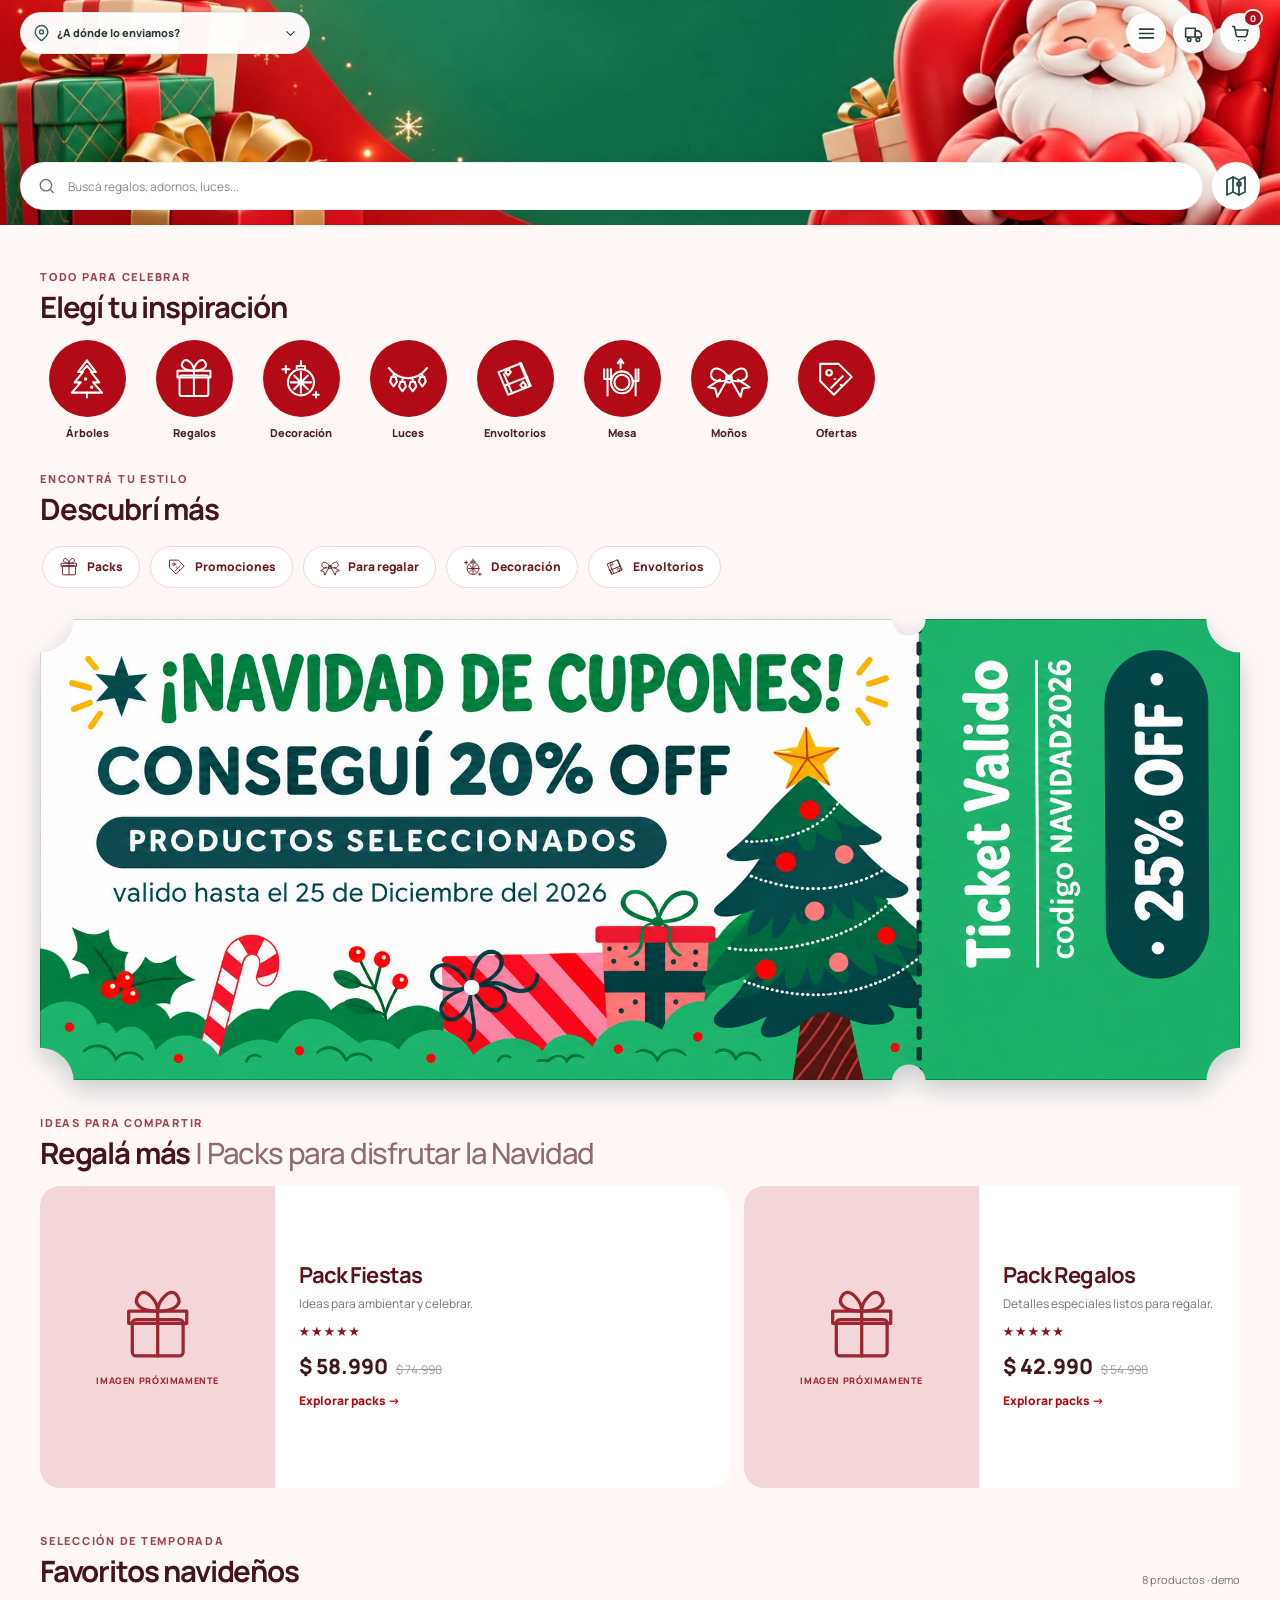
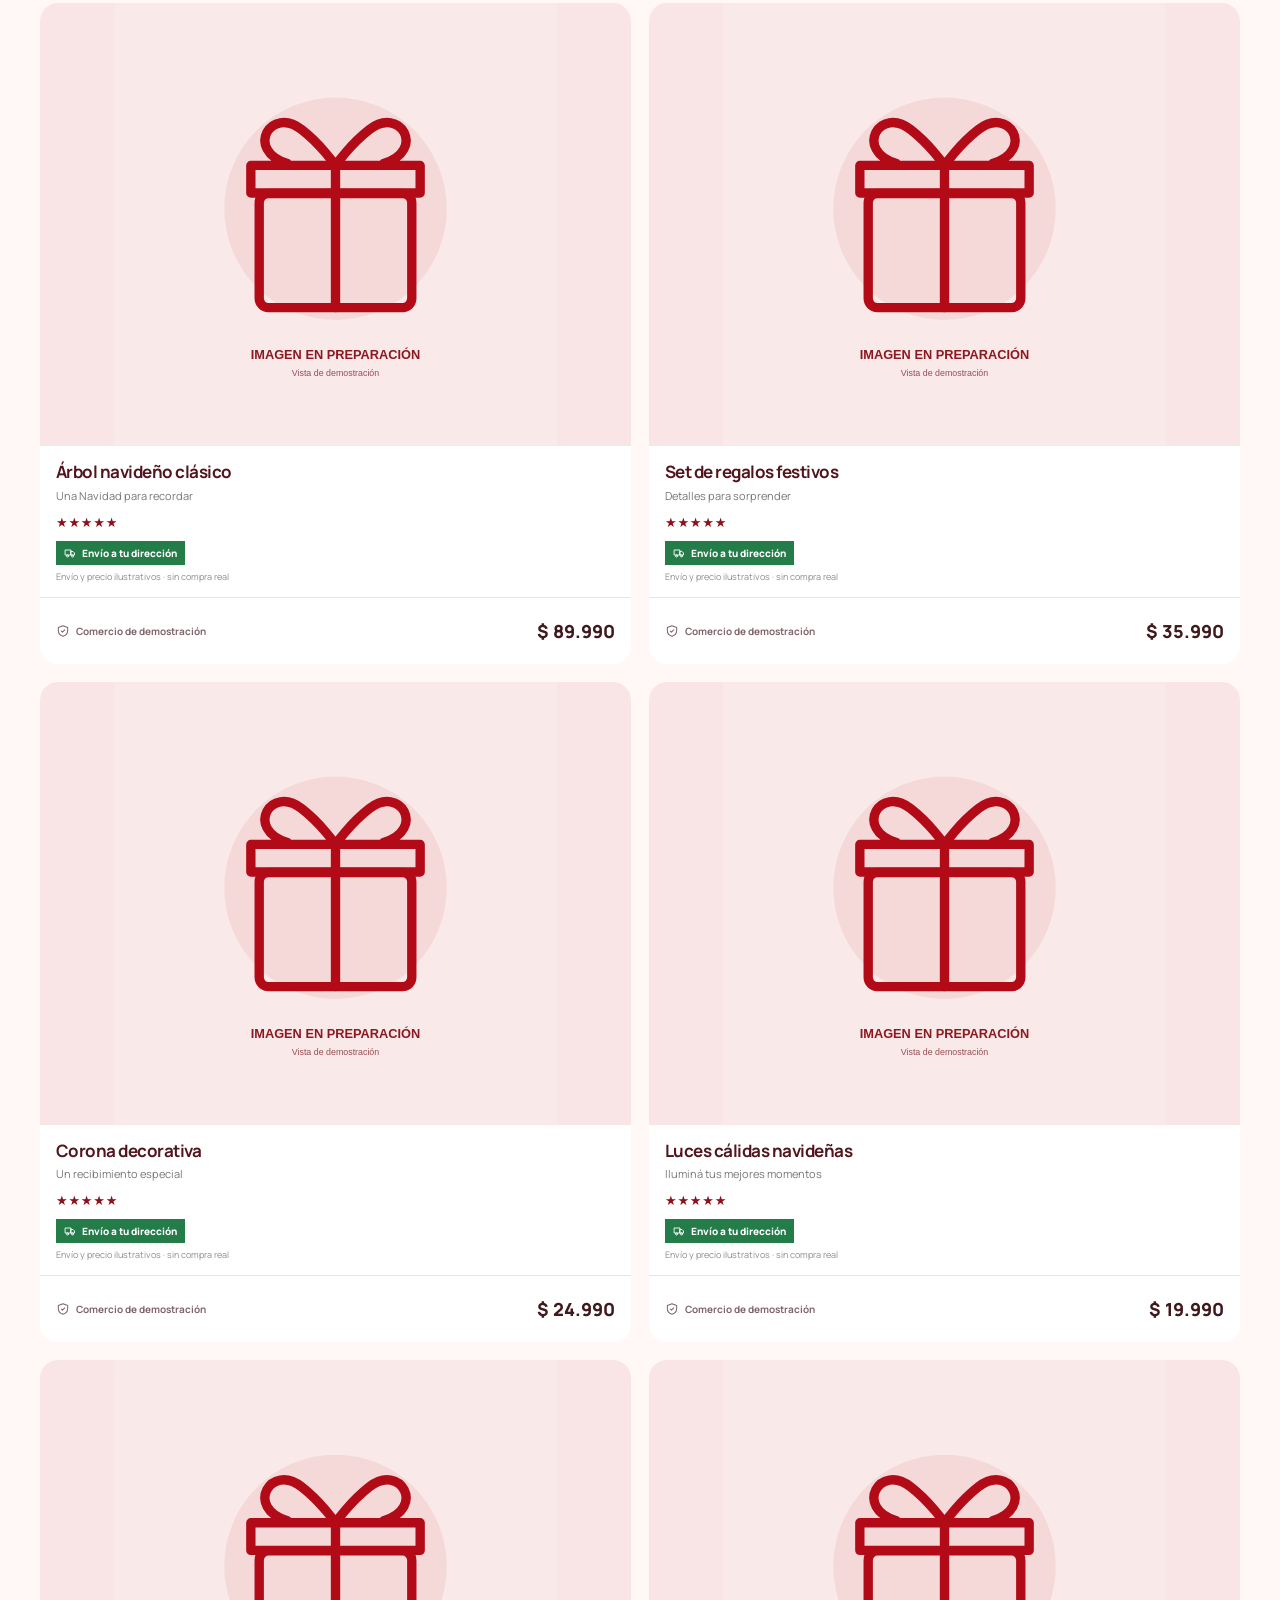
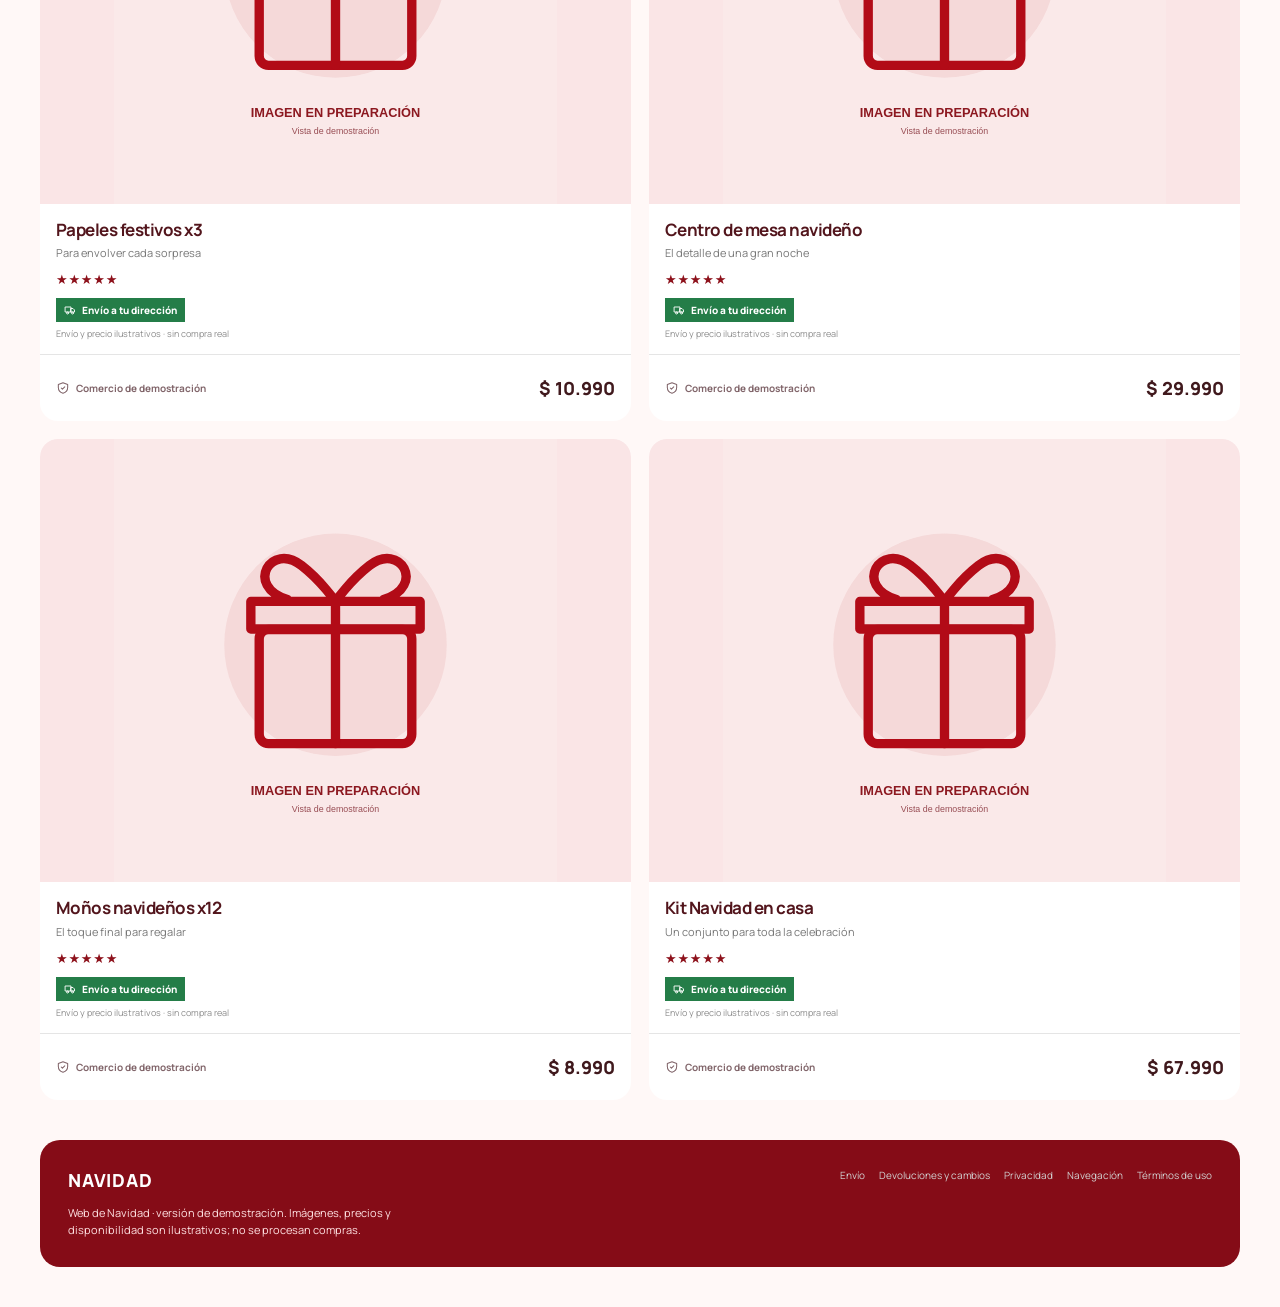
<file: index.html>
<!doctype html>
<html lang="es" class="christmas-site">
<head>
  <meta charset="utf-8" />
  <meta name="viewport" content="width=device-width, initial-scale=1" />
  <meta name="theme-color" content="#16878C" />
  <title>Web de Navidad · Regalos y decoración</title>
  <meta name="description" content="Inspiración navideña, regalos, decoración y detalles para celebrar. Catálogo de demostración, sin ventas activas." />
  <link rel="preconnect" href="https://fonts.googleapis.com" />
  <link rel="preconnect" href="https://fonts.gstatic.com" crossorigin />
  <link href="https://fonts.googleapis.com/css2?family=Manrope:wght@400;500;600;700;800&display=swap" rel="stylesheet" />
  <link rel="stylesheet" href="./css/base.css" />
  <link rel="stylesheet" href="./css/home.css" />
  <link rel="stylesheet" href="./css/navidad-home.css?v=20261105-collections-01" />
  <link rel="stylesheet" href="./css/site-tabbar.css?v=20261105-tabbar-v1" />
</head>
<body class="christmas-home">
  <div class="site-shell" id="top">
    <section class="hero christmas-hero christmas-hero--app" aria-labelledby="heroTitle">
      <div class="christmas-hero__art" aria-hidden="true">
        <span class="christmas-hero__snow christmas-hero__snow--one"></span>
        <span class="christmas-hero__snow christmas-hero__snow--two"></span>
        <span class="christmas-hero__moon"></span>
        <span class="christmas-hero__horizon"></span>
      </div>

      <header class="site-header christmas-hero__topbar" aria-label="Accesos superiores">
        <button class="location-strip" id="locationTrigger" type="button" aria-label="Elegir domicilio de entrega" aria-haspopup="dialog" aria-controls="locationModal">
          <span class="location-strip__icon" aria-hidden="true">
            <svg viewBox="0 0 24 24"><path d="M20 10c0 5-8 11-8 11S4 15 4 10a8 8 0 1 1 16 0Z"/><circle cx="12" cy="10" r="2.5"/></svg>
          </span>
          <span class="location-strip__copy">
            <strong id="locationPrimary">¿A dónde lo enviamos?</strong>
            <small id="locationSecondary" class="sr-only">Ingresá tu código postal y dirección opcional</small>
          </span>
          <svg class="location-strip__chevron" viewBox="0 0 24 24" aria-hidden="true"><path d="m6 9 6 6 6-6"/></svg>
        </button>
        <nav class="christmas-hero__actions" aria-label="Accesos rápidos">
          <button class="icon-button icon-button--inverse" id="menuToggle" type="button" aria-label="Abrir menú" aria-controls="siteMenu" aria-expanded="false">
            <svg viewBox="0 0 24 24" aria-hidden="true"><path d="M4 7h16M4 12h16M4 17h16"/></svg>
          </button>
          <a class="icon-button icon-button--inverse christmas-hero__tracking-link" href="./tracking.html" aria-label="Consultar mi pedido">
            <svg viewBox="0 0 24 24" aria-hidden="true"><path d="M3 6h11v10H3Z"/><path d="M14 9h4l3 3v4h-7Z"/><circle cx="7" cy="19" r="2"/><circle cx="17" cy="19" r="2"/></svg>
          </a>
          <button class="cart-button" id="cartButton" type="button" aria-label="Abrir carrito de demostración">
            <svg viewBox="0 0 24 24" aria-hidden="true"><path d="M3 4h2l2.2 10.2a2 2 0 0 0 2 1.6h7.9a2 2 0 0 0 2-1.6L20.5 8H6.1M10 20h.01M17 20h.01"/></svg>
            <span class="cart-count" id="cartCount">0</span>
          </button>
        </nav>
      </header>

      <h1 class="sr-only" id="heroTitle">Web de Navidad: regalos, decoración y packs</h1>
      <div class="christmas-hero__bottom">
        <section class="search-block" aria-label="Buscar productos">
          <label class="sr-only" for="productSearch">Buscar productos navideños</label>
          <div class="search-field">
            <svg viewBox="0 0 24 24" aria-hidden="true"><circle cx="11" cy="11" r="7"/><path d="m20 20-3.5-3.5"/></svg>
            <input id="productSearch" type="search" placeholder="Buscá regalos, adornos, luces..." autocomplete="off"/>
          </div>
        </section>
        <button class="christmas-hero__map-button" id="mapTrigger" type="button" aria-label="Elegir ubicación de envío" aria-haspopup="dialog" aria-controls="locationModal">
          <svg viewBox="0 0 24 24" aria-hidden="true"><path d="m3 6 6-3 6 3 6-3v15l-6 3-6-3-6 3Z"/><path d="M9 3v15M15 6v15"/><circle cx="15" cy="10" r="2"/></svg>
        </button>
      </div>
    </section>

    <div class="page-content">
      <main>
        <section class="section section--categories" id="categorias" aria-labelledby="categoryTitle">
          <div class="section-heading">
            <div>
              <span class="eyebrow eyebrow--dark">TODO PARA CELEBRAR</span>
              <h2 id="categoryTitle">Elegí tu inspiración</h2>
            </div>
          </div>
          <div class="category-scroller category-one-rail" id="categoryList" aria-label="Categorías navideñas, una fila desplazable"></div>
        </section>

<section class="section section--filters" aria-labelledby="filtersTitle">
          <div class="section-heading">
            <div><span class="eyebrow eyebrow--dark">ENCONTRÁ TU ESTILO</span><h2 id="filtersTitle">Descubrí más</h2></div>
          </div>
          <div class="filter-scroller" id="filterList" role="group" aria-label="Filtros rápidos de productos"></div>
        </section>

        <section class="christmas-middle-banner christmas-middle-banner--ticket" aria-label="Cupón promocional de Navidad">
          <a class="coupon-ticket__frame" href="#productos" title="Promoción ilustrativa en la versión de demostración">
            <img
              class="coupon-ticket__image"
              src="./assets/christmas-coupon-banner.png"
              alt="¡Navidad de cupones! Conseguí 20% OFF en productos seleccionados, válido hasta el 25 de diciembre de 2026. Talón: Ticket válido, código NAVIDAD2026, 25% OFF."
              width="2022"
              height="778"
              decoding="async"
              loading="lazy"
            />
          </a>
        </section>

        <section class="section section--combos" id="packs" aria-labelledby="comboTitle">
          <div class="section-heading">
            <div>
              <span class="eyebrow eyebrow--dark">IDEAS PARA COMPARTIR</span>
              <h2 id="comboTitle">Regalá más <span>| Packs para disfrutar la Navidad</span></h2>
            </div>
          </div>
          <div class="combo-scroller" id="comboList" aria-label="Combos"></div>
        </section>

        <section class="section section--products" id="productos" aria-labelledby="productTitle">
          <div class="section-heading section-heading--products">
            <div>
              <span class="eyebrow eyebrow--dark">SELECCIÓN DE TEMPORADA</span>
              <h2 id="productTitle">Favoritos navideños</h2>
            </div>
            <span class="result-count" id="resultCount" aria-live="polite"></span>
          </div>
          <div class="product-grid" id="productGrid"></div>
          <div class="empty-state" id="emptyState" hidden>
            <strong>No encontramos productos.</strong>
            <span>Probá con otra búsqueda.</span>
          </div>
        </section>
      </main>

      <footer class="site-footer">
        <div class="site-footer__brand">
          <span class="utility-logo utility-logo--footer">NAVIDAD</span>
          <p>Web de Navidad · versión de demostración. Imágenes, precios y disponibilidad son ilustrativos; no se procesan compras.</p>
        </div>
        <nav class="site-footer__links" aria-label="Políticas">
          <button type="button" data-reserved="Política de envío">Envío</button>
          <button type="button" data-reserved="Devoluciones y cambios">Devoluciones y cambios</button>
          <button type="button" data-reserved="Privacidad y datos">Privacidad</button>
          <button type="button" data-reserved="Navegación y medición">Navegación</button>
          <button type="button" data-reserved="Términos de uso">Términos de uso</button>
        </nav>
      </footer>
    </div>
  </div>

<nav class="sc-tabbar" data-site-tabbar data-base="./" data-active="home" aria-label="Navegación principal"></nav>

    <div class="overlay" id="menuOverlay" hidden></div>
  <aside class="side-menu" id="siteMenu" aria-label="Menú principal" aria-hidden="true">
    <div class="side-menu__header">
      <span class="utility-logo utility-logo--dark">NAVIDAD</span>
      <button class="icon-button" id="menuClose" type="button" aria-label="Cerrar menú">
        <svg viewBox="0 0 24 24" aria-hidden="true"><path d="m6 6 12 12M18 6 6 18" /></svg>
      </button>
    </div>

    <nav class="menu-nav">
      <a class="menu-link" href="#top" data-close-menu>
        <span class="menu-icon"><svg viewBox="0 0 24 24"><path d="M3 11.5 12 4l9 7.5V21h-6v-6H9v6H3Z" /></svg></span>
        <span>INICIO</span>
      </a>

      <details class="menu-group">
        <summary class="menu-link">
          <span class="menu-icon"><svg viewBox="0 0 24 24"><path d="m4 8 8-4 8 4-8 4-8-4Z" /><path d="m4 12 8 4 8-4M4 16l8 4 8-4" /></svg></span>
          <span>COLECCIONES</span>
          <svg class="menu-chevron" viewBox="0 0 24 24"><path d="m9 6 6 6-6 6" /></svg>
        </summary>
        <div class="menu-subnav">
          <a href="./colecciones/arboles.html" data-collection-nav="arboles" data-close-menu>ÁRBOLES</a>
          <a href="./colecciones/regalos.html" data-collection-nav="regalos" data-close-menu>REGALOS</a>
          <a href="./colecciones/decoracion.html" data-collection-nav="decoracion" data-close-menu>DECORACIÓN</a>
          <a href="./colecciones/luces.html" data-collection-nav="luces" data-close-menu>LUCES</a>
          <a href="./colecciones/envoltorios.html" data-collection-nav="envoltorios" data-close-menu>ENVOLTORIOS</a>
          <a href="./colecciones/mesa.html" data-collection-nav="mesa" data-close-menu>MESA</a>
          <a href="./colecciones/monos.html" data-collection-nav="monos" data-close-menu>MOÑOS</a>
          <a href="./colecciones/ofertas.html" data-collection-nav="ofertas" data-close-menu>OFERTAS</a>
        </div>
      </details>

      <button class="menu-link" type="button" data-reserved="Cupones">
        <span class="menu-icon"><svg viewBox="0 0 24 24"><path d="M4 7a2 2 0 0 1 2-2h12a2 2 0 0 1 2 2v3a2.5 2.5 0 0 0 0 4v3a2 2 0 0 1-2 2H6a2 2 0 0 1-2-2v-3a2.5 2.5 0 0 0 0-4Z" /><path d="M12 7v10" /></svg></span>
        <span>PROMOCIONES</span>
      </button>

      <a class="menu-link" href="#productos" data-close-menu>
        <span class="menu-icon"><svg viewBox="0 0 24 24"><path d="m12 3 2.3 4.7L19.5 9l-3.8 3.7.9 5.3-4.6-2.5L7.4 18l.9-5.3L4.5 9l5.2-1.3Z" /></svg></span>
        <span>NOVEDADES</span>
      </a>

      <div class="menu-divider"></div>

      <a class="menu-link" href="./tracking.html" data-close-menu>
        <span class="menu-icon"><svg viewBox="0 0 24 24"><path d="M3 6h11v10H3Z" /><path d="M14 9h4l3 3v4h-7ZM7 19a2 2 0 1 0 0-4 2 2 0 0 0 0 4ZM17 19a2 2 0 1 0 0-4 2 2 0 0 0 0 4Z" /></svg></span>
        <span>SABER DE MI ENVÍO</span>
      </a>

      <a class="menu-link" href="./soporte.html" data-close-menu>
        <span class="menu-icon"><svg viewBox="0 0 24 24"><path d="M4 5h16v11H8l-4 4Z" /></svg></span>
        <span>SOPORTE</span>
      </a>

      <div class="menu-divider"></div>

      <details class="menu-group">
        <summary class="menu-link">
          <span class="menu-icon"><svg viewBox="0 0 24 24"><path d="M6 3h9l3 3v15H6Z" /><path d="M14 3v4h4M9 11h6M9 15h6" /></svg></span>
          <span>POLÍTICAS</span>
          <svg class="menu-chevron" viewBox="0 0 24 24"><path d="m9 6 6 6-6 6" /></svg>
        </summary>
        <div class="menu-subnav">
          <button type="button" data-reserved="Política de envío">ENVÍO</button>
          <button type="button" data-reserved="Devolución o cambios">DEVOLUCIÓN O CAMBIOS</button>
          <button type="button" data-reserved="Navegación / medición">NAVEGACIÓN</button>
          <button type="button" data-reserved="Privacidad / datos">PRIVACIDAD / DATOS</button>
          <button type="button" data-reserved="Términos comerciales">TÉRMINOS COMERCIALES</button>
          <button type="button" data-reserved="Términos de uso">TÉRMINOS DE USO</button>
        </div>
      </details>
    </nav>
  </aside>

  <div class="modal-backdrop" id="locationModal" hidden>
    <section class="location-modal" role="dialog" aria-modal="true" aria-labelledby="locationTitle">
      <div class="modal-heading">
        <div>
          <span class="eyebrow eyebrow--dark">UBICACIÓN DE ENVÍO</span>
          <h2 id="locationTitle">¿A dónde lo enviamos?</h2>
        </div>
        <button class="icon-button" id="locationClose" type="button" aria-label="Cerrar">
          <svg viewBox="0 0 24 24"><path d="m6 6 12 12M18 6 6 18" /></svg>
        </button>
      </div>

      <form id="locationForm" novalidate>
        <label class="field-label" for="postalCode">Código postal</label>
        <input class="text-field" id="postalCode" name="postalCode" type="text" inputmode="text" autocomplete="postal-code" maxlength="8" placeholder="Ej. 1414 o C1414ABC" required />
        <small class="field-help">Preparado para autocompletado geográfico cuando se conecte la fuente autorizada.</small>

        <label class="field-label" for="streetAddress">Dirección <span>opcional</span></label>
        <input class="text-field" id="streetAddress" name="streetAddress" type="text" autocomplete="street-address" maxlength="120" placeholder="Calle y altura" />

        <p class="session-note">Esta ubicación se comparte con Home y Product Page durante la sesión. No representa por sí sola una tarifa o promesa logística.</p>

        <div class="modal-actions">
          <button class="button button--secondary" id="locationCancel" type="button">Cancelar</button>
          <button class="button button--dark" type="submit">Guardar ubicación</button>
        </div>
      </form>
    </section>
  </div>

  <div class="toast" id="toast" role="status" aria-live="polite"></div>

  <script type="module" src="./js/app.js?v=20261105-tabbar-v1"></script>
  <script type="module" src="./js/shared/site-tabbar.js?v=20261105-tabbar-v1"></script>
</body>
</html>
</file>
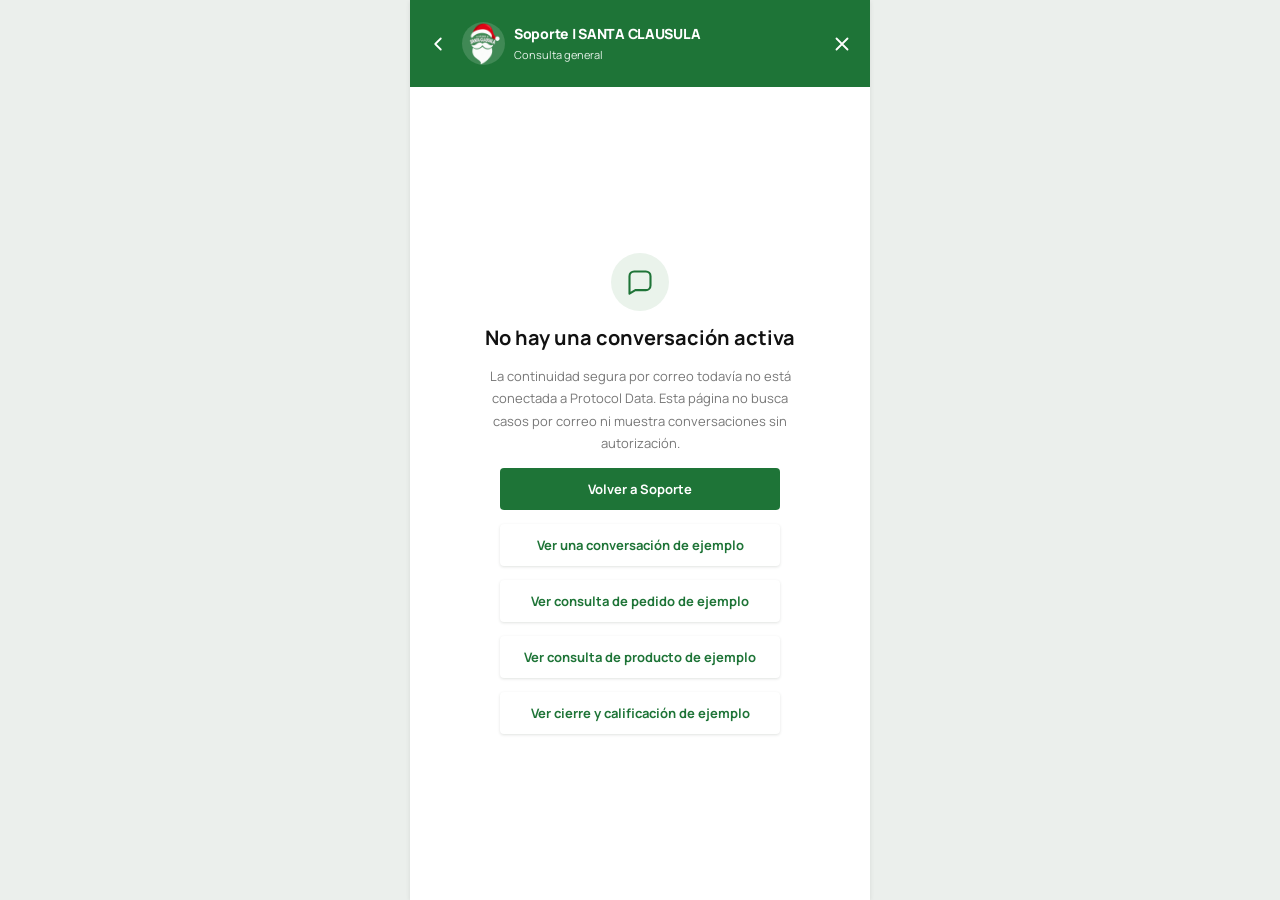
<file: conversacion.html>
<!doctype html>
<html lang="es-AR">
<head>
  <meta charset="utf-8" />
  <meta name="viewport" content="width=device-width, initial-scale=1, viewport-fit=cover" />
  <meta name="theme-color" content="#1E7437" />
  <meta name="santa-clausula-conversation-build" content="20261105-closure-rating-01" />
  <meta name="robots" content="noindex, nofollow" />
  <title>Conversación de Soporte | SANTA CLAUSULA</title>
  <meta name="description" content="Interfaz de conversación de Soporte. Actualmente disponible solamente como demostración." />
  <link rel="icon" type="image/webp" href="./assets/santa-clausula-logo.webp" />
  <link rel="preconnect" href="https://fonts.googleapis.com" />
  <link rel="preconnect" href="https://fonts.gstatic.com" crossorigin />
  <link href="https://fonts.googleapis.com/css2?family=Manrope:wght@400;500;600;700;800&display=swap" rel="stylesheet" />
  <link rel="stylesheet" href="./css/customer-conversation-v1.css?v=20261105-closure-rating-01" />
  <link rel="stylesheet" href="./css/conversation-rating-v1.css?v=20261105-rating-01" />
</head>
<body class="customer-conversation-body">
  <main class="conversation-shell" aria-labelledby="conversationHeading">
    <header class="conversation-header">
      <a class="conversation-header__back" href="./soporte.html" aria-label="Volver a Soporte">
        <svg viewBox="0 0 24 24" aria-hidden="true"><path d="m15 18-6-6 6-6" /></svg>
      </a>
      <div class="conversation-header__avatar" aria-hidden="true">
        <img src="./assets/santa-clausula-logo.webp" alt="" width="46" height="46" decoding="async" />
      </div>
      <div class="conversation-header__copy">
        <h1 id="conversationHeading">Soporte | SANTA CLAUSULA</h1>
        <p id="conversationSubtitle">Consulta general</p>
      </div>
      <a class="conversation-header__close" href="./soporte.html" aria-label="Cerrar vista y volver a Soporte">
        <svg viewBox="0 0 24 24" aria-hidden="true"><path d="M18 6 6 18M6 6l12 12" /></svg>
      </a>
    </header>

    <section id="conversationDemo" class="conversation-panel" aria-label="Vista previa de conversación" hidden>
      <div class="conversation-demo-notice" role="status">
        <span class="conversation-demo-notice__dot" aria-hidden="true"></span>
        Vista previa de diseño · mensajes ficticios · sin conexión con Soporte
      </div>
      <nav class="conversation-preview-switch" aria-label="Cambiar escenario de ejemplo">
        <a href="./conversacion.html?demo=1" data-conversation-preview="general">General</a>
        <a href="./conversacion.html?demo=buyer-pending" data-conversation-preview="buyer-pending">Sin verificar</a>
        <a href="./conversacion.html?demo=buyer-verified" data-conversation-preview="buyer-verified">Pedido verificado</a>
        <a href="./conversacion.html?demo=product" data-conversation-preview="product">Producto</a>
        <a href="./conversacion.html?demo=closed-rating" data-conversation-preview="closed-rating">Calificación</a>
      </nav>
      <div class="conversation-context">
        <div class="conversation-context__row">
          <span id="conversationContextReason">Motivo: Cambios y devoluciones</span>
          <span id="conversationContextStatus" class="conversation-context__status">En proceso (ejemplo)</span>
        </div>
      </div>
      <section id="conversationBuyerPending" class="conversation-buyer-context conversation-buyer-context--pending" aria-label="Estado de verificación del pedido de ejemplo" hidden>
        <div class="conversation-buyer-context__intro">
          <span class="conversation-buyer-context__symbol" aria-hidden="true">
            <svg viewBox="0 0 24 24"><path d="M12 3 4 6v6c0 5 3.4 8 8 9 4.6-1 8-4 8-9V6l-8-3Z"/><path d="M12 8v5m0 3h.01"/></svg>
          </span>
          <div class="conversation-buyer-context__copy">
            <strong>Compra pendiente de verificación</strong>
            <p>No hay un pedido asociado de forma segura a esta conversación.</p>
          </div>
        </div>
      </section>
      <section id="conversationBuyerVerified" class="conversation-buyer-context conversation-buyer-context--verified" aria-label="Pedido asociado ficticio de demostración" hidden>
        <div class="conversation-buyer-context__intro">
          <span class="conversation-buyer-context__symbol" aria-hidden="true">
            <svg viewBox="0 0 24 24"><path d="M20 6 9 17l-5-5"/></svg>
          </span>
          <div class="conversation-buyer-context__copy">
            <strong>Compra verificada (ejemplo)</strong>
            <p>Datos ficticios para revisar el diseño.</p>
          </div>
        </div>
        <div class="conversation-order-card" aria-label="Resumen de pedido de ejemplo">
          <div class="conversation-order-card__top">
            <span class="conversation-order-card__icon" aria-hidden="true">
              <svg viewBox="0 0 24 24"><path d="M3 7 12 3l9 4v10l-9 4-9-4V7Z"/><path d="M3 7l9 4 9-4M12 11v10"/></svg>
            </span>
            <div class="conversation-order-card__identity">
              <strong>Pedido #SC-DEMO</strong>
              <span>Pedido asociado · Ficticio</span>
            </div>
          </div>
          <div class="conversation-order-card__status">
            <span>Estado del pedido</span>
            <strong>En preparación (ejemplo)</strong>
          </div>
        </div>
      </section>
      <section id="conversationProductContext" class="conversation-product-context" aria-label="Contexto de producto de ejemplo" hidden>
        <p class="conversation-product-context__label">Estás consultando por este producto</p>
        <div class="conversation-product-card">
          <img class="conversation-product-card__image" src="./assets/proyector-navideno-producto.webp" alt="Proyector de formas navideñas portable" width="64" height="80" decoding="async" />
          <div class="conversation-product-card__copy">
            <strong>Proyector de formas navideñas portable</strong>
            <span>Producto consultado · Ejemplo</span>
            <small>La oferta seleccionada se mostrará cuando exista un contexto comercial autorizado.</small>
          </div>
        </div>
      </section>
      <div id="conversationMessagesDemo" class="conversation-messages" role="log" aria-label="Mensajes de ejemplo">
        <p class="conversation-day">Hoy · Conversación de ejemplo</p>
        <article class="conversation-message conversation-message--customer">
          <div class="conversation-message__bubble">
            <p id="conversationSampleCustomer">Hola, quería consultar sobre las opciones de devolución.</p>
            <span>Vos · 10:32</span>
          </div>
        </article>
        <article class="conversation-message conversation-message--support">
          <span class="conversation-message__avatar" aria-hidden="true">
            <img src="./assets/santa-clausula-logo.webp" alt="" width="28" height="28" decoding="async" />
          </span>
          <div class="conversation-message__bubble">
            <p id="conversationSampleSupport">¡Hola! Recibimos tu consulta. Vamos a ayudarte con la información correspondiente.</p>
            <span>Soporte · 10:35</span>
          </div>
        </article>
        <p class="conversation-privacy">Los mensajes reales serán privados de cada conversación autorizada.</p>
      </div>
      <div id="conversationClosedNotice" class="conversation-closed-notice" role="status" hidden>
        <span class="conversation-closed-notice__mark" aria-hidden="true">✓</span>
        <div class="conversation-closed-notice__copy">
          <strong>Conversación finalizada</strong>
          <span>Ya no es posible responder en este chat.</span>
        </div>
        <button id="conversationReopenRating" type="button" class="conversation-closed-notice__rate">Calificar atención</button>
      </div>
      <div id="conversationComposerPreview" class="conversation-composer" aria-label="Redacción de mensajes: no disponible en demostración">
        <div class="conversation-composer__bar">
          <button type="button" disabled aria-label="Adjuntar archivo, no habilitado" title="Adjuntos disponibles tras activar Soporte">
            <svg viewBox="0 0 24 24" aria-hidden="true"><path d="m19 13-7.6 7.6a5 5 0 0 1-7-7L13 4.9a3.4 3.4 0 0 1 4.8 4.8l-8.5 8.5a1.7 1.7 0 0 1-2.4-2.4L14.5 8" /></svg>
          </button>
          <textarea rows="1" disabled aria-label="Escribir mensaje, no habilitado" placeholder="Escribí tu mensaje..."></textarea>
          <button type="button" class="conversation-composer__send" disabled aria-label="Enviar mensaje, no habilitado" title="Envío disponible al conectar Protocol Data">
            <svg viewBox="0 0 24 24" aria-hidden="true"><path d="m22 2-7 20-4-9-9-4Z" /><path d="M22 2 11 13" /></svg>
          </button>
        </div>
        <p>Vista previa: no podés enviar mensajes desde esta pantalla.</p>
      </div>
    </section>

    <!-- Case A/B/C shared CSAT presentation fixture; no real feedback endpoint. -->
    <div id="conversationRatingBackdrop" class="conversation-rating-backdrop" hidden>
      <section id="conversationRatingSheet" class="conversation-rating-sheet" role="dialog" aria-modal="true" aria-labelledby="conversationRatingTitle" aria-describedby="conversationRatingQuestion" tabindex="-1">
        <div class="conversation-rating-handle" aria-hidden="true"></div>
        <button id="conversationRatingClose" class="conversation-rating-close" type="button" aria-label="Cerrar calificación">×</button>
        <div id="conversationRatingFormView" class="conversation-rating-view">
          <div class="conversation-rating-success-mark" aria-hidden="true">✓</div>
          <h2 id="conversationRatingTitle">Tu conversación finalizó</h2>
          <p id="conversationRatingQuestion" class="conversation-rating-question">¿Cómo calificarías la atención recibida?</p>
          <form id="conversationRatingForm" novalidate>
            <fieldset class="conversation-rating-fieldset">
              <legend class="visually-hidden">Seleccioná de una a cinco estrellas</legend>
              <div class="conversation-rating-stars" role="radiogroup" aria-label="Calificación de la atención">
                <button type="button" class="conversation-rating-star" data-rating-score="1" role="radio" aria-checked="false" aria-label="1 estrella · Muy mala">★</button>
                <button type="button" class="conversation-rating-star" data-rating-score="2" role="radio" aria-checked="false" aria-label="2 estrellas · Mala">★</button>
                <button type="button" class="conversation-rating-star" data-rating-score="3" role="radio" aria-checked="false" aria-label="3 estrellas · Regular">★</button>
                <button type="button" class="conversation-rating-star" data-rating-score="4" role="radio" aria-checked="false" aria-label="4 estrellas · Buena">★</button>
                <button type="button" class="conversation-rating-star" data-rating-score="5" role="radio" aria-checked="false" aria-label="5 estrellas · Excelente">★</button>
              </div>
            </fieldset>
            <p id="conversationRatingSelection" class="conversation-rating-selection" aria-live="polite">Seleccioná de 1 a 5 estrellas</p>
            <label class="conversation-rating-label" for="conversationRatingComment">¿Querés contarnos algo más?</label>
            <textarea id="conversationRatingComment" class="conversation-rating-comment" rows="3" maxlength="600" placeholder="Escribí tu opinión (opcional)"></textarea>
            <p class="conversation-rating-helper">Tu opinión nos ayuda a mejorar nuestro servicio.</p>
            <button id="conversationRatingSubmit" class="conversation-rating-submit" type="submit" disabled>Simular envío de calificación</button>
            <button id="conversationRatingSkip" class="conversation-rating-skip" type="button">Ahora no</button>
          </form>
          <p class="conversation-rating-disclosure">Demostración visual: no se envían ni almacenan calificaciones reales. Esta encuesta evalúa la atención, no el producto.</p>
        </div>
        <div id="conversationRatingFinished" class="conversation-rating-finished" hidden>
          <div class="conversation-rating-success-mark" aria-hidden="true">✓</div>
          <h2>Gracias por tu opinión</h2>
          <p>Esta es una confirmación de ejemplo. Tu calificación no se envió ni quedó registrada.</p>
          <button id="conversationRatingDone" class="conversation-rating-submit" type="button">Volver a la conversación</button>
        </div>
      </section>
    </div>

    <section id="conversationEmpty" class="conversation-empty" aria-labelledby="conversationEmptyTitle">
      <div class="conversation-empty__icon" aria-hidden="true">
        <svg viewBox="0 0 24 24"><path d="M21 15a4 4 0 0 1-4 4H8l-5 3V7a4 4 0 0 1 4-4h10a4 4 0 0 1 4 4v8Z" /></svg>
      </div>
      <h2 id="conversationEmptyTitle">No hay una conversación activa</h2>
      <p>La continuidad segura por correo todavía no está conectada a Protocol Data. Esta página no busca casos por correo ni muestra conversaciones sin autorización.</p>
      <a class="conversation-empty__return" href="./soporte.html">Volver a Soporte</a>
      <a class="conversation-empty__preview" href="./conversacion.html?demo=1">Ver una conversación de ejemplo</a>
      <a class="conversation-empty__preview" href="./conversacion.html?demo=buyer-pending">Ver consulta de pedido de ejemplo</a>
      <a class="conversation-empty__preview" href="./conversacion.html?demo=product">Ver consulta de producto de ejemplo</a>
      <a class="conversation-empty__preview" href="./conversacion.html?demo=closed-rating">Ver cierre y calificación de ejemplo</a>
    </section>
  </main>
  <script defer src="./js/customer-conversation-v1.js?v=20261105-closure-rating-01"></script>
  <script defer src="./js/conversation-rating-v1.js?v=20261105-rating-01"></script>
</body>
</html>
</file>
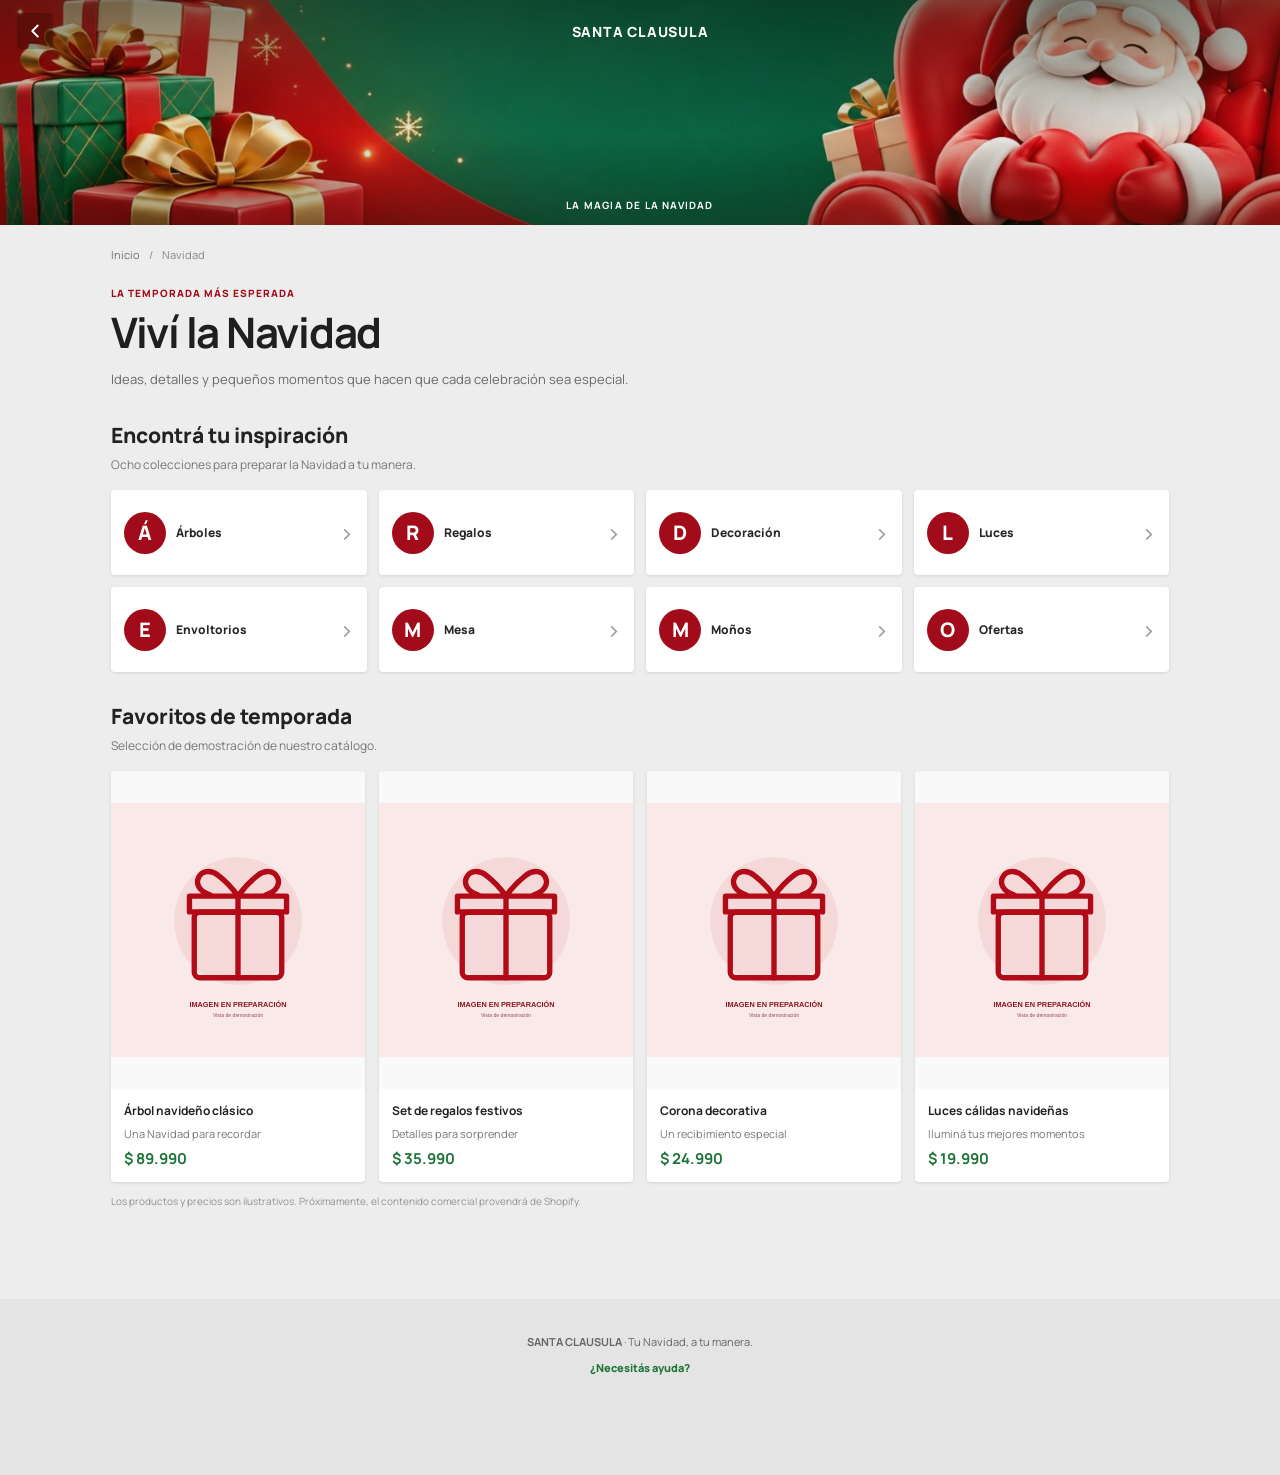
<file: navidad.html>
<!doctype html>
<html lang="es-AR" data-hub="navidad">
<head>
  <meta charset="utf-8" />
  <meta name="viewport" content="width=device-width, initial-scale=1, viewport-fit=cover" />
  <meta name="theme-color" content="#EDEDED" />
  <meta name="santa-clausula-hub-build" content="20261105-tabbar-v1" />
  <title>Navidad | SANTA CLAUSULA</title>
  <meta name="description" content="Explorá todo para celebrar la Navidad en SANTA CLAUSULA: árboles, luces, regalos y decoración." />
  <link rel="icon" type="image/webp" href="./assets/santa-clausula-logo.webp" />
  <link rel="preconnect" href="https://fonts.googleapis.com" />
  <link rel="preconnect" href="https://fonts.gstatic.com" crossorigin />
  <link href="https://fonts.googleapis.com/css2?family=Manrope:wght@400;500;600;700;800&display=swap" rel="stylesheet" />
  <link rel="stylesheet" href="./css/seasonal-hub.css?v=20261105-tabbar-v1" />
  <link rel="stylesheet" href="./css/site-tabbar.css?v=20261105-tabbar-v1" />
</head>
<body class="sc-hub-page">
  <section class="sc-hub-hero" aria-label="Imagen navideña de temporada">
    <img src="./assets/christmas-hero-banner.webp" alt="Escena ilustrativa de Navidad" fetchpriority="high" decoding="async" />
    <div class="sc-hub-hero__top">
      <a href="./index.html" class="sc-hub-hero__back" aria-label="Volver al inicio"><svg viewBox="0 0 24 24" aria-hidden="true"><path d="m15 18-6-6 6-6"/></svg></a>
      <a href="./index.html" class="sc-hub-hero__brand">SANTA CLAUSULA</a>
      <span class="sc-hub-hero__space" aria-hidden="true"></span>
    </div>
    <span class="sc-hub-hero__caption">LA MAGIA DE LA NAVIDAD</span>
  </section>
  <main class="sc-hub-main">
    <nav class="sc-hub-breadcrumb" aria-label="Ruta de navegación">
      <a href="./index.html">Inicio</a><span aria-hidden="true">/</span><span aria-current="page">Navidad</span>
    </nav>
    <header class="sc-hub-head">
      <p id="hubEyebrow" class="sc-hub-eyebrow"></p>
      <h1 id="hubTitle">Viví la Navidad</h1>
      <p id="hubIntro"></p>
    </header>
    <section class="sc-hub-section" aria-labelledby="hubCollectionTitle">
      <h2 id="hubCollectionTitle">Encontrá tu inspiración</h2>
      <p id="hubCollectionCaption" class="sc-hub-section__caption"></p>
      <div class="sc-hub-collection-grid" id="hubCollections" aria-label="Colecciones navideñas"></div>
    </section>
    <section class="sc-hub-section" aria-labelledby="hubProductTitle">
      <h2 id="hubProductTitle">Ideas navideñas</h2>
      <p class="sc-hub-section__caption">Selección de demostración de nuestro catálogo.</p>
      <div class="sc-hub-product-grid" id="hubProducts"></div>
      <p class="sc-hub-demo-note">Los productos y precios son ilustrativos. Próximamente, el contenido comercial provendrá de Shopify.</p>
    </section>
  </main>
  <footer class="sc-hub-footer">
    <p><strong>SANTA CLAUSULA</strong> · Tu Navidad, a tu manera.</p>
    <a href="./soporte.html">¿Necesitás ayuda?</a>
  </footer>
  <nav class="sc-tabbar" data-site-tabbar data-base="./" data-active="navidad" aria-label="Navegación principal"></nav>
  <script type="module" src="./js/seasonal-hub.js?v=20261105-tabbar-v1"></script>
  <script type="module" src="./js/shared/site-tabbar.js?v=20261105-tabbar-v1"></script>
</body>
</html>
</file>
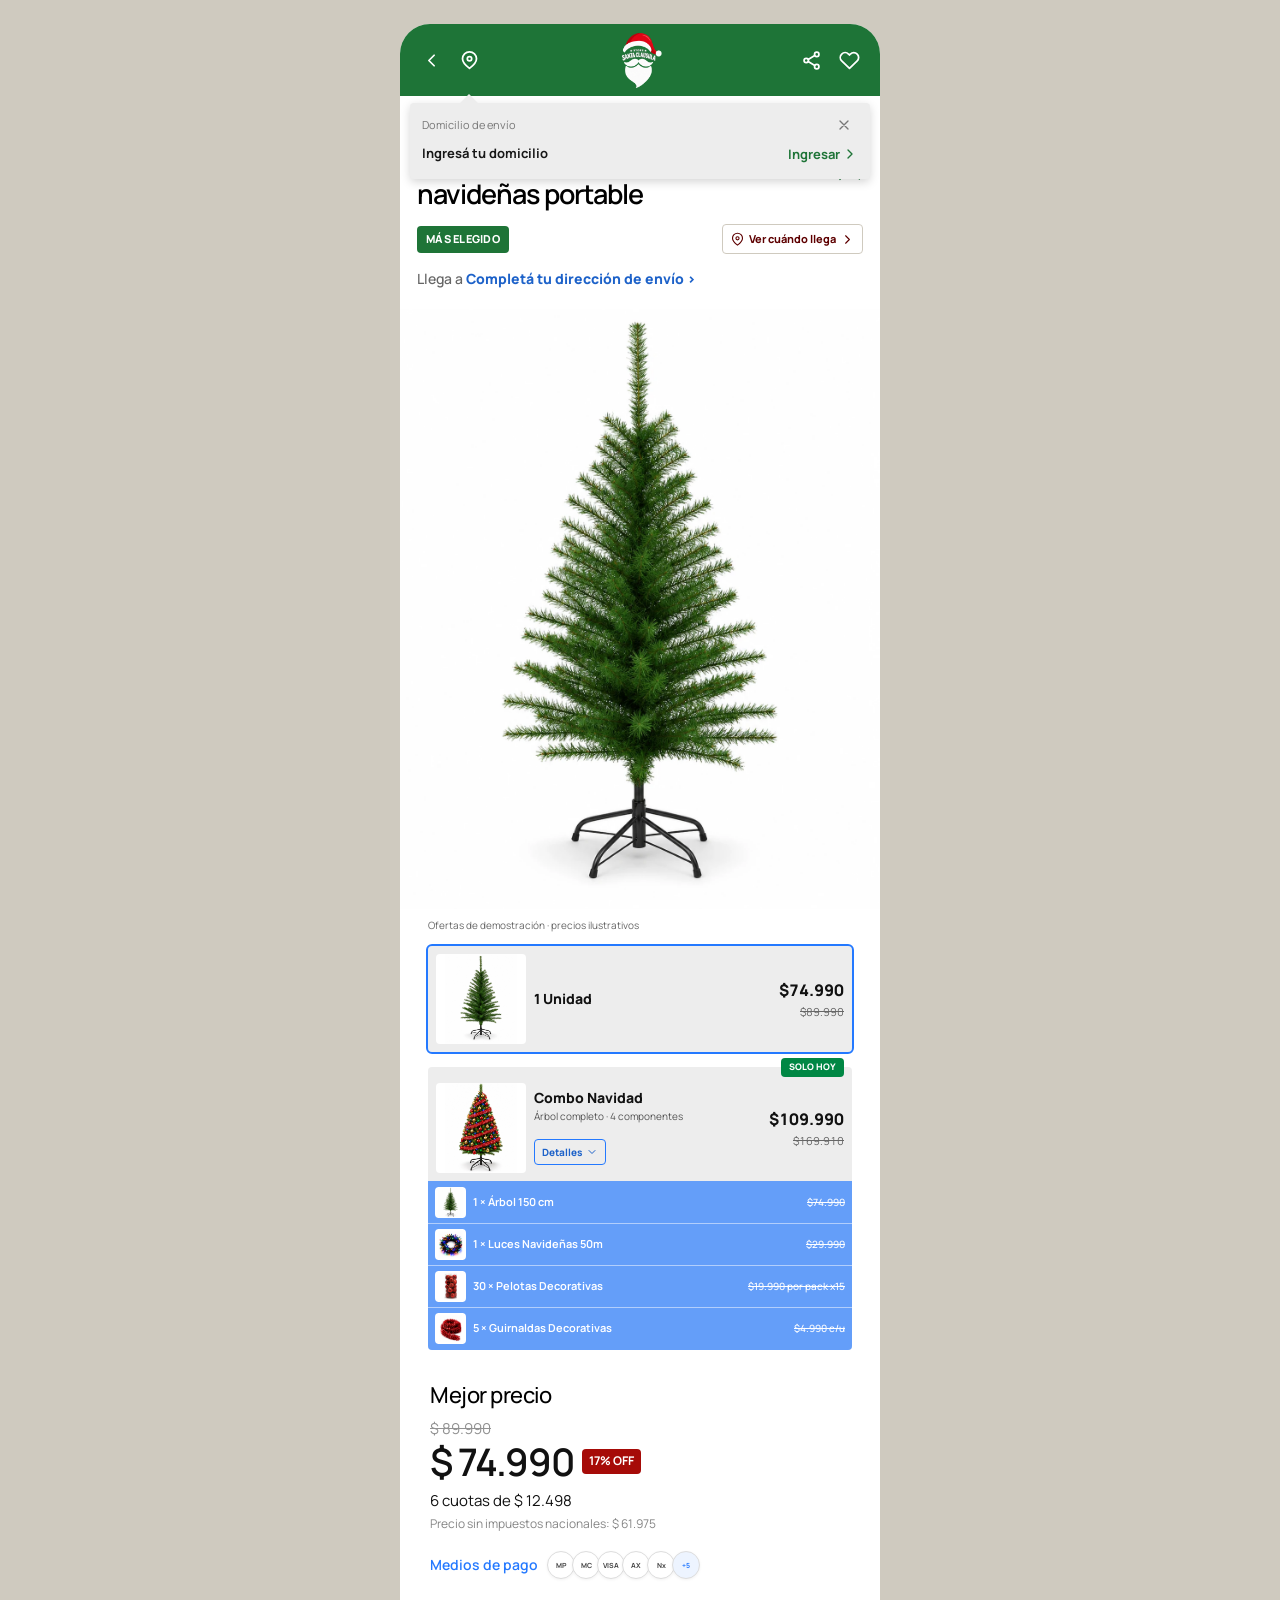
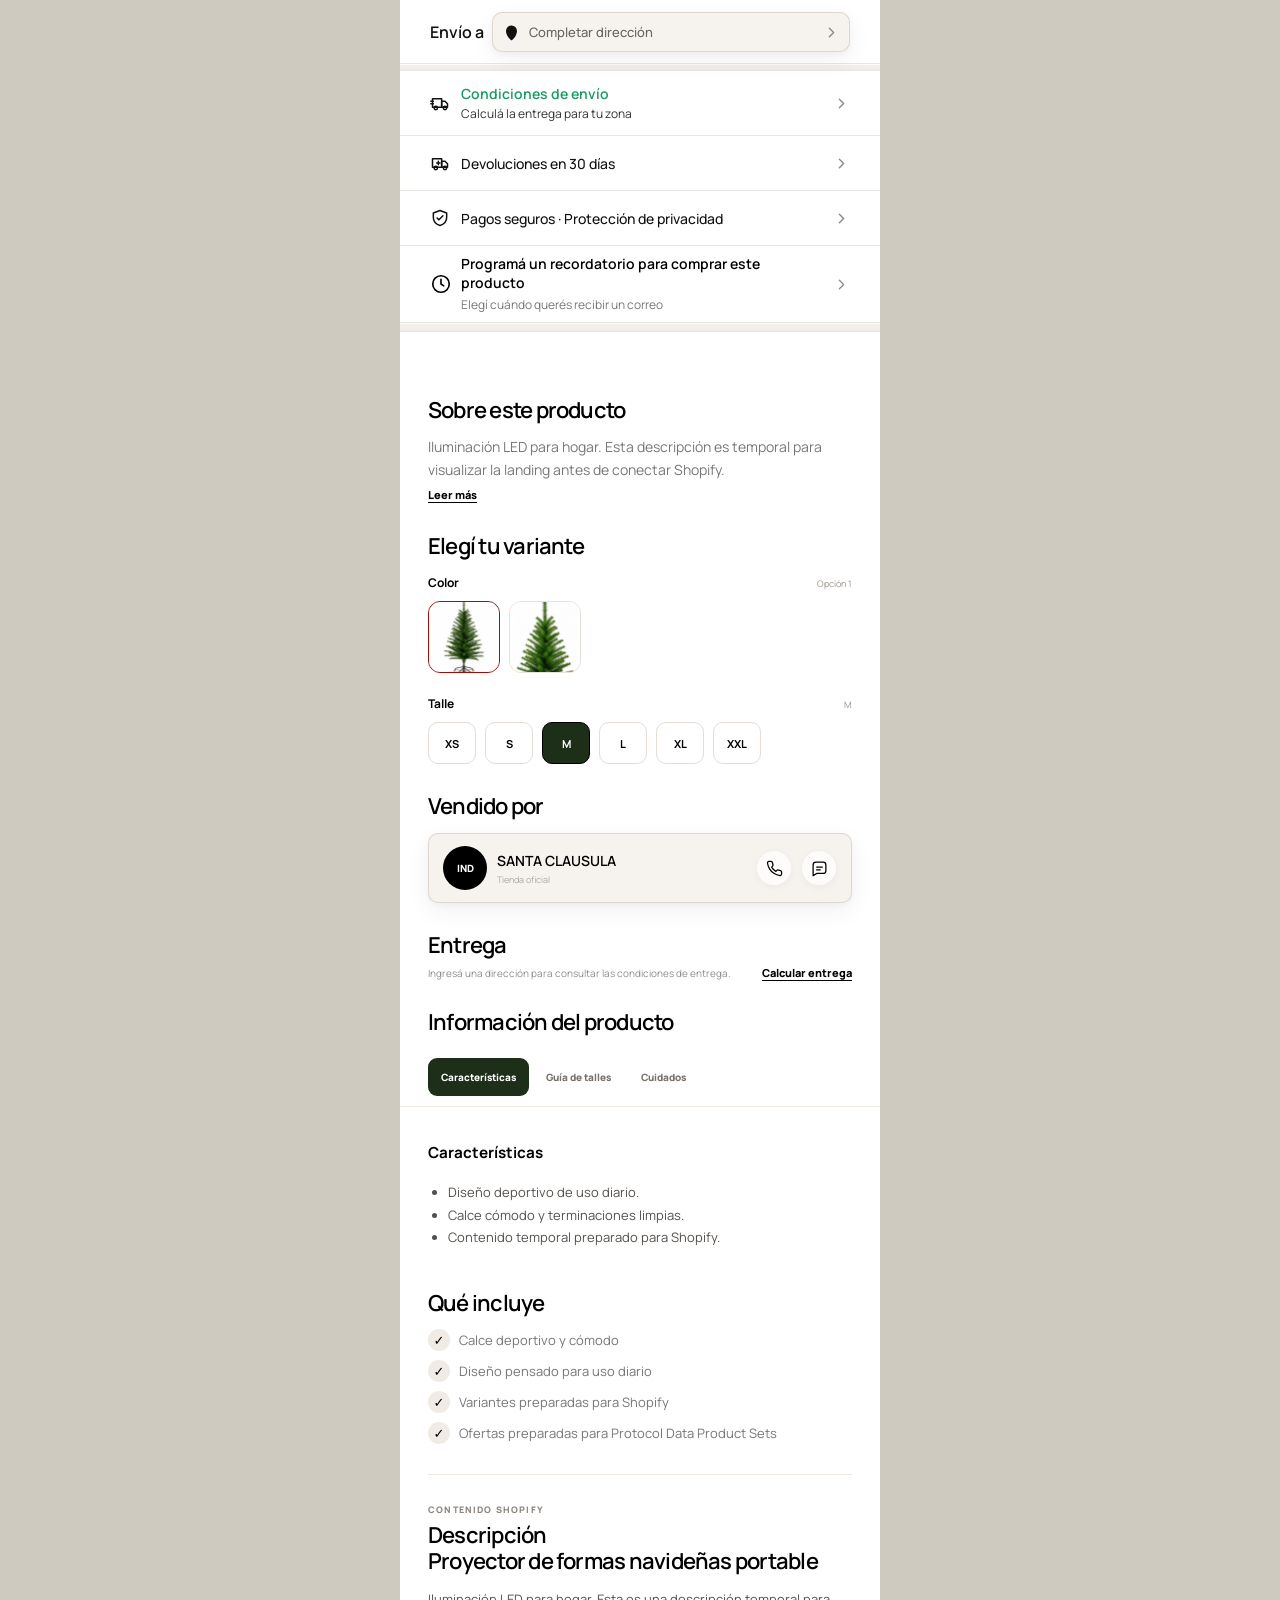
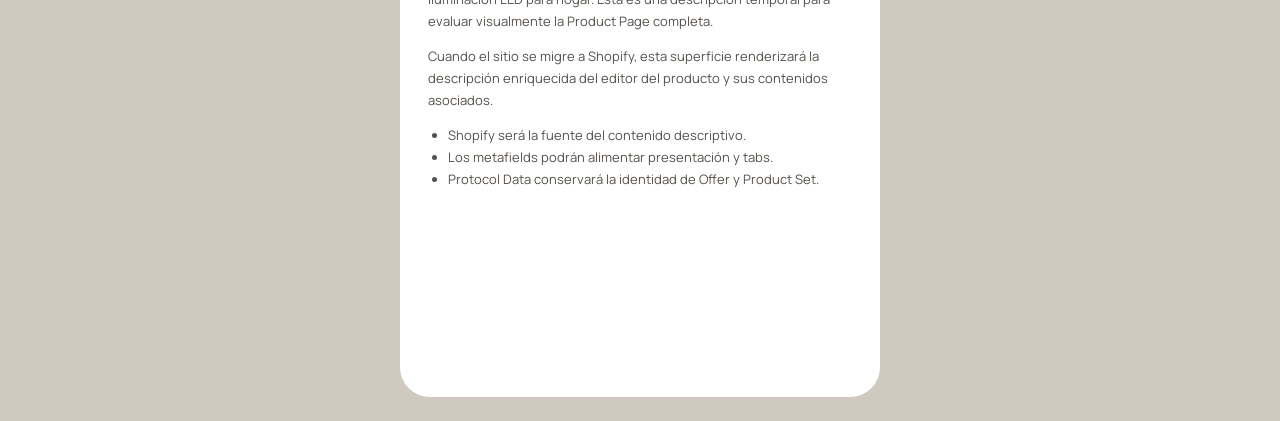
<file: product.html>
<!doctype html>
<html lang="es">
<head>
  <meta charset="utf-8" />
  <meta name="viewport" content="width=device-width, initial-scale=1, viewport-fit=cover" />
  <meta name="theme-color" content="#1E7437" />
  <meta name="web-de-navidad-product-build" content="20261105-product-chat-c-01" />
  <title>Proyector de formas navideñas portable · SANTA CLAUSULA</title>
  <meta name="description" content="Proyector navideño de iluminación LED para hogar. Ficha comercial en desarrollo de SANTA CLAUSULA." />
  <link rel="preconnect" href="https://fonts.googleapis.com" />
  <link rel="preconnect" href="https://fonts.gstatic.com" crossorigin />
  <link href="https://fonts.googleapis.com/css2?family=Manrope:wght@400;500;600;700;800&display=swap" rel="stylesheet" />
  <link rel="stylesheet" href="./css/base.css?v=20261030-1812" />
  <link rel="stylesheet" href="./css/product.css?v=20261030-1812" />
  <link rel="stylesheet" href="./css/product-combos-v1.css?v=20261031-2145" />
  <link rel="stylesheet" href="./css/product-offer-callout-v1.css?v=20261101-1832" />
  <link rel="stylesheet" href="./css/product-refinements-v1.css?v=20261102-0145" />
  <link rel="stylesheet" href="./css/product-v2-top.css?v=20261119-sds-01-1b" />
  <link rel="stylesheet" href="./css/product-v2-sticky.css?v=20261104-01" />
  <link rel="stylesheet" href="./css/product-v2-combo-refinement.css?v=20261120-sds-01-5-slide" />
  <link rel="stylesheet" href="./css/product-purchase-reminder-v1.css?v=20261104-01" />
  <link rel="stylesheet" href="./css/product-support-v2.css?v=20261105-case-c-02" />
  <link rel="stylesheet" href="./css/site-tabbar.css?v=20261105-tabbar-v1" />
</head>
<body class="product-body christmas-product-v2">
  <div class="product-shell">
    <header class="product-topbar christmas-product-header" aria-label="Encabezado SANTA CLAUSULA">
      <div class="christmas-product-header__leading">
        <a class="round-control" href="./index.html" aria-label="Volver a la tienda"><svg viewBox="0 0 24 24" aria-hidden="true"><path d="m15 18-6-6 6-6"/></svg></a>
        <button id="productLocationBanner" class="round-control christmas-product-location-trigger" type="button" aria-label="Colocá tu dirección de envío" aria-controls="locationBackdrop" aria-haspopup="dialog"><svg viewBox="0 0 24 24" aria-hidden="true"><path d="M20 10c0 5-8 11-8 11S4 15 4 10a8 8 0 1 1 16 0Z"/><circle cx="12" cy="10" r="2.5"/></svg></button>
      </div>
      <img class="christmas-product-header__logo" src="./assets/santa-clausula-logo.webp" alt="SANTA CLAUSULA STORE" width="58" height="58" decoding="async" fetchpriority="high" />
      <div class="product-topbar__actions">
        <button id="shareButton" class="round-control" type="button" aria-label="Compartir producto"><svg viewBox="0 0 24 24" aria-hidden="true"><circle cx="18" cy="5" r="2.5"/><circle cx="6" cy="12" r="2.5"/><circle cx="18" cy="19" r="2.5"/><path d="m8.2 10.8 7.5-4.4M8.2 13.2l7.5 4.4"/></svg></button>
        <button id="favoriteButton" class="round-control" type="button" aria-label="Guardar como favorito"><svg viewBox="0 0 24 24" aria-hidden="true"><path d="M20.8 4.6a5.5 5.5 0 0 0-7.8 0L12 5.7l-1.1-1.1a5.5 5.5 0 0 0-7.8 7.8L12 21l8.8-8.6a5.5 5.5 0 0 0 0-7.8Z"/></svg></button>
      </div>
      <div id="productLocationPopover" class="christmas-product-location-popover" role="group" aria-label="Domicilio de envío" hidden>
        <div class="christmas-product-location-popover__top">
          <span>Domicilio de envío</span>
          <button id="productLocationDismiss" class="christmas-product-location-popover__dismiss" type="button" aria-label="Cerrar aviso de domicilio"><svg viewBox="0 0 24 24" aria-hidden="true"><path d="m6 6 12 12M18 6 6 18"/></svg></button>
        </div>
        <div class="christmas-product-location-popover__row">
          <span id="productLocationLabel">Ingresá tu domicilio</span>
          <button id="productLocationChange" class="christmas-product-location-popover__change" type="button" aria-controls="locationBackdrop" aria-haspopup="dialog"><span id="productLocationChangeLabel">Ingresar</span><svg viewBox="0 0 24 24" aria-hidden="true"><path d="m9 6 6 6-6 6"/></svg></button>
        </div>
      </div>
    </header>

    <section class="product-intro christmas-product-intro" aria-labelledby="productTitle">
      <p class="christmas-product-meta" data-demo="true" title="Información ilustrativa: no representa ventas verificadas"><span>Nuevo</span><span class="christmas-product-meta__divider" aria-hidden="true">|</span><span>+600 vendidos</span></p>
      <div class="christmas-product-intro__heading">
        <h1 id="productTitle">Proyector de formas navideñas portable</h1>
        <div class="christmas-product-rating" role="img" aria-label="Valoración de demostración: 4,7 de 5">
          <span class="christmas-product-rating__stars" aria-hidden="true"><svg viewBox="0 0 24 24" aria-hidden="true" focusable="false"><path d="m12 2.3 3.05 6.2 6.85 1-4.95 4.83 1.17 6.82L12 17.93 5.88 21.15l1.17-6.82L2.1 9.5l6.85-1L12 2.3Z"/></svg><svg viewBox="0 0 24 24" aria-hidden="true" focusable="false"><path d="m12 2.3 3.05 6.2 6.85 1-4.95 4.83 1.17 6.82L12 17.93 5.88 21.15l1.17-6.82L2.1 9.5l6.85-1L12 2.3Z"/></svg><svg viewBox="0 0 24 24" aria-hidden="true" focusable="false"><path d="m12 2.3 3.05 6.2 6.85 1-4.95 4.83 1.17 6.82L12 17.93 5.88 21.15l1.17-6.82L2.1 9.5l6.85-1L12 2.3Z"/></svg><svg viewBox="0 0 24 24" aria-hidden="true" focusable="false"><path d="m12 2.3 3.05 6.2 6.85 1-4.95 4.83 1.17 6.82L12 17.93 5.88 21.15l1.17-6.82L2.1 9.5l6.85-1L12 2.3Z"/></svg><svg viewBox="0 0 24 24" aria-hidden="true" focusable="false"><path d="m12 2.3 3.05 6.2 6.85 1-4.95 4.83 1.17 6.82L12 17.93 5.88 21.15l1.17-6.82L2.1 9.5l6.85-1L12 2.3Z"/></svg></span>
          <span id="productRating" class="christmas-product-rating__value">(4.7)</span>
        </div>
      </div>
      <div class="christmas-product-intro__action-row">
        <span class="christmas-product-best-badge">MÁS ELEGIDO</span>
        <button id="productDeliveryAction" class="christmas-product-delivery-action" type="button" aria-controls="locationBackdrop" aria-haspopup="dialog">
          <svg viewBox="0 0 24 24" aria-hidden="true"><path d="M20 10c0 5-8 11-8 11S4 15 4 10a8 8 0 1 1 16 0Z"/><circle cx="12" cy="10" r="2.5"/></svg>
          <span>Ver cuándo llega</span>
          <svg viewBox="0 0 24 24" aria-hidden="true"><path d="m9 6 6 6-6 6"/></svg>
        </button>
      </div>
      <p id="productDeliveryMessage" class="christmas-product-delivery-message">Llega a <strong id="productDeliveryDestination" class="christmas-product-delivery-destination" hidden></strong><button id="productDeliveryAddressAction" class="christmas-product-delivery-address-action" type="button" aria-controls="locationBackdrop" aria-haspopup="dialog">Completá tu dirección de envío <span aria-hidden="true">›</span></button></p>
      <span id="productCategory" hidden>Luces</span>
      <span id="productSubtitle" hidden>Iluminación LED para hogar</span>
      <span id="deliveryShort" hidden>Entrega por consultar</span>
      <span id="productBuyers" hidden></span>
      <button id="reviewsButton" type="button" hidden>Ver reseñas</button>
    </section>

    <header class="product-hero christmas-product-media" aria-label="Imagen y galería del producto">
      <img id="productImage" class="product-hero__image" src="./assets/productos/arbol-canadiense-150cm/arbol-canadiense-150cm-principal.webp" alt="Árbol canadiense artificial de Navidad de 150 cm, sin decorar, con base metálica negra sobre fondo blanco mate" />
      <div class="product-hero__shade" aria-hidden="true"></div>
      <button class="gallery-pill" id="galleryButton" type="button" aria-label="Ver galería"><span class="gallery-pill__icon"><svg viewBox="0 0 24 24" aria-hidden="true"><rect x="3" y="5" width="18" height="14" rx="2"/><circle cx="9" cy="10" r="2"/><path d="m21 15-5-5L5 19"/></svg></span><span>Ver galería</span></button>
    </header>

    <main class="product-sheet">
      <div class="product-sheet__handle" aria-hidden="true"></div>
      <div id="thumbnailRail" class="thumbnail-rail" aria-label="Imágenes del producto"></div>



      <section class="detail-section" id="detailSection"><h2>Sobre este producto</h2><p id="productShortDescription">Liviana · urbana · entrenamiento. Esta descripción es temporal para visualizar la landing antes de conectar Shopify.</p><button id="readMoreButton" class="inline-link" type="button">Leer más</button></section>
      <section class="variant-section"><h2>Elegí tu variante</h2><div id="productOptions" class="product-options"></div></section>

      <section class="offer-section" aria-labelledby="offerSectionTitle">
        <h2 id="offerSectionTitle">Ofertas disponibles</h2>
        <div id="offerList" class="offer-list sds-offer-list" role="group" aria-label="Elegí tu oferta" data-commerce-source="mock"><p class="sds-offer-preview">Cargando opciones de demostración…</p></div>
        <aside id="offerDetailsCallout" class="offer-details-callout-persistent" aria-live="polite">
          <span class="offer-details-callout-persistent__text">Mirá los detalles de la oferta</span>
          <button id="offerDetailsCalloutClose" class="offer-details-callout-persistent__close" type="button" aria-label="Cerrar sugerencia">×</button>
        </aside>
      </section>

      <section class="seller-section">
        <h2>Vendido por</h2>
        <div class="seller-row">
          <div class="seller-identity"><div class="seller-avatar">IND</div><div><strong id="sellerName">IND.</strong><span id="sellerSubtitle">Tienda oficial</span></div></div>
          <div class="seller-actions">
            <button id="phoneSupportButton" type="button" aria-label="Consultar por teléfono"><svg viewBox="0 0 24 24" aria-hidden="true"><path d="M22 16.9v3a2 2 0 0 1-2.2 2 19.8 19.8 0 0 1-8.6-3.1 19.5 19.5 0 0 1-6-6A19.8 19.8 0 0 1 2.1 4.2 2 2 0 0 1 4.1 2h3a2 2 0 0 1 2 1.7c.1 1 .4 2 .7 2.9a2 2 0 0 1-.5 2.1L8 10a16 16 0 0 0 6 6l1.3-1.3a2 2 0 0 1 2.1-.5c1 .3 1.9.6 2.9.7a2 2 0 0 1 1.7 2Z"/></svg></button>
            <button id="productSupportButton" type="button" aria-label="Consultar por este producto"><svg viewBox="0 0 24 24" aria-hidden="true"><path d="M21 15a4 4 0 0 1-4 4H8l-5 3V7a4 4 0 0 1 4-4h10a4 4 0 0 1 4 4v8Z"/><path d="M8 10h8M8 14h5"/></svg></button>
          </div>
        </div>
      </section>

      <section class="delivery-section"><div><h2>Entrega</h2><p id="deliveryLabel">Llega entre mañana y el sábado</p></div><button id="locationTrigger" class="inline-link" type="button">Calcular entrega</button></section>
      <section class="tabs-section"><h2>Información del producto</h2><div class="tabs-sticky-shell"><div id="tabsRail" class="tabs-rail" role="tablist" aria-label="Información del producto"></div></div><div id="tabPanel" class="tab-panel rich-content" role="tabpanel"></div></section>
      <section class="features-section"><h2>Qué incluye</h2><div id="featureGrid" class="feature-list"></div></section>
      <section class="description-section" aria-labelledby="descriptionTitle"><span class="description-eyebrow">CONTENIDO SHOPIFY</span><h2 id="descriptionTitle">Descripción</h2><div id="productDescription" class="rich-content product-description"><h2>Campera Core</h2><p>Contenido temporal de prueba. Cuando se integre Shopify, esta superficie renderizará la descripción enriquecida del producto.</p></div></section>
    </main>

    <aside class="purchase-bar christmas-sticky" id="christmasPurchaseSticky" aria-label="Resumen de compra" aria-hidden="true" inert>
      <div class="christmas-sticky__summary">
        <div class="christmas-sticky__total-row">
          <span class="christmas-sticky__total-label">Total a pagar</span>
          <div class="christmas-sticky__total-amount">
            <strong id="productPrice">$ 74.990</strong>
            <small id="oldPrice" hidden>$ 89.990</small>
          </div>
        </div>
        <div class="christmas-sticky__shipping-row">
          <span id="stickyShippingLabel" class="christmas-sticky__shipping-label">Calculá el envío con tu CP</span>
          <span id="stickyDeliveryBadge" class="christmas-sticky__delivery-badge" data-status="pending">Ingresá tu CP</span>
        </div>
        <p id="stickyInstallmentsLabel" class="christmas-sticky__installments">Cuotas por confirmar</p>
      </div>
      <button id="startCheckout" class="christmas-sticky__button buy-button" type="button" title="Compra aún no habilitada; tienda de demostración">Iniciar compra <span aria-hidden="true">›</span></button>
    </aside>

    <div id="comboDetailBackdrop" class="combo-detail-backdrop" hidden>
      <section id="comboDetailSheet" class="combo-detail-sheet" role="dialog" aria-modal="true" aria-labelledby="comboDetailTitle" tabindex="-1">
        <button id="comboDetailClose" class="combo-detail-sheet__close" type="button" aria-label="Cerrar detalle del combo">×</button>
        <div class="combo-detail-sheet__scroller">
          <div id="comboDetailGallery" class="combo-detail-sheet__gallery" role="region" aria-label="Fotografías del combo" tabindex="0"></div>
          <section class="combo-detail-sheet__identity">
            <h2 id="comboDetailTitle"></h2>
            <p id="comboDetailCopy" class="combo-detail-sheet__copy"></p>
          </section>
          <div class="combo-detail-sheet__divider" aria-hidden="true"></div>
          <section class="combo-detail-sheet__price-section" aria-label="Precio de la oferta">
            <div class="combo-detail-sheet__price-line"><strong id="comboDetailPrice"></strong><span id="comboDetailBadge" class="combo-detail-sheet__badge" hidden></span></div>
            <s id="comboDetailCompare" hidden></s>
            <p class="combo-detail-sheet__demo-note">Precios ilustrativos de la tienda de prueba.</p>
          </section>
          <div class="combo-detail-sheet__divider" aria-hidden="true"></div>
          <section class="combo-detail-sheet__contents" aria-labelledby="comboDetailContentsTitle">
            <h3 id="comboDetailContentsTitle">Este combo incluye</h3>
            <ul id="comboDetailItems" class="combo-detail-sheet__list"></ul>
          </section>
        </div>
        <div class="combo-detail-sheet__footer">
          <button id="comboDetailFavorite" class="combo-detail-sheet__favorite" type="button" aria-label="Guardar producto como favorito" aria-pressed="false"><svg viewBox="0 0 24 24" aria-hidden="true"><path d="M20.8 4.6a5.5 5.5 0 0 0-7.8 0L12 5.7l-1.1-1.1a5.5 5.5 0 0 0-7.8 7.8L12 21l8.8-8.6a5.5 5.5 0 0 0 0-7.8Z"/></svg></button>
          <button id="comboDetailSelect" class="combo-detail-sheet__select" type="button">Seleccionar oferta</button>
        </div>
      </section>
    </div>

    <div id="productSupportBackdrop" class="product-inquiry-backdrop" hidden>
      <section id="productSupportSheet" class="product-inquiry-sheet" role="dialog" aria-modal="true" aria-labelledby="productSupportTitle" aria-describedby="productSupportDescription">
        <header class="product-inquiry-header">
          <button class="product-inquiry-header__back" id="productInquiryBack" type="button" aria-label="Volver a la ficha del producto">
            <svg viewBox="0 0 24 24" aria-hidden="true"><path d="m15 18-6-6 6-6"/></svg>
          </button>
          <img class="product-inquiry-header__logo" src="./assets/santa-clausula-logo.webp" alt="" width="38" height="38" decoding="async" />
          <div class="product-inquiry-header__text">
            <strong>Soporte | SANTA CLAUSULA</strong>
            <small>Consulta sobre producto</small>
          </div>
          <button id="closeProductSupport" class="product-inquiry-header__close" type="button" aria-label="Cerrar consulta">×</button>
        </header>
        <div class="product-inquiry-context">
          <span class="product-inquiry-context__label">Estás consultando por este producto</span>
          <div class="product-inquiry-product-card" aria-label="Contexto comercial del producto">
            <img id="supportProductImage" class="product-inquiry-product-card__image" src="./assets/proyector-navideno-producto.webp" alt="" width="64" height="80" decoding="async" />
            <div class="product-inquiry-product-card__text">
              <strong id="supportProductTitle">Proyector de formas navideñas portable</strong>
              <small id="supportProductOffer">Producto consultado</small>
            </div>
          </div>
        </div>
        <div class="product-inquiry-sheet__body">
          <h2 id="productSupportTitle">Consultá por este producto</h2>
          <p id="productSupportDescription" class="product-inquiry-sheet__description">Dejanos tus datos y contanos qué necesitás saber.</p>
          <form id="productSupportForm" class="product-inquiry-form" novalidate>
            <div class="product-inquiry-field">
              <label for="productSupportName">Nombre y apellido</label>
              <input id="productSupportName" name="name" type="text" maxlength="120" autocomplete="name" placeholder="Tu nombre completo" required />
            </div>
            <div class="product-inquiry-field">
              <label for="productSupportEmail">Correo electrónico</label>
              <input id="productSupportEmail" name="email" type="email" inputmode="email" maxlength="254" autocomplete="email" placeholder="tuemail@ejemplo.com" required />
            </div>
            <div class="product-inquiry-field">
              <label for="productSupportMessage">¿Qué querés consultar?</label>
              <textarea id="productSupportMessage" name="message" rows="3" minlength="1" maxlength="4000" placeholder="Escribí tu consulta..." required></textarea>
            </div>
            <button id="productSupportSubmit" type="submit" class="product-inquiry-submit">Iniciar consulta</button>
            <p class="product-inquiry-note">Podrás continuar la conversación mediante un acceso seguro cuando activemos la atención.</p>
            <p class="product-inquiry-note">Versión de demostración: por ahora no se crean consultas reales ni se envían mensajes.</p>
            <p id="productSupportFeedback" class="product-inquiry-feedback" role="status" aria-live="polite" hidden></p>
          </form>
          <a class="product-inquiry-preview" href="./conversacion.html?demo=product">Ver vista previa del chat</a>
          <p class="product-inquiry-preview-note">La vista previa utiliza mensajes y contexto ilustrativos.</p>
        </div>
      </section>
    </div>

    <div id="locationBackdrop" class="location-backdrop" hidden>
      <section class="location-sheet" role="dialog" aria-modal="true" aria-labelledby="locationTitle"><div class="product-support-sheet__handle" aria-hidden="true"></div><div class="location-sheet__heading"><div><span>UBICACIÓN DE ENVÍO</span><h2 id="locationTitle">¿A dónde lo enviamos?</h2></div><button id="locationClose" type="button" aria-label="Cerrar">×</button></div><form id="locationForm" novalidate><label for="postalCode">Código postal</label><input id="postalCode" type="text" maxlength="8" placeholder="Ej. 1414 o C1414ABC" required /><label for="streetAddress">Dirección <span>opcional</span></label><input id="streetAddress" type="text" maxlength="120" placeholder="Calle y altura" /><button type="submit">Guardar ubicación</button></form></section>
    </div>

    <div id="toast" class="toast product-toast" role="status" aria-live="polite"></div>
  </div>

  <script defer src="./js/product-combos-controller-v2.js?v=20261120-sds-01-5-slide"></script>
  <script defer src="./js/product-runtime-v4.js?v=20261120-sds-01-3-galeria"></script>
  <script defer src="./js/product-support-v2.js?v=20261119-sds-01-2"></script>
  <script defer src="./js/product-offer-callout-v1.js?v=20261101-1832"></script>
  <script defer src="./js/product-commercial-v1.js?v=20261104-v2"></script>
  <script defer src="./js/product-purchase-reminder-v1.js?v=20261119-sds-01-2"></script>
  <script defer src="./js/product-policies-v1.js?v=20261102-0145"></script>
  <script type="module" src="./js/product-v2-top.js?v=20261119-sds-01-1b"></script>
  <nav class="sc-tabbar" data-site-tabbar data-base="./" data-active="" aria-label="Navegación principal"></nav>
  <script type="module" src="./js/product-v2-sticky.js?v=20261104-01"></script>
  <script type="module" src="./js/shared/site-tabbar.js?v=20261105-tabbar-v1"></script>
</body>
</html>
</file>
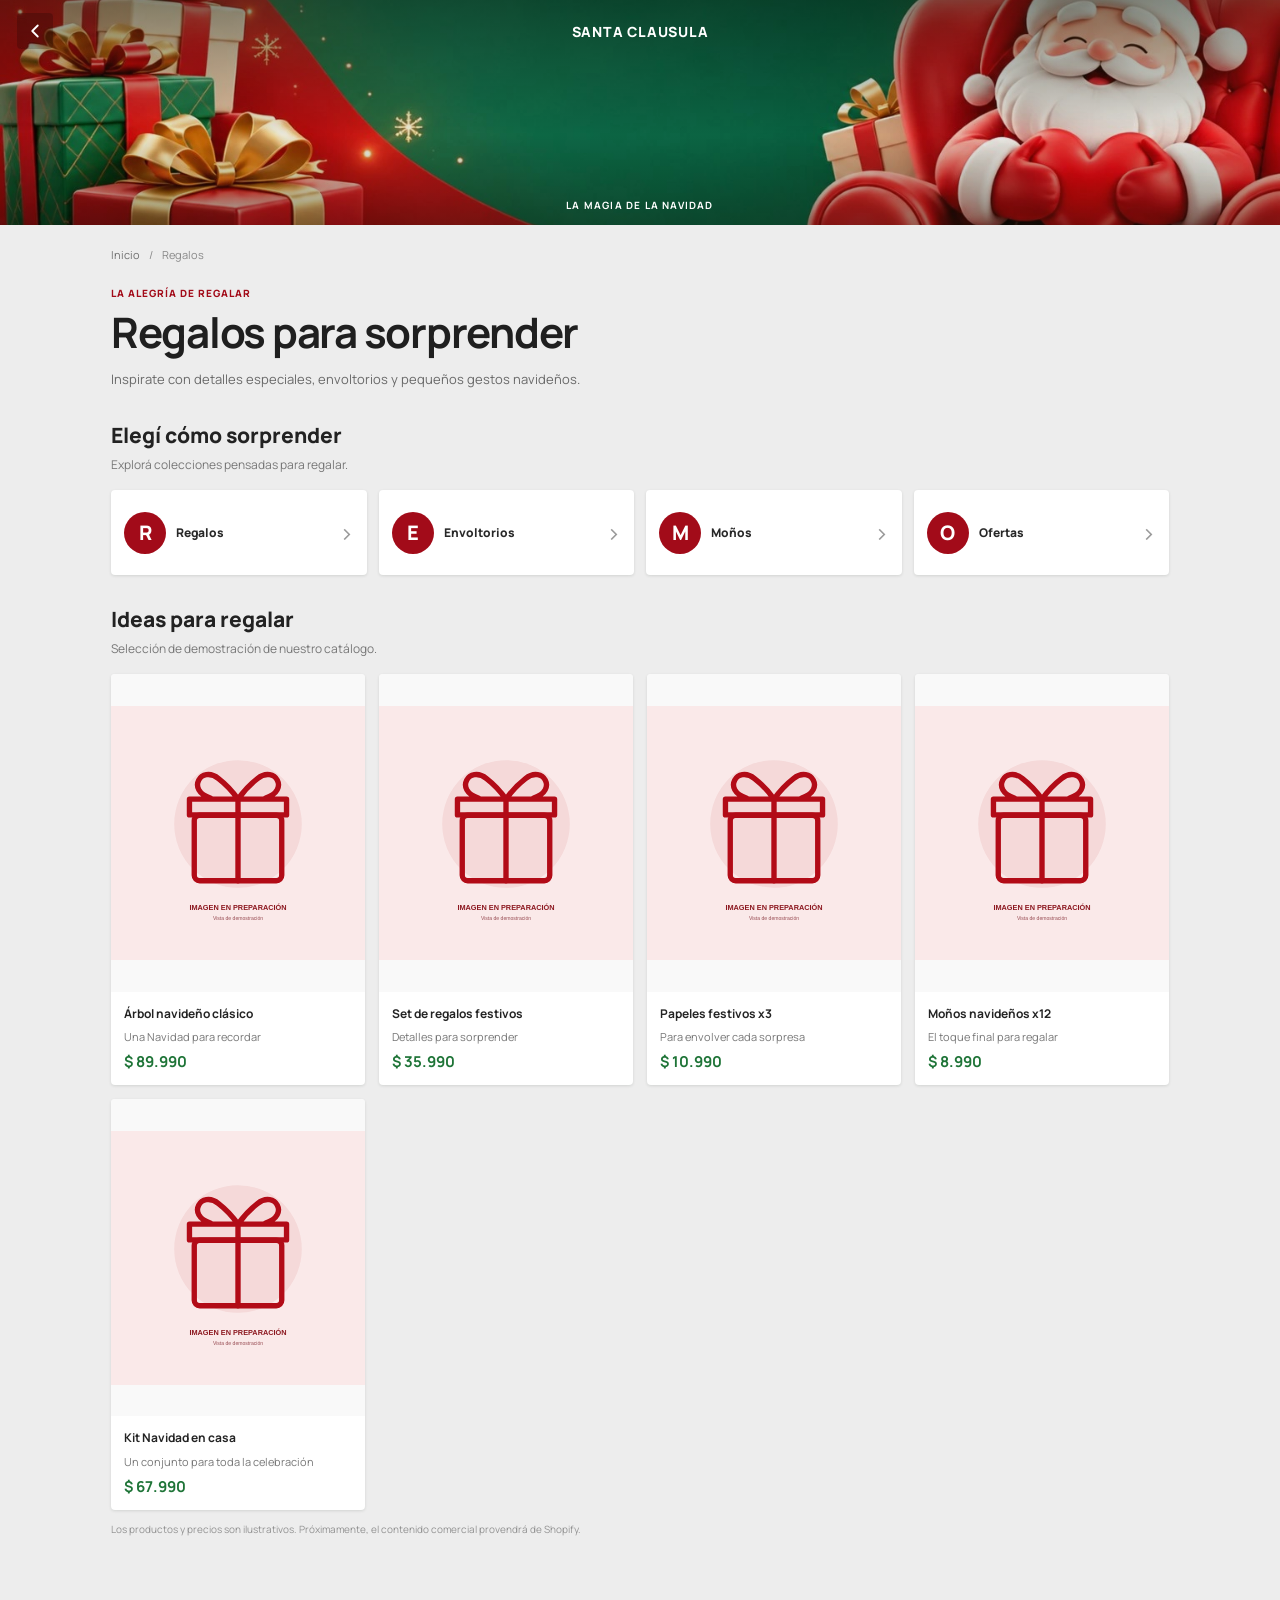
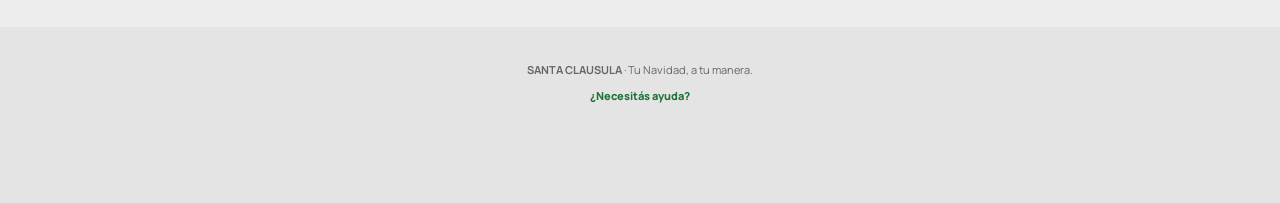
<file: regalos.html>
<!doctype html>
<html lang="es-AR" data-hub="regalos">
<head>
  <meta charset="utf-8" />
  <meta name="viewport" content="width=device-width, initial-scale=1, viewport-fit=cover" />
  <meta name="theme-color" content="#EDEDED" />
  <meta name="santa-clausula-hub-build" content="20261105-tabbar-v1" />
  <title>Regalos | SANTA CLAUSULA</title>
  <meta name="description" content="Ideas para regalar en Navidad: regalos, envoltorios, moños y selecciones especiales de SANTA CLAUSULA." />
  <link rel="icon" type="image/webp" href="./assets/santa-clausula-logo.webp" />
  <link rel="preconnect" href="https://fonts.googleapis.com" />
  <link rel="preconnect" href="https://fonts.gstatic.com" crossorigin />
  <link href="https://fonts.googleapis.com/css2?family=Manrope:wght@400;500;600;700;800&display=swap" rel="stylesheet" />
  <link rel="stylesheet" href="./css/seasonal-hub.css?v=20261105-tabbar-v1" />
  <link rel="stylesheet" href="./css/site-tabbar.css?v=20261105-tabbar-v1" />
</head>
<body class="sc-hub-page">
  <section class="sc-hub-hero" aria-label="Imagen navideña de temporada">
    <img src="./assets/christmas-hero-banner.webp" alt="Escena ilustrativa de Navidad" fetchpriority="high" decoding="async" />
    <div class="sc-hub-hero__top">
      <a href="./index.html" class="sc-hub-hero__back" aria-label="Volver al inicio"><svg viewBox="0 0 24 24" aria-hidden="true"><path d="m15 18-6-6 6-6"/></svg></a>
      <a href="./index.html" class="sc-hub-hero__brand">SANTA CLAUSULA</a>
      <span class="sc-hub-hero__space" aria-hidden="true"></span>
    </div>
    <span class="sc-hub-hero__caption">LA MAGIA DE LA NAVIDAD</span>
  </section>
  <main class="sc-hub-main">
    <nav class="sc-hub-breadcrumb" aria-label="Ruta de navegación">
      <a href="./index.html">Inicio</a><span aria-hidden="true">/</span><span aria-current="page">Regalos</span>
    </nav>
    <header class="sc-hub-head">
      <p id="hubEyebrow" class="sc-hub-eyebrow"></p>
      <h1 id="hubTitle">Regalos para sorprender</h1>
      <p id="hubIntro"></p>
    </header>
    <section class="sc-hub-section" aria-labelledby="hubCollectionTitle">
      <h2 id="hubCollectionTitle">Encontrá tu inspiración</h2>
      <p id="hubCollectionCaption" class="sc-hub-section__caption"></p>
      <div class="sc-hub-collection-grid" id="hubCollections" aria-label="Colecciones navideñas"></div>
    </section>
    <section class="sc-hub-section" aria-labelledby="hubProductTitle">
      <h2 id="hubProductTitle">Ideas navideñas</h2>
      <p class="sc-hub-section__caption">Selección de demostración de nuestro catálogo.</p>
      <div class="sc-hub-product-grid" id="hubProducts"></div>
      <p class="sc-hub-demo-note">Los productos y precios son ilustrativos. Próximamente, el contenido comercial provendrá de Shopify.</p>
    </section>
  </main>
  <footer class="sc-hub-footer">
    <p><strong>SANTA CLAUSULA</strong> · Tu Navidad, a tu manera.</p>
    <a href="./soporte.html">¿Necesitás ayuda?</a>
  </footer>
  <nav class="sc-tabbar" data-site-tabbar data-base="./" data-active="regalos" aria-label="Navegación principal"></nav>
  <script type="module" src="./js/seasonal-hub.js?v=20261105-tabbar-v1"></script>
  <script type="module" src="./js/shared/site-tabbar.js?v=20261105-tabbar-v1"></script>
</body>
</html>
</file>
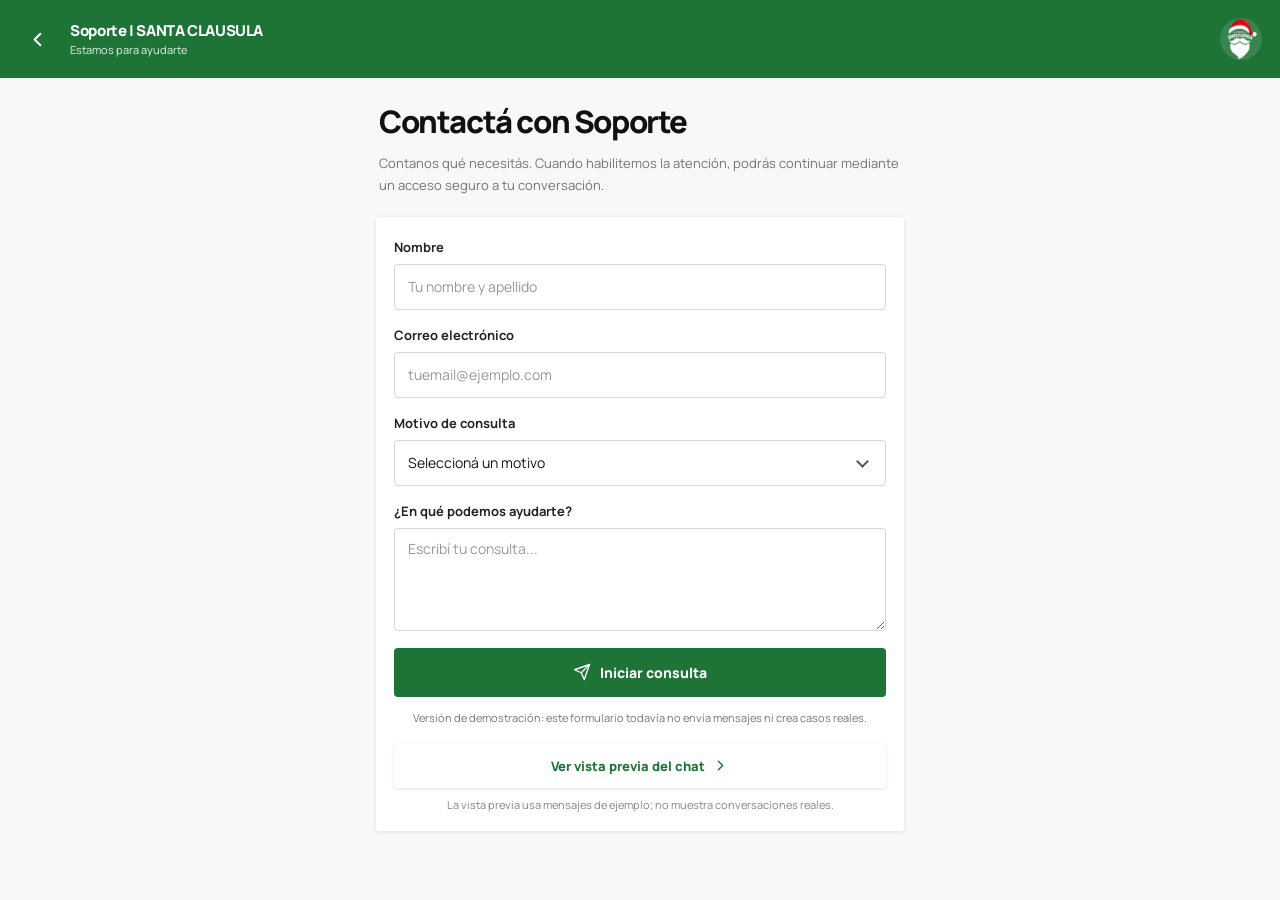
<file: soporte.html>
<!doctype html>
<html lang="es-AR">
<head>
  <meta charset="utf-8" />
  <meta name="viewport" content="width=device-width, initial-scale=1, viewport-fit=cover" />
  <meta name="theme-color" content="#1E7437" />
  <meta name="santa-clausula-support-build" content="20261105-case-a-01" />
  <title>Soporte | SANTA CLAUSULA</title>
  <meta name="description" content="Contactá con Soporte de SANTA CLAUSULA. Iniciá una consulta general." />
  <link rel="icon" type="image/webp" href="./assets/santa-clausula-logo.webp" />
  <link rel="preconnect" href="https://fonts.googleapis.com" />
  <link rel="preconnect" href="https://fonts.gstatic.com" crossorigin />
  <link href="https://fonts.googleapis.com/css2?family=Manrope:wght@400;500;600;700;800&display=swap" rel="stylesheet" />
  <link rel="stylesheet" href="./css/support.css?v=20261105-borderless-01" />
  <link rel="stylesheet" href="./css/site-tabbar.css?v=20261105-tabbar-v1" />
</head>
<body class="support-body">
  <header class="support-header" aria-label="Soporte de SANTA CLAUSULA">
    <a class="support-header__back" href="./index.html" aria-label="Volver a la tienda">
      <svg viewBox="0 0 24 24" aria-hidden="true"><path d="m15 18-6-6 6-6" /></svg>
    </a>
    <div class="support-header__identity">
      <strong>Soporte | SANTA CLAUSULA</strong>
      <span>Estamos para ayudarte</span>
    </div>
    <a class="support-header__avatar" href="./index.html" aria-label="Ir al inicio de SANTA CLAUSULA">
      <img src="./assets/santa-clausula-logo.webp" width="42" height="42" alt="" />
    </a>
  </header>

  <main class="support-main">
    <section class="support-intro" aria-labelledby="supportTitle">
      <h1 id="supportTitle">Contactá con Soporte</h1>
      <p>Contanos qué necesitás. Cuando habilitemos la atención, podrás continuar mediante un acceso seguro a tu conversación.</p>
    </section>

    <section class="support-form-card" aria-label="Iniciar consulta de Soporte">
      <form id="supportStartForm" novalidate>
        <div class="support-field">
          <label for="supportName">Nombre</label>
          <input id="supportName" name="name" type="text" autocomplete="name" maxlength="120" placeholder="Tu nombre y apellido" required />
        </div>
        <div class="support-field">
          <label for="supportEmail">Correo electrónico</label>
          <input id="supportEmail" name="email" type="email" autocomplete="email" maxlength="254" placeholder="tuemail@ejemplo.com" required />
        </div>
        <div class="support-field">
          <label for="supportSubject">Motivo de consulta</label>
          <select id="supportSubject" name="subject" required>
            <option value="" selected disabled>Seleccioná un motivo</option>
            <option value="pedido">Consulta sobre mi pedido</option>
            <option value="envio">Envío y seguimiento</option>
            <option value="cambios">Cambios y devoluciones</option>
            <option value="productos">Productos y disponibilidad</option>
            <option value="otro">Otro</option>
          </select>
          <span class="support-field__chevron" aria-hidden="true"></span>
        </div>
        <div class="support-field" id="supportOtherField" hidden>
          <label for="supportOther">Contanos el asunto</label>
          <input id="supportOther" name="other_subject" type="text" maxlength="160" placeholder="¿Sobre qué necesitás ayuda?" />
        </div>
        <div class="support-field">
          <label for="supportMessage">¿En qué podemos ayudarte?</label>
          <textarea id="supportMessage" name="message" rows="4" maxlength="4000" placeholder="Escribí tu consulta..." required></textarea>
        </div>

        <button id="supportSubmit" class="support-submit" type="submit" aria-describedby="supportDemoNote">
          <svg viewBox="0 0 24 24" aria-hidden="true"><path d="m22 2-7 20-4-9-9-4Z" /><path d="M22 2 11 13" /></svg>
          <span>Iniciar consulta</span>
        </button>
        <p id="supportDemoNote" class="support-disclaimer">Versión de demostración: este formulario todavía no envía mensajes ni crea casos reales.</p>
        <p id="supportFeedback" class="support-feedback" role="status" aria-live="polite" hidden></p>
      </form>
      <a class="support-preview-link" href="./conversacion.html?demo=1">
        <span>Ver vista previa del chat</span>
        <svg viewBox="0 0 24 24" aria-hidden="true"><path d="m9 18 6-6-6-6" /></svg>
      </a>
      <p class="support-preview-note">La vista previa usa mensajes de ejemplo; no muestra conversaciones reales.</p>
    </section>
  </main>
  <nav class="sc-tabbar" data-site-tabbar data-base="./" data-active="ayuda" aria-label="Navegación principal"></nav>
  <script defer src="./js/support.js?v=20261120-sds-log-02"></script>
  <script type="module" src="./js/shared/site-tabbar.js?v=20261105-tabbar-v1"></script>
</body>
</html>
</file>
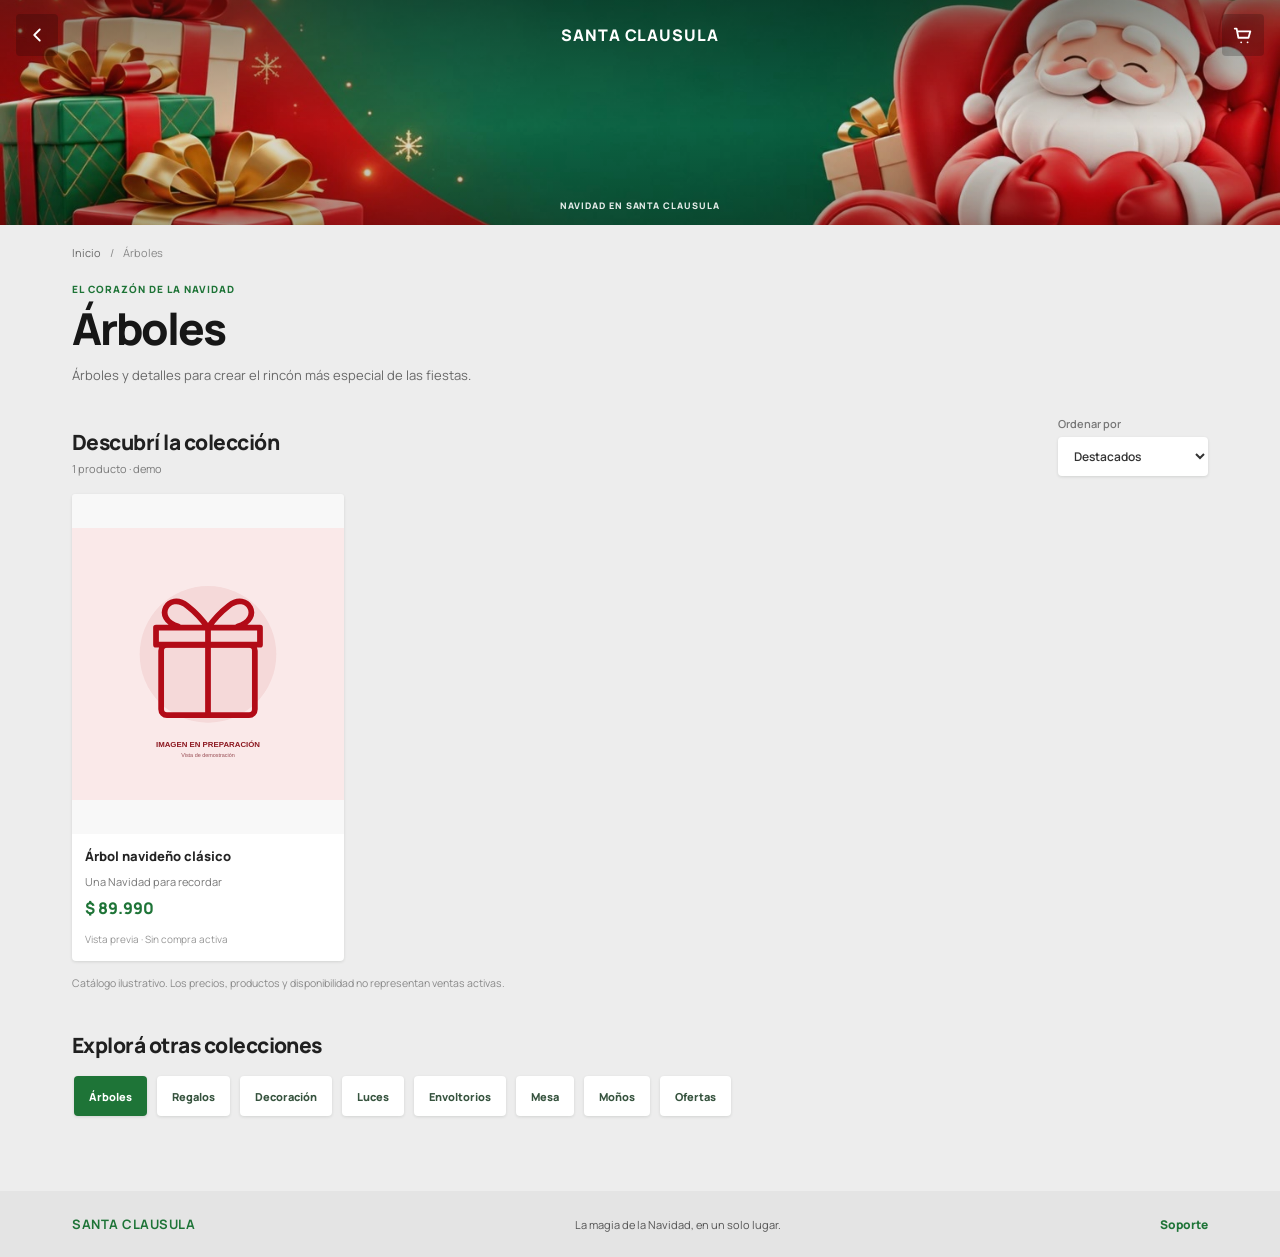
<file: colecciones/arboles.html>
<!doctype html>
<html lang="es-AR" data-collection-handle="arboles">
<head>
  <meta charset="utf-8" />
  <meta name="viewport" content="width=device-width, initial-scale=1, viewport-fit=cover" />
  <meta name="theme-color" content="#EDEDED" />
  <meta name="santa-clausula-collection-build" content="20261105-collection-01" />
  <title>Árboles | SANTA CLAUSULA</title>
  <meta name="description" content="Explorá la colección Árboles de SANTA CLAUSULA. Catálogo visual de demostración, preparado para Shopify." />
  <link rel="icon" type="image/webp" href="../assets/santa-clausula-logo.webp" />
  <link rel="preconnect" href="https://fonts.googleapis.com" />
  <link rel="preconnect" href="https://fonts.gstatic.com" crossorigin />
  <link href="https://fonts.googleapis.com/css2?family=Manrope:wght@400;500;600;700;800&display=swap" rel="stylesheet" />
  <link rel="stylesheet" href="../css/collection-page.css?v=20261105-collection-01" />
  <link rel="stylesheet" href="../css/site-tabbar.css?v=20261105-tabbar-v1" />
</head>
<body class="sc-collection-page">
  <section class="sc-collection-hero" aria-label="Imagen de cabecera de Árboles">
    <img id="collectionHeroImage" src="../assets/christmas-hero-banner.webp"
      alt="Imagen navideña temporal de la colección Árboles"
      fetchpriority="high" decoding="async" />
    <div class="sc-collection-hero__shade" aria-hidden="true"></div>
    <nav class="sc-collection-hero__nav" aria-label="Navegación superior">
      <a href="../index.html#categorias" class="sc-collection-hero__back" aria-label="Volver a las colecciones">
        <svg viewBox="0 0 24 24" aria-hidden="true"><path d="m15 18-6-6 6-6"/></svg>
      </a>
      <a href="../index.html" class="sc-collection-hero__brand">SANTA CLAUSULA</a>
      <a href="../index.html#productos" class="sc-collection-hero__store" aria-label="Explorar productos de la tienda">
        <svg viewBox="0 0 24 24" aria-hidden="true"><path d="M3 5h2l2 10h11l2-7H6M10 20h.01M17 20h.01"/></svg>
      </a>
    </nav>
    <span class="sc-collection-hero__caption">NAVIDAD EN SANTA CLAUSULA</span>
  </section>

  <main class="sc-collection-main" id="contenido">
    <nav class="sc-collection-breadcrumbs" aria-label="Ruta de navegación">
      <a href="../index.html">Inicio</a>
      <span aria-hidden="true">/</span>
      <span id="collectionBreadcrumb" aria-current="page">Árboles</span>
    </nav>

    <header class="sc-collection-intro">
      <p id="collectionEyebrow" class="sc-collection-eyebrow">COLECCIÓN DE TEMPORADA</p>
      <h1 id="collectionTitle">Árboles</h1>
      <p id="collectionDescription" class="sc-collection-description">Descubrí nuestra selección navideña.</p>
    </header>

    <section class="sc-collection-listing" aria-labelledby="collectionListingTitle">
      <div class="sc-collection-listing__header">
        <div>
          <h2 id="collectionListingTitle">Descubrí la colección</h2>
          <p id="collectionResultCount" aria-live="polite">Catálogo de demostración</p>
        </div>
        <label class="sc-collection-sort-label" for="collectionSort">
          <span>Ordenar por</span>
          <select id="collectionSort" name="sort">
            <option value="featured">Destacados</option>
            <option value="price-asc">Menor precio</option>
            <option value="price-desc">Mayor precio</option>
            <option value="name">Nombre</option>
          </select>
        </label>
      </div>
      <div id="collectionProductGrid" class="sc-collection-product-grid"></div>
      <p id="collectionEmpty" class="sc-collection-empty" hidden>No hay productos de ejemplo en esta colección.</p>
      <p class="sc-collection-demo-note">Catálogo ilustrativo. Los precios, productos y disponibilidad no representan ventas activas.</p>
    </section>

    <section class="sc-collection-more" id="mas-colecciones" aria-labelledby="collectionMoreTitle">
      <h2 id="collectionMoreTitle">Explorá otras colecciones</h2>
      <nav id="collectionOtherLinks" class="sc-collection-more__rail" aria-label="Otras colecciones"></nav>
    </section>
  </main>
  <footer class="sc-collection-footer">
    <strong>SANTA CLAUSULA</strong>
    <p>La magia de la Navidad, en un solo lugar.</p>
    <a href="../soporte.html">Soporte</a>
  </footer>
  <nav class="sc-tabbar" data-site-tabbar data-base="../" data-active="navidad" aria-label="Navegación principal"></nav>
  <script type="module" src="../js/collection-page.js?v=20261105-collection-01"></script>
  <script type="module" src="../js/shared/site-tabbar.js?v=20261105-tabbar-v1"></script>
</body>
</html>
</file>
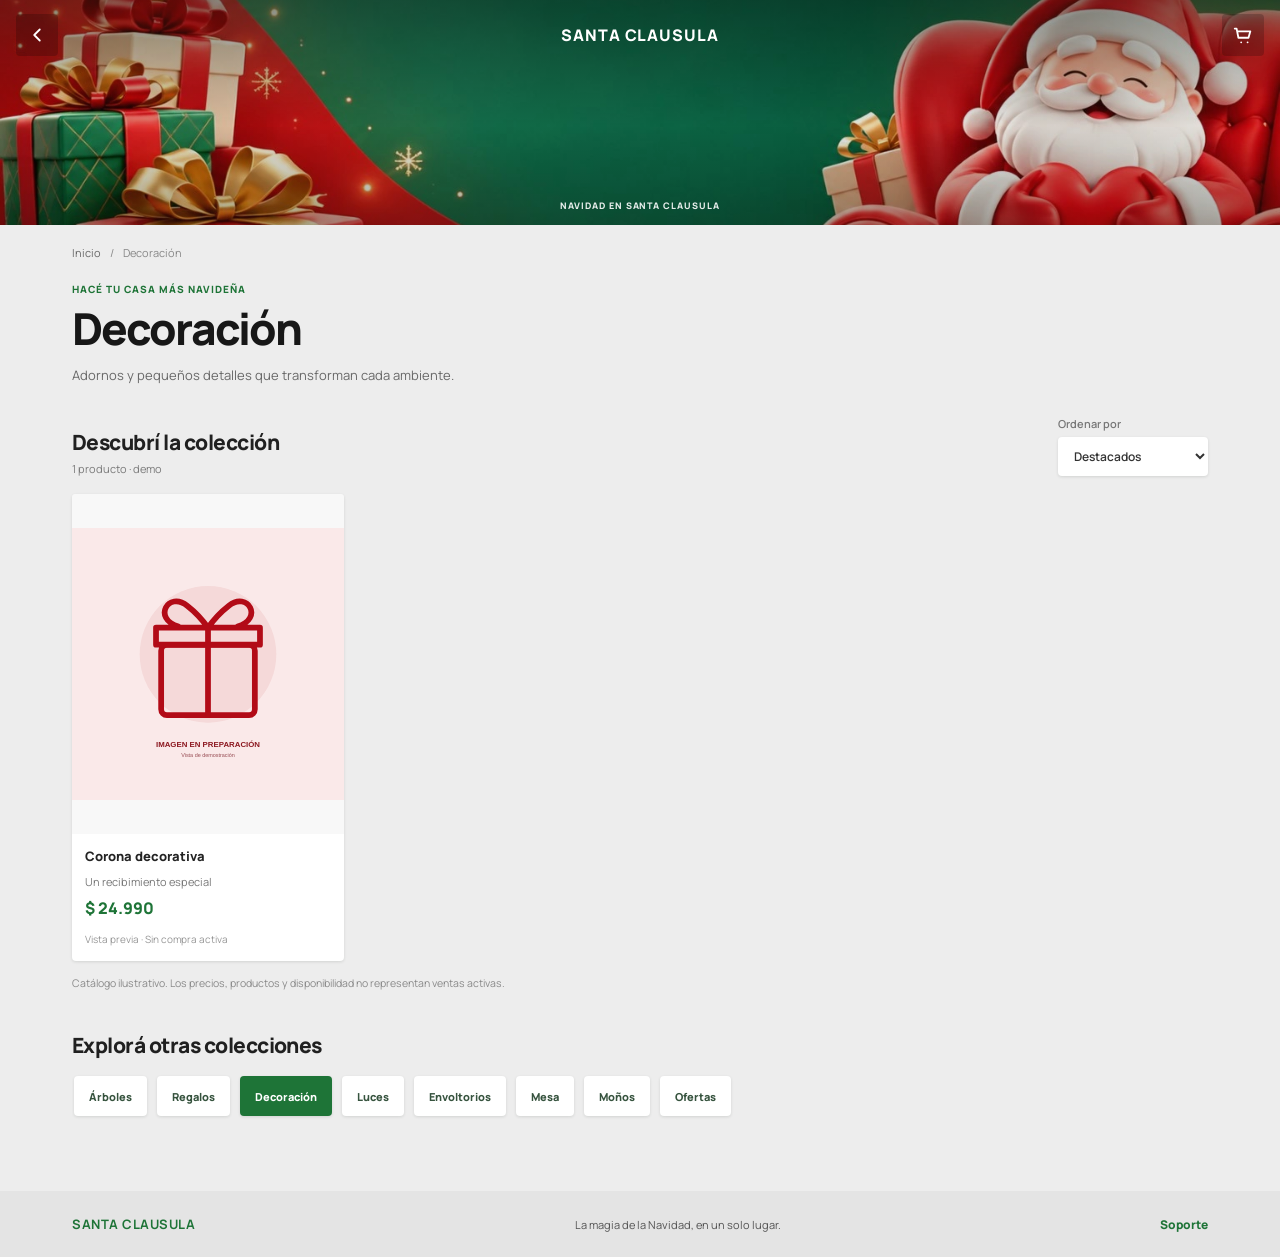
<file: colecciones/decoracion.html>
<!doctype html>
<html lang="es-AR" data-collection-handle="decoracion">
<head>
  <meta charset="utf-8" />
  <meta name="viewport" content="width=device-width, initial-scale=1, viewport-fit=cover" />
  <meta name="theme-color" content="#EDEDED" />
  <meta name="santa-clausula-collection-build" content="20261105-collection-01" />
  <title>Decoración | SANTA CLAUSULA</title>
  <meta name="description" content="Explorá la colección Decoración de SANTA CLAUSULA. Catálogo visual de demostración, preparado para Shopify." />
  <link rel="icon" type="image/webp" href="../assets/santa-clausula-logo.webp" />
  <link rel="preconnect" href="https://fonts.googleapis.com" />
  <link rel="preconnect" href="https://fonts.gstatic.com" crossorigin />
  <link href="https://fonts.googleapis.com/css2?family=Manrope:wght@400;500;600;700;800&display=swap" rel="stylesheet" />
  <link rel="stylesheet" href="../css/collection-page.css?v=20261105-collection-01" />
  <link rel="stylesheet" href="../css/site-tabbar.css?v=20261105-tabbar-v1" />
</head>
<body class="sc-collection-page">
  <section class="sc-collection-hero" aria-label="Imagen de cabecera de Decoración">
    <img id="collectionHeroImage" src="../assets/christmas-hero-banner.webp"
      alt="Imagen navideña temporal de la colección Decoración"
      fetchpriority="high" decoding="async" />
    <div class="sc-collection-hero__shade" aria-hidden="true"></div>
    <nav class="sc-collection-hero__nav" aria-label="Navegación superior">
      <a href="../index.html#categorias" class="sc-collection-hero__back" aria-label="Volver a las colecciones">
        <svg viewBox="0 0 24 24" aria-hidden="true"><path d="m15 18-6-6 6-6"/></svg>
      </a>
      <a href="../index.html" class="sc-collection-hero__brand">SANTA CLAUSULA</a>
      <a href="../index.html#productos" class="sc-collection-hero__store" aria-label="Explorar productos de la tienda">
        <svg viewBox="0 0 24 24" aria-hidden="true"><path d="M3 5h2l2 10h11l2-7H6M10 20h.01M17 20h.01"/></svg>
      </a>
    </nav>
    <span class="sc-collection-hero__caption">NAVIDAD EN SANTA CLAUSULA</span>
  </section>

  <main class="sc-collection-main" id="contenido">
    <nav class="sc-collection-breadcrumbs" aria-label="Ruta de navegación">
      <a href="../index.html">Inicio</a>
      <span aria-hidden="true">/</span>
      <span id="collectionBreadcrumb" aria-current="page">Decoración</span>
    </nav>

    <header class="sc-collection-intro">
      <p id="collectionEyebrow" class="sc-collection-eyebrow">COLECCIÓN DE TEMPORADA</p>
      <h1 id="collectionTitle">Decoración</h1>
      <p id="collectionDescription" class="sc-collection-description">Descubrí nuestra selección navideña.</p>
    </header>

    <section class="sc-collection-listing" aria-labelledby="collectionListingTitle">
      <div class="sc-collection-listing__header">
        <div>
          <h2 id="collectionListingTitle">Descubrí la colección</h2>
          <p id="collectionResultCount" aria-live="polite">Catálogo de demostración</p>
        </div>
        <label class="sc-collection-sort-label" for="collectionSort">
          <span>Ordenar por</span>
          <select id="collectionSort" name="sort">
            <option value="featured">Destacados</option>
            <option value="price-asc">Menor precio</option>
            <option value="price-desc">Mayor precio</option>
            <option value="name">Nombre</option>
          </select>
        </label>
      </div>
      <div id="collectionProductGrid" class="sc-collection-product-grid"></div>
      <p id="collectionEmpty" class="sc-collection-empty" hidden>No hay productos de ejemplo en esta colección.</p>
      <p class="sc-collection-demo-note">Catálogo ilustrativo. Los precios, productos y disponibilidad no representan ventas activas.</p>
    </section>

    <section class="sc-collection-more" id="mas-colecciones" aria-labelledby="collectionMoreTitle">
      <h2 id="collectionMoreTitle">Explorá otras colecciones</h2>
      <nav id="collectionOtherLinks" class="sc-collection-more__rail" aria-label="Otras colecciones"></nav>
    </section>
  </main>
  <footer class="sc-collection-footer">
    <strong>SANTA CLAUSULA</strong>
    <p>La magia de la Navidad, en un solo lugar.</p>
    <a href="../soporte.html">Soporte</a>
  </footer>
  <nav class="sc-tabbar" data-site-tabbar data-base="../" data-active="navidad" aria-label="Navegación principal"></nav>
  <script type="module" src="../js/collection-page.js?v=20261105-collection-01"></script>
  <script type="module" src="../js/shared/site-tabbar.js?v=20261105-tabbar-v1"></script>
</body>
</html>
</file>
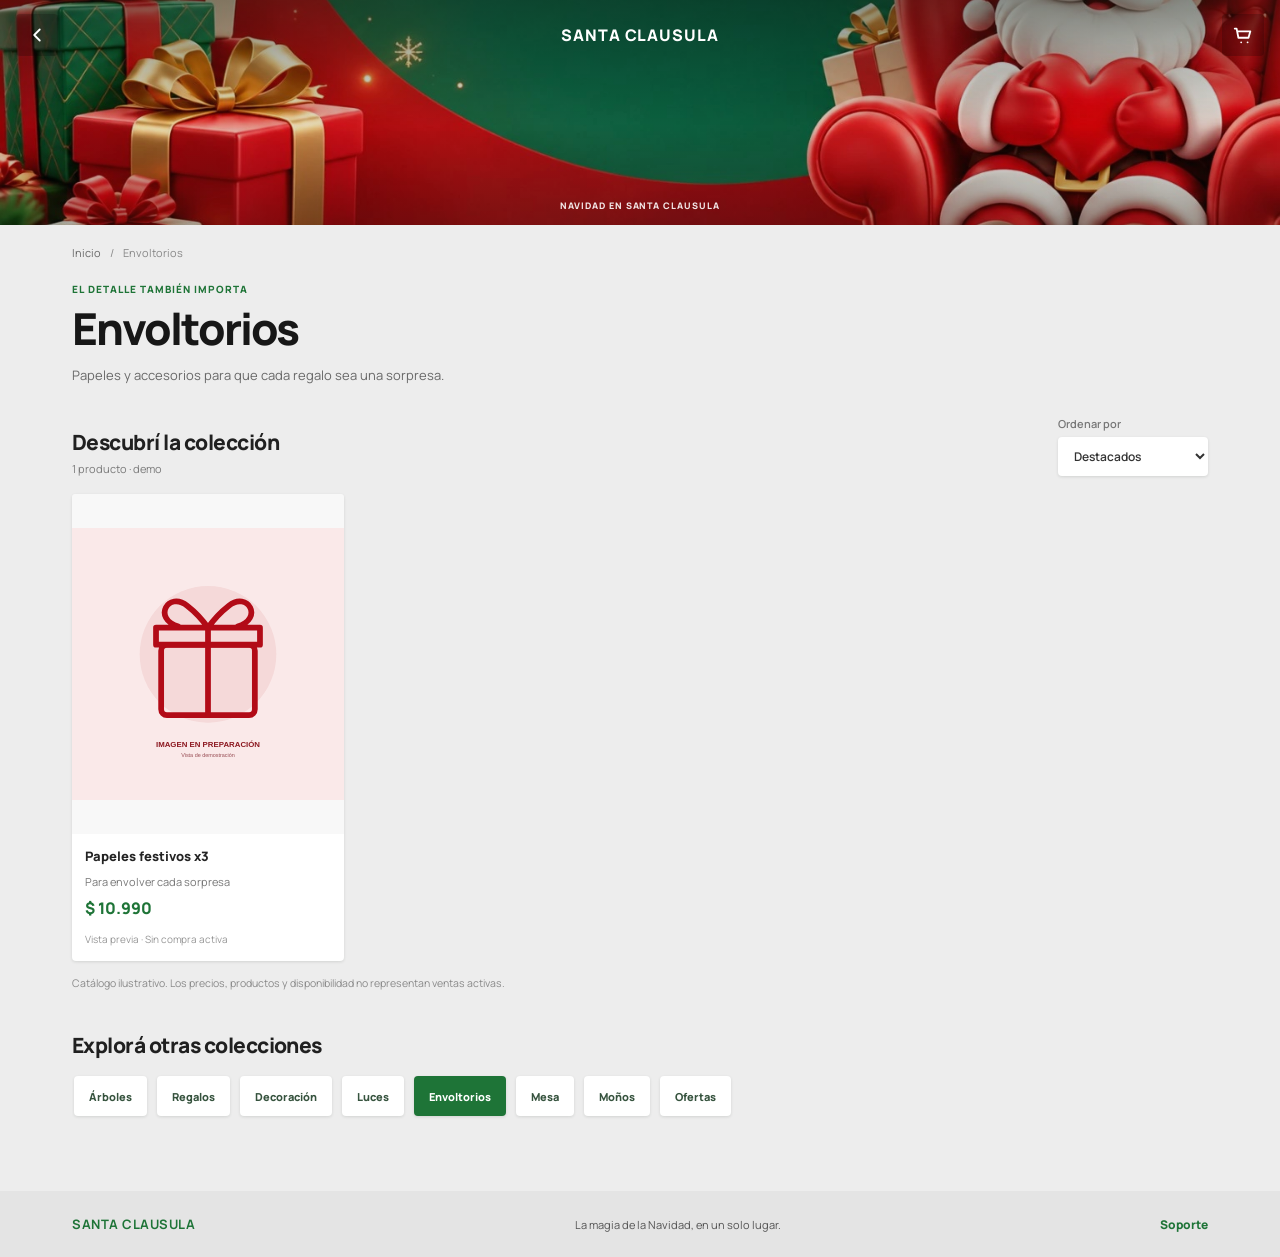
<file: colecciones/envoltorios.html>
<!doctype html>
<html lang="es-AR" data-collection-handle="envoltorios">
<head>
  <meta charset="utf-8" />
  <meta name="viewport" content="width=device-width, initial-scale=1, viewport-fit=cover" />
  <meta name="theme-color" content="#EDEDED" />
  <meta name="santa-clausula-collection-build" content="20261105-collection-01" />
  <title>Envoltorios | SANTA CLAUSULA</title>
  <meta name="description" content="Explorá la colección Envoltorios de SANTA CLAUSULA. Catálogo visual de demostración, preparado para Shopify." />
  <link rel="icon" type="image/webp" href="../assets/santa-clausula-logo.webp" />
  <link rel="preconnect" href="https://fonts.googleapis.com" />
  <link rel="preconnect" href="https://fonts.gstatic.com" crossorigin />
  <link href="https://fonts.googleapis.com/css2?family=Manrope:wght@400;500;600;700;800&display=swap" rel="stylesheet" />
  <link rel="stylesheet" href="../css/collection-page.css?v=20261105-collection-01" />
  <link rel="stylesheet" href="../css/site-tabbar.css?v=20261105-tabbar-v1" />
</head>
<body class="sc-collection-page">
  <section class="sc-collection-hero" aria-label="Imagen de cabecera de Envoltorios">
    <img id="collectionHeroImage" src="../assets/christmas-hero-banner.webp"
      alt="Imagen navideña temporal de la colección Envoltorios"
      fetchpriority="high" decoding="async" />
    <div class="sc-collection-hero__shade" aria-hidden="true"></div>
    <nav class="sc-collection-hero__nav" aria-label="Navegación superior">
      <a href="../index.html#categorias" class="sc-collection-hero__back" aria-label="Volver a las colecciones">
        <svg viewBox="0 0 24 24" aria-hidden="true"><path d="m15 18-6-6 6-6"/></svg>
      </a>
      <a href="../index.html" class="sc-collection-hero__brand">SANTA CLAUSULA</a>
      <a href="../index.html#productos" class="sc-collection-hero__store" aria-label="Explorar productos de la tienda">
        <svg viewBox="0 0 24 24" aria-hidden="true"><path d="M3 5h2l2 10h11l2-7H6M10 20h.01M17 20h.01"/></svg>
      </a>
    </nav>
    <span class="sc-collection-hero__caption">NAVIDAD EN SANTA CLAUSULA</span>
  </section>

  <main class="sc-collection-main" id="contenido">
    <nav class="sc-collection-breadcrumbs" aria-label="Ruta de navegación">
      <a href="../index.html">Inicio</a>
      <span aria-hidden="true">/</span>
      <span id="collectionBreadcrumb" aria-current="page">Envoltorios</span>
    </nav>

    <header class="sc-collection-intro">
      <p id="collectionEyebrow" class="sc-collection-eyebrow">COLECCIÓN DE TEMPORADA</p>
      <h1 id="collectionTitle">Envoltorios</h1>
      <p id="collectionDescription" class="sc-collection-description">Descubrí nuestra selección navideña.</p>
    </header>

    <section class="sc-collection-listing" aria-labelledby="collectionListingTitle">
      <div class="sc-collection-listing__header">
        <div>
          <h2 id="collectionListingTitle">Descubrí la colección</h2>
          <p id="collectionResultCount" aria-live="polite">Catálogo de demostración</p>
        </div>
        <label class="sc-collection-sort-label" for="collectionSort">
          <span>Ordenar por</span>
          <select id="collectionSort" name="sort">
            <option value="featured">Destacados</option>
            <option value="price-asc">Menor precio</option>
            <option value="price-desc">Mayor precio</option>
            <option value="name">Nombre</option>
          </select>
        </label>
      </div>
      <div id="collectionProductGrid" class="sc-collection-product-grid"></div>
      <p id="collectionEmpty" class="sc-collection-empty" hidden>No hay productos de ejemplo en esta colección.</p>
      <p class="sc-collection-demo-note">Catálogo ilustrativo. Los precios, productos y disponibilidad no representan ventas activas.</p>
    </section>

    <section class="sc-collection-more" id="mas-colecciones" aria-labelledby="collectionMoreTitle">
      <h2 id="collectionMoreTitle">Explorá otras colecciones</h2>
      <nav id="collectionOtherLinks" class="sc-collection-more__rail" aria-label="Otras colecciones"></nav>
    </section>
  </main>
  <footer class="sc-collection-footer">
    <strong>SANTA CLAUSULA</strong>
    <p>La magia de la Navidad, en un solo lugar.</p>
    <a href="../soporte.html">Soporte</a>
  </footer>
  <nav class="sc-tabbar" data-site-tabbar data-base="../" data-active="navidad" aria-label="Navegación principal"></nav>
  <script type="module" src="../js/collection-page.js?v=20261105-collection-01"></script>
  <script type="module" src="../js/shared/site-tabbar.js?v=20261105-tabbar-v1"></script>
</body>
</html>
</file>
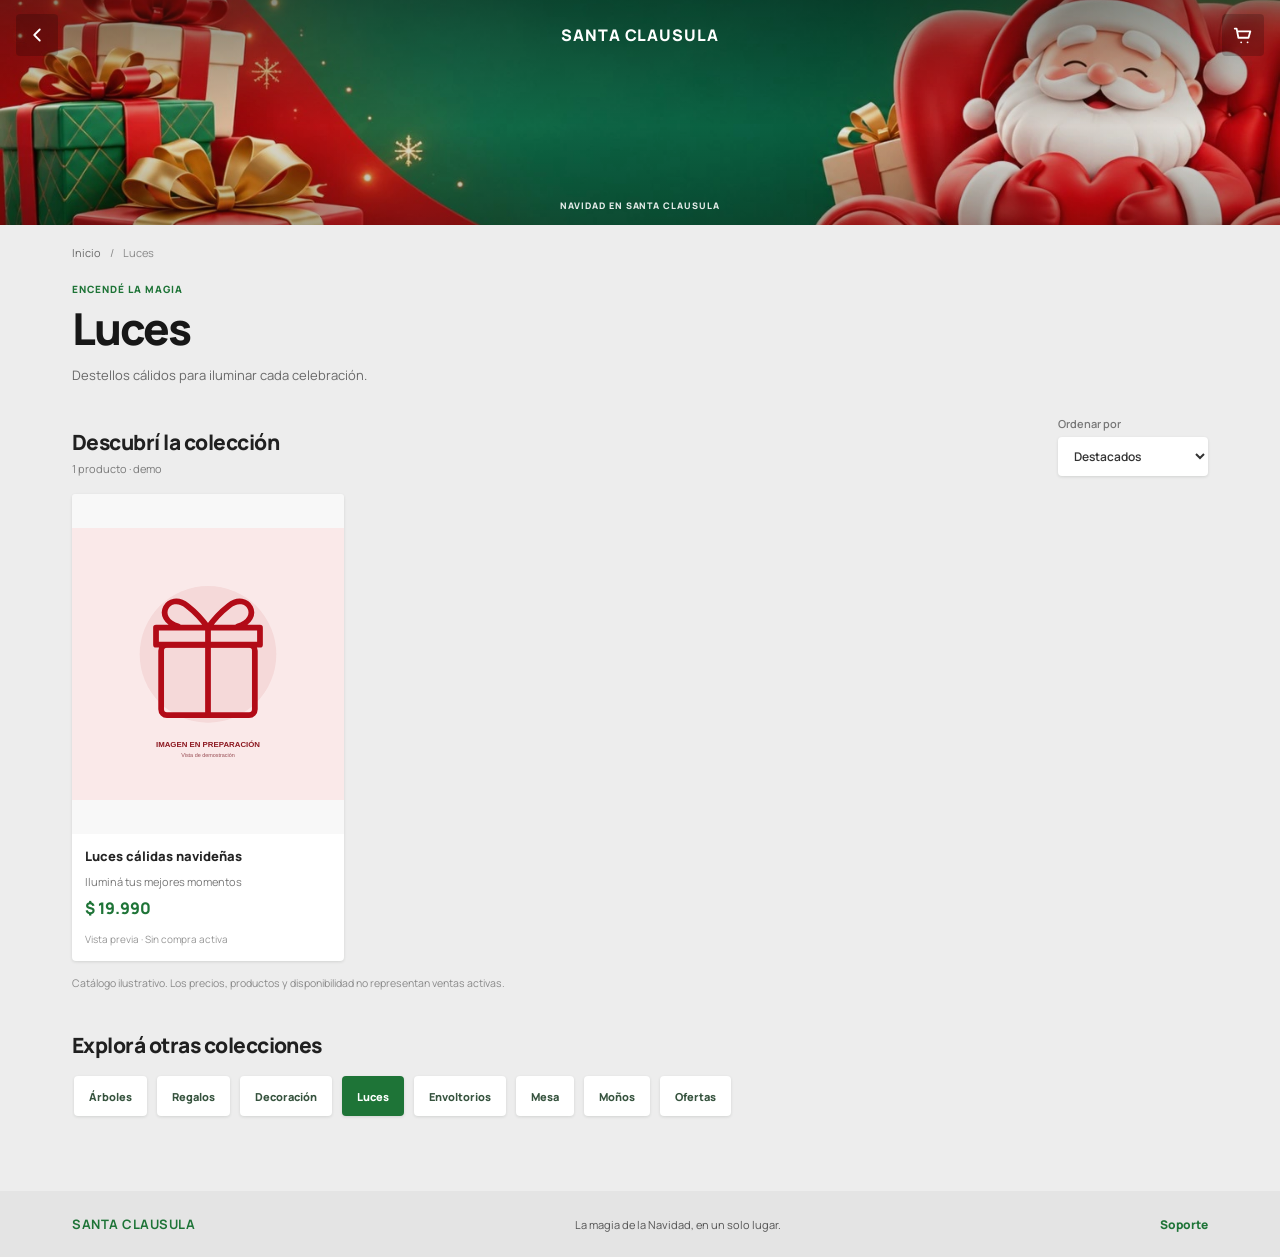
<file: colecciones/luces.html>
<!doctype html>
<html lang="es-AR" data-collection-handle="luces">
<head>
  <meta charset="utf-8" />
  <meta name="viewport" content="width=device-width, initial-scale=1, viewport-fit=cover" />
  <meta name="theme-color" content="#EDEDED" />
  <meta name="santa-clausula-collection-build" content="20261105-collection-01" />
  <title>Luces | SANTA CLAUSULA</title>
  <meta name="description" content="Explorá la colección Luces de SANTA CLAUSULA. Catálogo visual de demostración, preparado para Shopify." />
  <link rel="icon" type="image/webp" href="../assets/santa-clausula-logo.webp" />
  <link rel="preconnect" href="https://fonts.googleapis.com" />
  <link rel="preconnect" href="https://fonts.gstatic.com" crossorigin />
  <link href="https://fonts.googleapis.com/css2?family=Manrope:wght@400;500;600;700;800&display=swap" rel="stylesheet" />
  <link rel="stylesheet" href="../css/collection-page.css?v=20261105-collection-01" />
  <link rel="stylesheet" href="../css/site-tabbar.css?v=20261105-tabbar-v1" />
</head>
<body class="sc-collection-page">
  <section class="sc-collection-hero" aria-label="Imagen de cabecera de Luces">
    <img id="collectionHeroImage" src="../assets/christmas-hero-banner.webp"
      alt="Imagen navideña temporal de la colección Luces"
      fetchpriority="high" decoding="async" />
    <div class="sc-collection-hero__shade" aria-hidden="true"></div>
    <nav class="sc-collection-hero__nav" aria-label="Navegación superior">
      <a href="../index.html#categorias" class="sc-collection-hero__back" aria-label="Volver a las colecciones">
        <svg viewBox="0 0 24 24" aria-hidden="true"><path d="m15 18-6-6 6-6"/></svg>
      </a>
      <a href="../index.html" class="sc-collection-hero__brand">SANTA CLAUSULA</a>
      <a href="../index.html#productos" class="sc-collection-hero__store" aria-label="Explorar productos de la tienda">
        <svg viewBox="0 0 24 24" aria-hidden="true"><path d="M3 5h2l2 10h11l2-7H6M10 20h.01M17 20h.01"/></svg>
      </a>
    </nav>
    <span class="sc-collection-hero__caption">NAVIDAD EN SANTA CLAUSULA</span>
  </section>

  <main class="sc-collection-main" id="contenido">
    <nav class="sc-collection-breadcrumbs" aria-label="Ruta de navegación">
      <a href="../index.html">Inicio</a>
      <span aria-hidden="true">/</span>
      <span id="collectionBreadcrumb" aria-current="page">Luces</span>
    </nav>

    <header class="sc-collection-intro">
      <p id="collectionEyebrow" class="sc-collection-eyebrow">COLECCIÓN DE TEMPORADA</p>
      <h1 id="collectionTitle">Luces</h1>
      <p id="collectionDescription" class="sc-collection-description">Descubrí nuestra selección navideña.</p>
    </header>

    <section class="sc-collection-listing" aria-labelledby="collectionListingTitle">
      <div class="sc-collection-listing__header">
        <div>
          <h2 id="collectionListingTitle">Descubrí la colección</h2>
          <p id="collectionResultCount" aria-live="polite">Catálogo de demostración</p>
        </div>
        <label class="sc-collection-sort-label" for="collectionSort">
          <span>Ordenar por</span>
          <select id="collectionSort" name="sort">
            <option value="featured">Destacados</option>
            <option value="price-asc">Menor precio</option>
            <option value="price-desc">Mayor precio</option>
            <option value="name">Nombre</option>
          </select>
        </label>
      </div>
      <div id="collectionProductGrid" class="sc-collection-product-grid"></div>
      <p id="collectionEmpty" class="sc-collection-empty" hidden>No hay productos de ejemplo en esta colección.</p>
      <p class="sc-collection-demo-note">Catálogo ilustrativo. Los precios, productos y disponibilidad no representan ventas activas.</p>
    </section>

    <section class="sc-collection-more" id="mas-colecciones" aria-labelledby="collectionMoreTitle">
      <h2 id="collectionMoreTitle">Explorá otras colecciones</h2>
      <nav id="collectionOtherLinks" class="sc-collection-more__rail" aria-label="Otras colecciones"></nav>
    </section>
  </main>
  <footer class="sc-collection-footer">
    <strong>SANTA CLAUSULA</strong>
    <p>La magia de la Navidad, en un solo lugar.</p>
    <a href="../soporte.html">Soporte</a>
  </footer>
  <nav class="sc-tabbar" data-site-tabbar data-base="../" data-active="navidad" aria-label="Navegación principal"></nav>
  <script type="module" src="../js/collection-page.js?v=20261105-collection-01"></script>
  <script type="module" src="../js/shared/site-tabbar.js?v=20261105-tabbar-v1"></script>
</body>
</html>
</file>
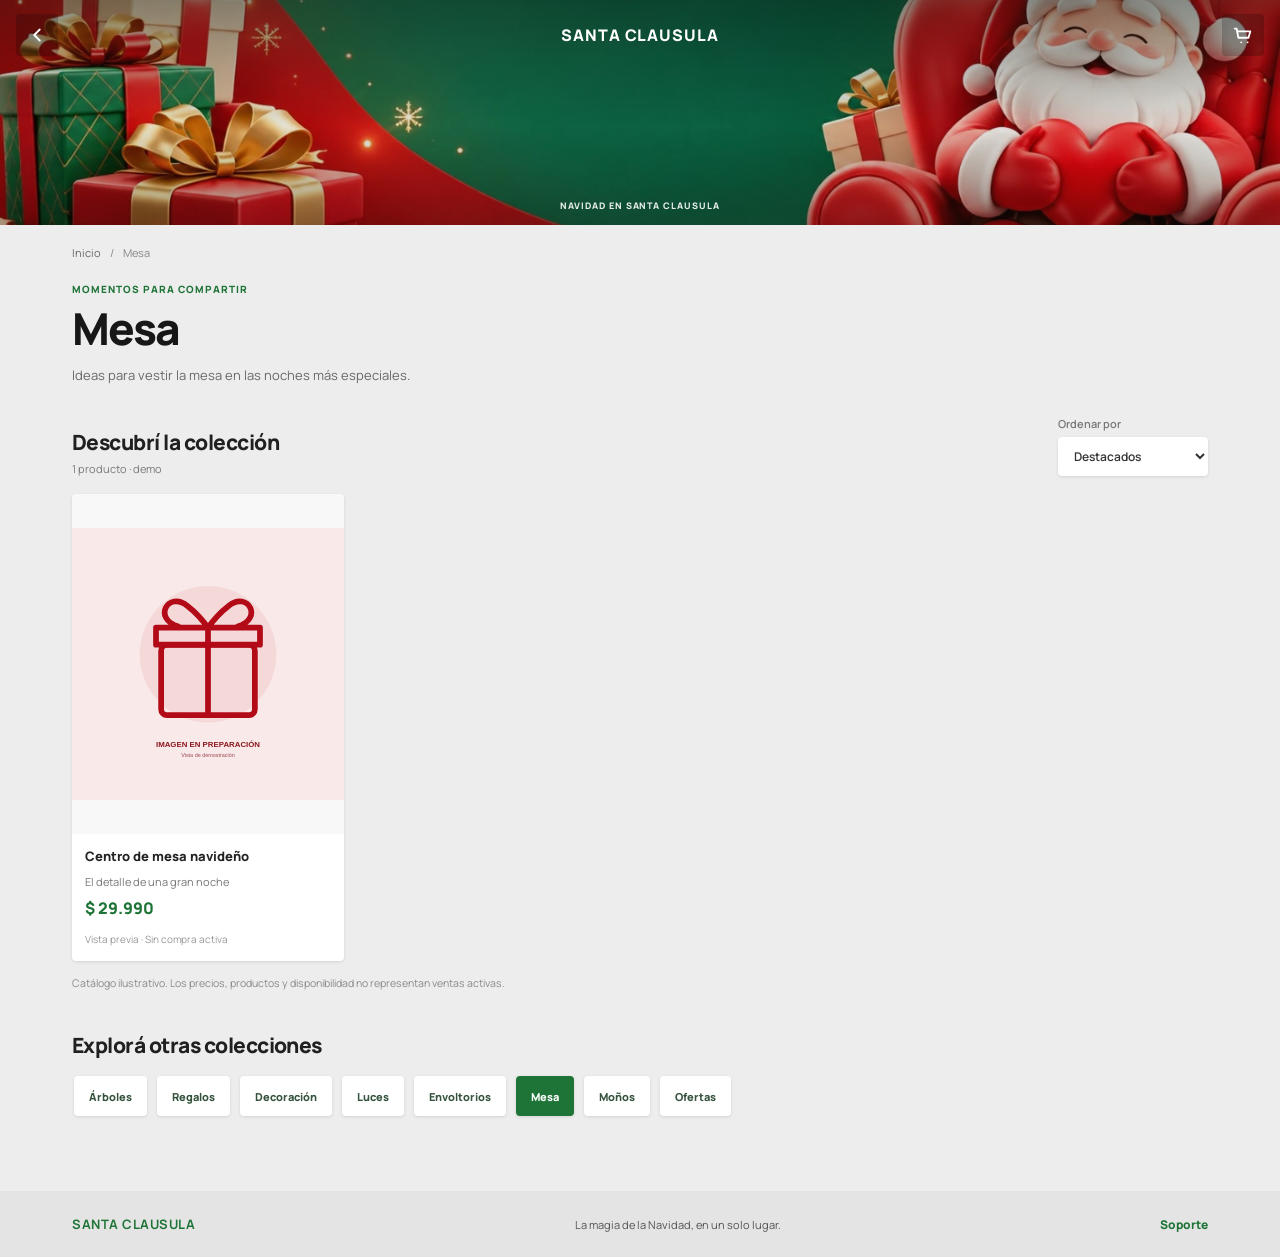
<file: colecciones/mesa.html>
<!doctype html>
<html lang="es-AR" data-collection-handle="mesa">
<head>
  <meta charset="utf-8" />
  <meta name="viewport" content="width=device-width, initial-scale=1, viewport-fit=cover" />
  <meta name="theme-color" content="#EDEDED" />
  <meta name="santa-clausula-collection-build" content="20261105-collection-01" />
  <title>Mesa | SANTA CLAUSULA</title>
  <meta name="description" content="Explorá la colección Mesa de SANTA CLAUSULA. Catálogo visual de demostración, preparado para Shopify." />
  <link rel="icon" type="image/webp" href="../assets/santa-clausula-logo.webp" />
  <link rel="preconnect" href="https://fonts.googleapis.com" />
  <link rel="preconnect" href="https://fonts.gstatic.com" crossorigin />
  <link href="https://fonts.googleapis.com/css2?family=Manrope:wght@400;500;600;700;800&display=swap" rel="stylesheet" />
  <link rel="stylesheet" href="../css/collection-page.css?v=20261105-collection-01" />
  <link rel="stylesheet" href="../css/site-tabbar.css?v=20261105-tabbar-v1" />
</head>
<body class="sc-collection-page">
  <section class="sc-collection-hero" aria-label="Imagen de cabecera de Mesa">
    <img id="collectionHeroImage" src="../assets/christmas-hero-banner.webp"
      alt="Imagen navideña temporal de la colección Mesa"
      fetchpriority="high" decoding="async" />
    <div class="sc-collection-hero__shade" aria-hidden="true"></div>
    <nav class="sc-collection-hero__nav" aria-label="Navegación superior">
      <a href="../index.html#categorias" class="sc-collection-hero__back" aria-label="Volver a las colecciones">
        <svg viewBox="0 0 24 24" aria-hidden="true"><path d="m15 18-6-6 6-6"/></svg>
      </a>
      <a href="../index.html" class="sc-collection-hero__brand">SANTA CLAUSULA</a>
      <a href="../index.html#productos" class="sc-collection-hero__store" aria-label="Explorar productos de la tienda">
        <svg viewBox="0 0 24 24" aria-hidden="true"><path d="M3 5h2l2 10h11l2-7H6M10 20h.01M17 20h.01"/></svg>
      </a>
    </nav>
    <span class="sc-collection-hero__caption">NAVIDAD EN SANTA CLAUSULA</span>
  </section>

  <main class="sc-collection-main" id="contenido">
    <nav class="sc-collection-breadcrumbs" aria-label="Ruta de navegación">
      <a href="../index.html">Inicio</a>
      <span aria-hidden="true">/</span>
      <span id="collectionBreadcrumb" aria-current="page">Mesa</span>
    </nav>

    <header class="sc-collection-intro">
      <p id="collectionEyebrow" class="sc-collection-eyebrow">COLECCIÓN DE TEMPORADA</p>
      <h1 id="collectionTitle">Mesa</h1>
      <p id="collectionDescription" class="sc-collection-description">Descubrí nuestra selección navideña.</p>
    </header>

    <section class="sc-collection-listing" aria-labelledby="collectionListingTitle">
      <div class="sc-collection-listing__header">
        <div>
          <h2 id="collectionListingTitle">Descubrí la colección</h2>
          <p id="collectionResultCount" aria-live="polite">Catálogo de demostración</p>
        </div>
        <label class="sc-collection-sort-label" for="collectionSort">
          <span>Ordenar por</span>
          <select id="collectionSort" name="sort">
            <option value="featured">Destacados</option>
            <option value="price-asc">Menor precio</option>
            <option value="price-desc">Mayor precio</option>
            <option value="name">Nombre</option>
          </select>
        </label>
      </div>
      <div id="collectionProductGrid" class="sc-collection-product-grid"></div>
      <p id="collectionEmpty" class="sc-collection-empty" hidden>No hay productos de ejemplo en esta colección.</p>
      <p class="sc-collection-demo-note">Catálogo ilustrativo. Los precios, productos y disponibilidad no representan ventas activas.</p>
    </section>

    <section class="sc-collection-more" id="mas-colecciones" aria-labelledby="collectionMoreTitle">
      <h2 id="collectionMoreTitle">Explorá otras colecciones</h2>
      <nav id="collectionOtherLinks" class="sc-collection-more__rail" aria-label="Otras colecciones"></nav>
    </section>
  </main>
  <footer class="sc-collection-footer">
    <strong>SANTA CLAUSULA</strong>
    <p>La magia de la Navidad, en un solo lugar.</p>
    <a href="../soporte.html">Soporte</a>
  </footer>
  <nav class="sc-tabbar" data-site-tabbar data-base="../" data-active="navidad" aria-label="Navegación principal"></nav>
  <script type="module" src="../js/collection-page.js?v=20261105-collection-01"></script>
  <script type="module" src="../js/shared/site-tabbar.js?v=20261105-tabbar-v1"></script>
</body>
</html>
</file>
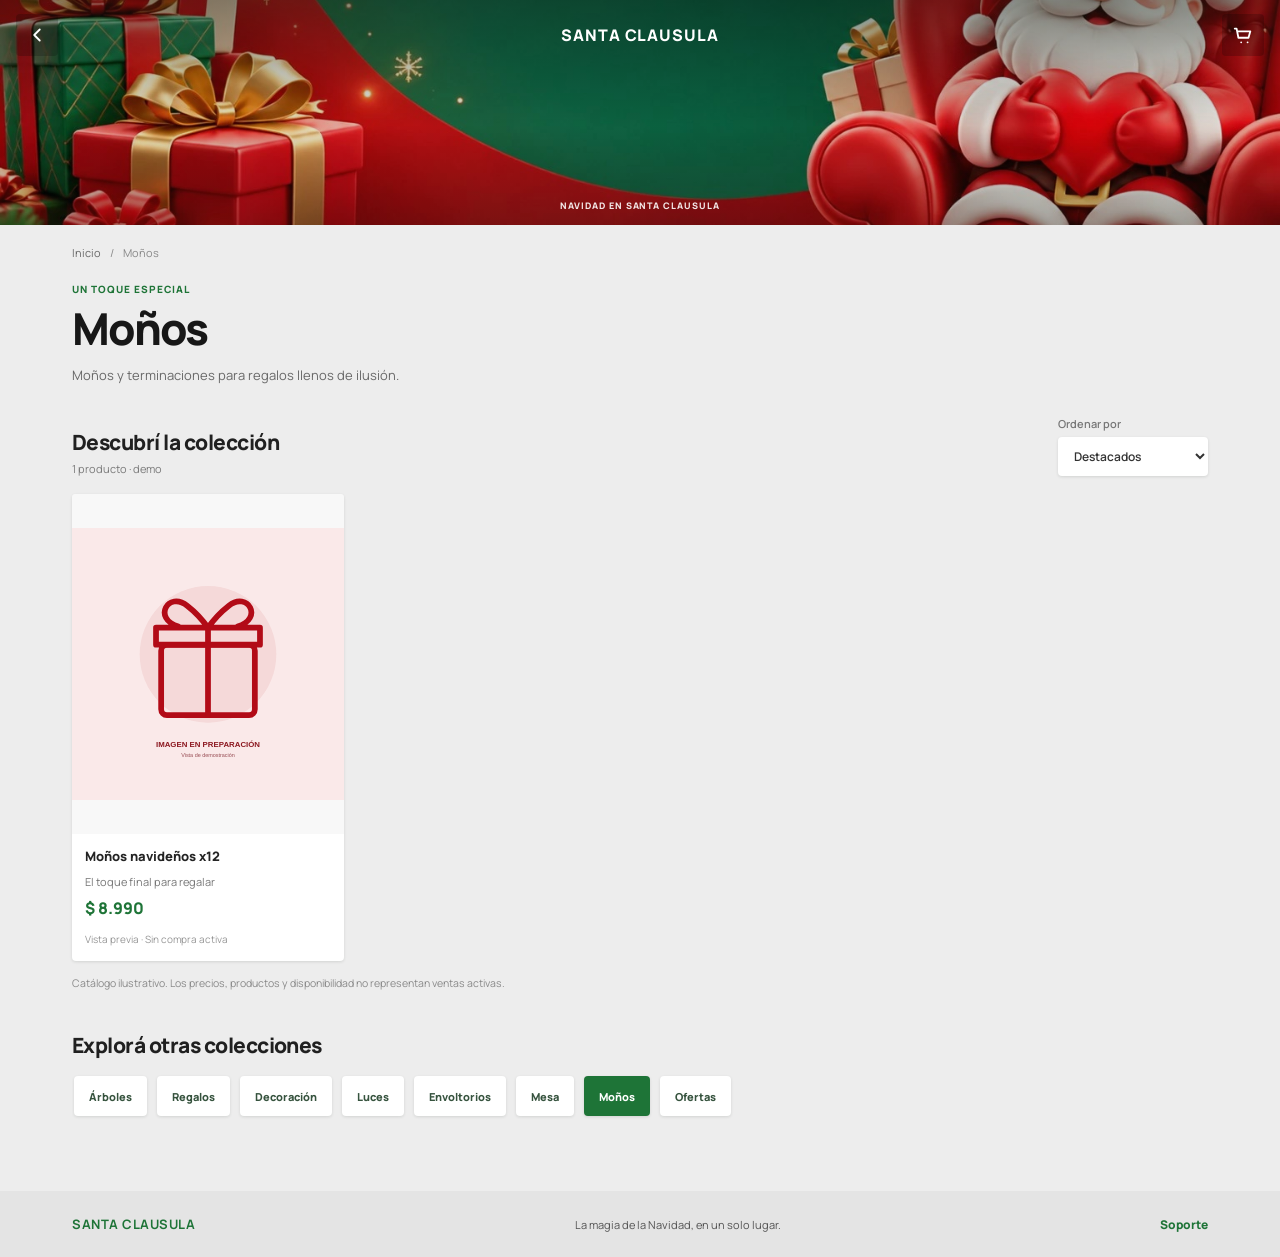
<file: colecciones/monos.html>
<!doctype html>
<html lang="es-AR" data-collection-handle="monos">
<head>
  <meta charset="utf-8" />
  <meta name="viewport" content="width=device-width, initial-scale=1, viewport-fit=cover" />
  <meta name="theme-color" content="#EDEDED" />
  <meta name="santa-clausula-collection-build" content="20261105-collection-01" />
  <title>Moños | SANTA CLAUSULA</title>
  <meta name="description" content="Explorá la colección Moños de SANTA CLAUSULA. Catálogo visual de demostración, preparado para Shopify." />
  <link rel="icon" type="image/webp" href="../assets/santa-clausula-logo.webp" />
  <link rel="preconnect" href="https://fonts.googleapis.com" />
  <link rel="preconnect" href="https://fonts.gstatic.com" crossorigin />
  <link href="https://fonts.googleapis.com/css2?family=Manrope:wght@400;500;600;700;800&display=swap" rel="stylesheet" />
  <link rel="stylesheet" href="../css/collection-page.css?v=20261105-collection-01" />
  <link rel="stylesheet" href="../css/site-tabbar.css?v=20261105-tabbar-v1" />
</head>
<body class="sc-collection-page">
  <section class="sc-collection-hero" aria-label="Imagen de cabecera de Moños">
    <img id="collectionHeroImage" src="../assets/christmas-hero-banner.webp"
      alt="Imagen navideña temporal de la colección Moños"
      fetchpriority="high" decoding="async" />
    <div class="sc-collection-hero__shade" aria-hidden="true"></div>
    <nav class="sc-collection-hero__nav" aria-label="Navegación superior">
      <a href="../index.html#categorias" class="sc-collection-hero__back" aria-label="Volver a las colecciones">
        <svg viewBox="0 0 24 24" aria-hidden="true"><path d="m15 18-6-6 6-6"/></svg>
      </a>
      <a href="../index.html" class="sc-collection-hero__brand">SANTA CLAUSULA</a>
      <a href="../index.html#productos" class="sc-collection-hero__store" aria-label="Explorar productos de la tienda">
        <svg viewBox="0 0 24 24" aria-hidden="true"><path d="M3 5h2l2 10h11l2-7H6M10 20h.01M17 20h.01"/></svg>
      </a>
    </nav>
    <span class="sc-collection-hero__caption">NAVIDAD EN SANTA CLAUSULA</span>
  </section>

  <main class="sc-collection-main" id="contenido">
    <nav class="sc-collection-breadcrumbs" aria-label="Ruta de navegación">
      <a href="../index.html">Inicio</a>
      <span aria-hidden="true">/</span>
      <span id="collectionBreadcrumb" aria-current="page">Moños</span>
    </nav>

    <header class="sc-collection-intro">
      <p id="collectionEyebrow" class="sc-collection-eyebrow">COLECCIÓN DE TEMPORADA</p>
      <h1 id="collectionTitle">Moños</h1>
      <p id="collectionDescription" class="sc-collection-description">Descubrí nuestra selección navideña.</p>
    </header>

    <section class="sc-collection-listing" aria-labelledby="collectionListingTitle">
      <div class="sc-collection-listing__header">
        <div>
          <h2 id="collectionListingTitle">Descubrí la colección</h2>
          <p id="collectionResultCount" aria-live="polite">Catálogo de demostración</p>
        </div>
        <label class="sc-collection-sort-label" for="collectionSort">
          <span>Ordenar por</span>
          <select id="collectionSort" name="sort">
            <option value="featured">Destacados</option>
            <option value="price-asc">Menor precio</option>
            <option value="price-desc">Mayor precio</option>
            <option value="name">Nombre</option>
          </select>
        </label>
      </div>
      <div id="collectionProductGrid" class="sc-collection-product-grid"></div>
      <p id="collectionEmpty" class="sc-collection-empty" hidden>No hay productos de ejemplo en esta colección.</p>
      <p class="sc-collection-demo-note">Catálogo ilustrativo. Los precios, productos y disponibilidad no representan ventas activas.</p>
    </section>

    <section class="sc-collection-more" id="mas-colecciones" aria-labelledby="collectionMoreTitle">
      <h2 id="collectionMoreTitle">Explorá otras colecciones</h2>
      <nav id="collectionOtherLinks" class="sc-collection-more__rail" aria-label="Otras colecciones"></nav>
    </section>
  </main>
  <footer class="sc-collection-footer">
    <strong>SANTA CLAUSULA</strong>
    <p>La magia de la Navidad, en un solo lugar.</p>
    <a href="../soporte.html">Soporte</a>
  </footer>
  <nav class="sc-tabbar" data-site-tabbar data-base="../" data-active="navidad" aria-label="Navegación principal"></nav>
  <script type="module" src="../js/collection-page.js?v=20261105-collection-01"></script>
  <script type="module" src="../js/shared/site-tabbar.js?v=20261105-tabbar-v1"></script>
</body>
</html>
</file>
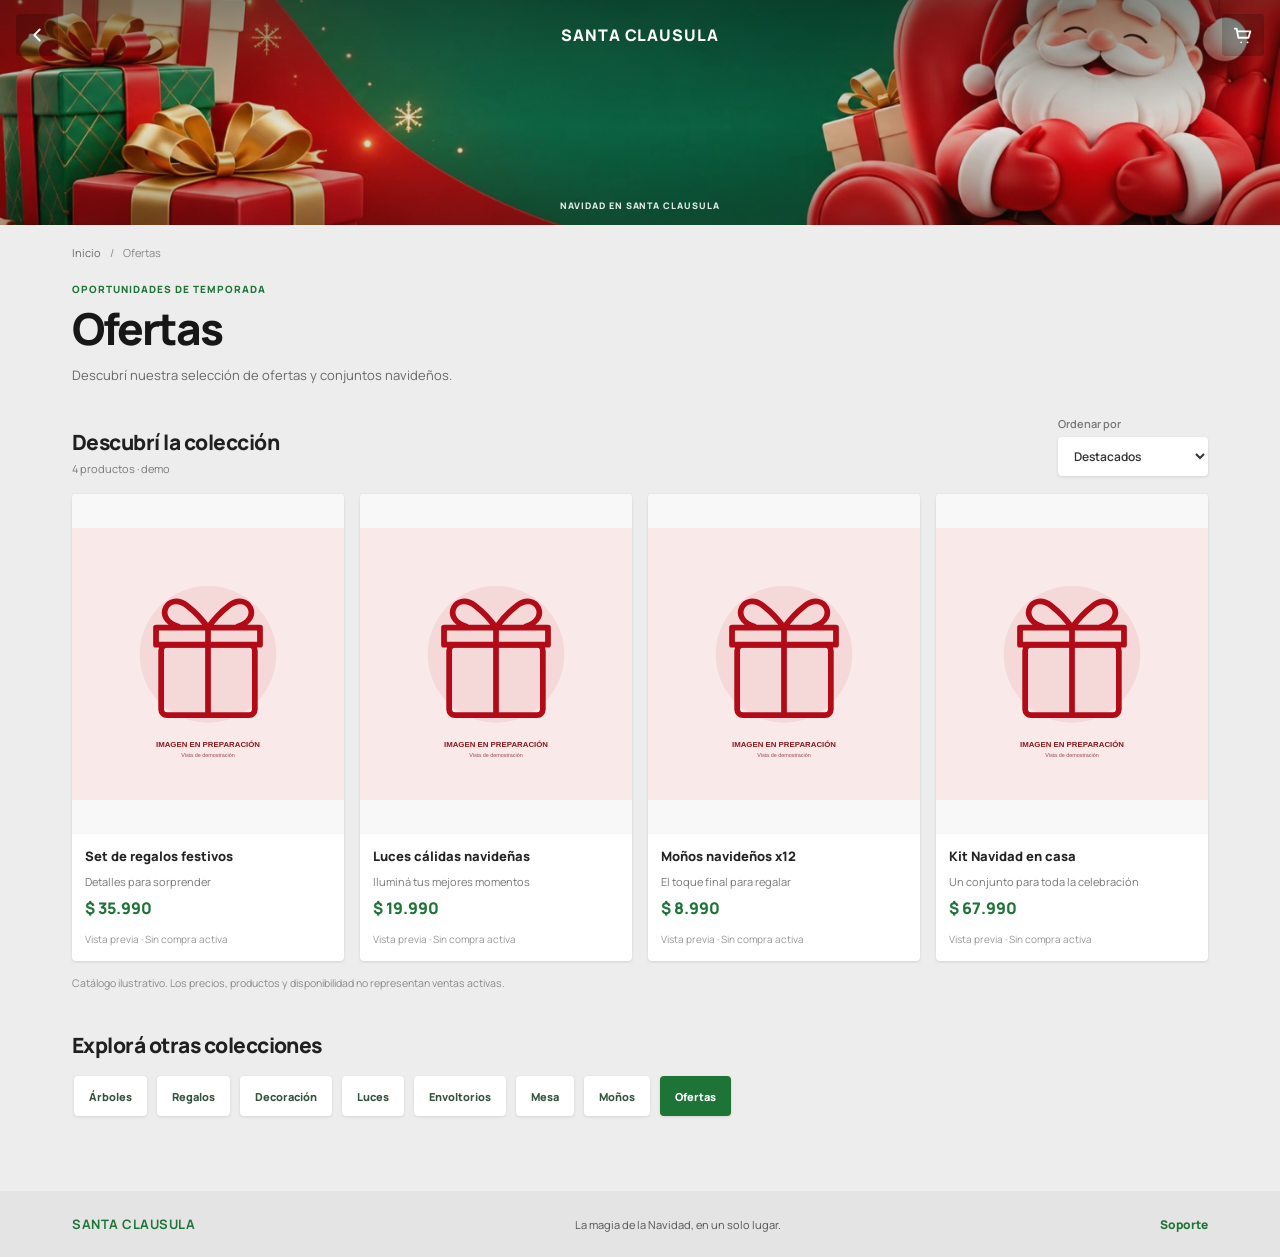
<file: colecciones/ofertas.html>
<!doctype html>
<html lang="es-AR" data-collection-handle="ofertas">
<head>
  <meta charset="utf-8" />
  <meta name="viewport" content="width=device-width, initial-scale=1, viewport-fit=cover" />
  <meta name="theme-color" content="#EDEDED" />
  <meta name="santa-clausula-collection-build" content="20261105-collection-01" />
  <title>Ofertas | SANTA CLAUSULA</title>
  <meta name="description" content="Explorá la colección Ofertas de SANTA CLAUSULA. Catálogo visual de demostración, preparado para Shopify." />
  <link rel="icon" type="image/webp" href="../assets/santa-clausula-logo.webp" />
  <link rel="preconnect" href="https://fonts.googleapis.com" />
  <link rel="preconnect" href="https://fonts.gstatic.com" crossorigin />
  <link href="https://fonts.googleapis.com/css2?family=Manrope:wght@400;500;600;700;800&display=swap" rel="stylesheet" />
  <link rel="stylesheet" href="../css/collection-page.css?v=20261105-collection-01" />
  <link rel="stylesheet" href="../css/site-tabbar.css?v=20261105-tabbar-v1" />
</head>
<body class="sc-collection-page">
  <section class="sc-collection-hero" aria-label="Imagen de cabecera de Ofertas">
    <img id="collectionHeroImage" src="../assets/christmas-hero-banner.webp"
      alt="Imagen navideña temporal de la colección Ofertas"
      fetchpriority="high" decoding="async" />
    <div class="sc-collection-hero__shade" aria-hidden="true"></div>
    <nav class="sc-collection-hero__nav" aria-label="Navegación superior">
      <a href="../index.html#categorias" class="sc-collection-hero__back" aria-label="Volver a las colecciones">
        <svg viewBox="0 0 24 24" aria-hidden="true"><path d="m15 18-6-6 6-6"/></svg>
      </a>
      <a href="../index.html" class="sc-collection-hero__brand">SANTA CLAUSULA</a>
      <a href="../index.html#productos" class="sc-collection-hero__store" aria-label="Explorar productos de la tienda">
        <svg viewBox="0 0 24 24" aria-hidden="true"><path d="M3 5h2l2 10h11l2-7H6M10 20h.01M17 20h.01"/></svg>
      </a>
    </nav>
    <span class="sc-collection-hero__caption">NAVIDAD EN SANTA CLAUSULA</span>
  </section>

  <main class="sc-collection-main" id="contenido">
    <nav class="sc-collection-breadcrumbs" aria-label="Ruta de navegación">
      <a href="../index.html">Inicio</a>
      <span aria-hidden="true">/</span>
      <span id="collectionBreadcrumb" aria-current="page">Ofertas</span>
    </nav>

    <header class="sc-collection-intro">
      <p id="collectionEyebrow" class="sc-collection-eyebrow">COLECCIÓN DE TEMPORADA</p>
      <h1 id="collectionTitle">Ofertas</h1>
      <p id="collectionDescription" class="sc-collection-description">Descubrí nuestra selección navideña.</p>
    </header>

    <section class="sc-collection-listing" aria-labelledby="collectionListingTitle">
      <div class="sc-collection-listing__header">
        <div>
          <h2 id="collectionListingTitle">Descubrí la colección</h2>
          <p id="collectionResultCount" aria-live="polite">Catálogo de demostración</p>
        </div>
        <label class="sc-collection-sort-label" for="collectionSort">
          <span>Ordenar por</span>
          <select id="collectionSort" name="sort">
            <option value="featured">Destacados</option>
            <option value="price-asc">Menor precio</option>
            <option value="price-desc">Mayor precio</option>
            <option value="name">Nombre</option>
          </select>
        </label>
      </div>
      <div id="collectionProductGrid" class="sc-collection-product-grid"></div>
      <p id="collectionEmpty" class="sc-collection-empty" hidden>No hay productos de ejemplo en esta colección.</p>
      <p class="sc-collection-demo-note">Catálogo ilustrativo. Los precios, productos y disponibilidad no representan ventas activas.</p>
    </section>

    <section class="sc-collection-more" id="mas-colecciones" aria-labelledby="collectionMoreTitle">
      <h2 id="collectionMoreTitle">Explorá otras colecciones</h2>
      <nav id="collectionOtherLinks" class="sc-collection-more__rail" aria-label="Otras colecciones"></nav>
    </section>
  </main>
  <footer class="sc-collection-footer">
    <strong>SANTA CLAUSULA</strong>
    <p>La magia de la Navidad, en un solo lugar.</p>
    <a href="../soporte.html">Soporte</a>
  </footer>
  <nav class="sc-tabbar" data-site-tabbar data-base="../" data-active="navidad" aria-label="Navegación principal"></nav>
  <script type="module" src="../js/collection-page.js?v=20261105-collection-01"></script>
  <script type="module" src="../js/shared/site-tabbar.js?v=20261105-tabbar-v1"></script>
</body>
</html>
</file>
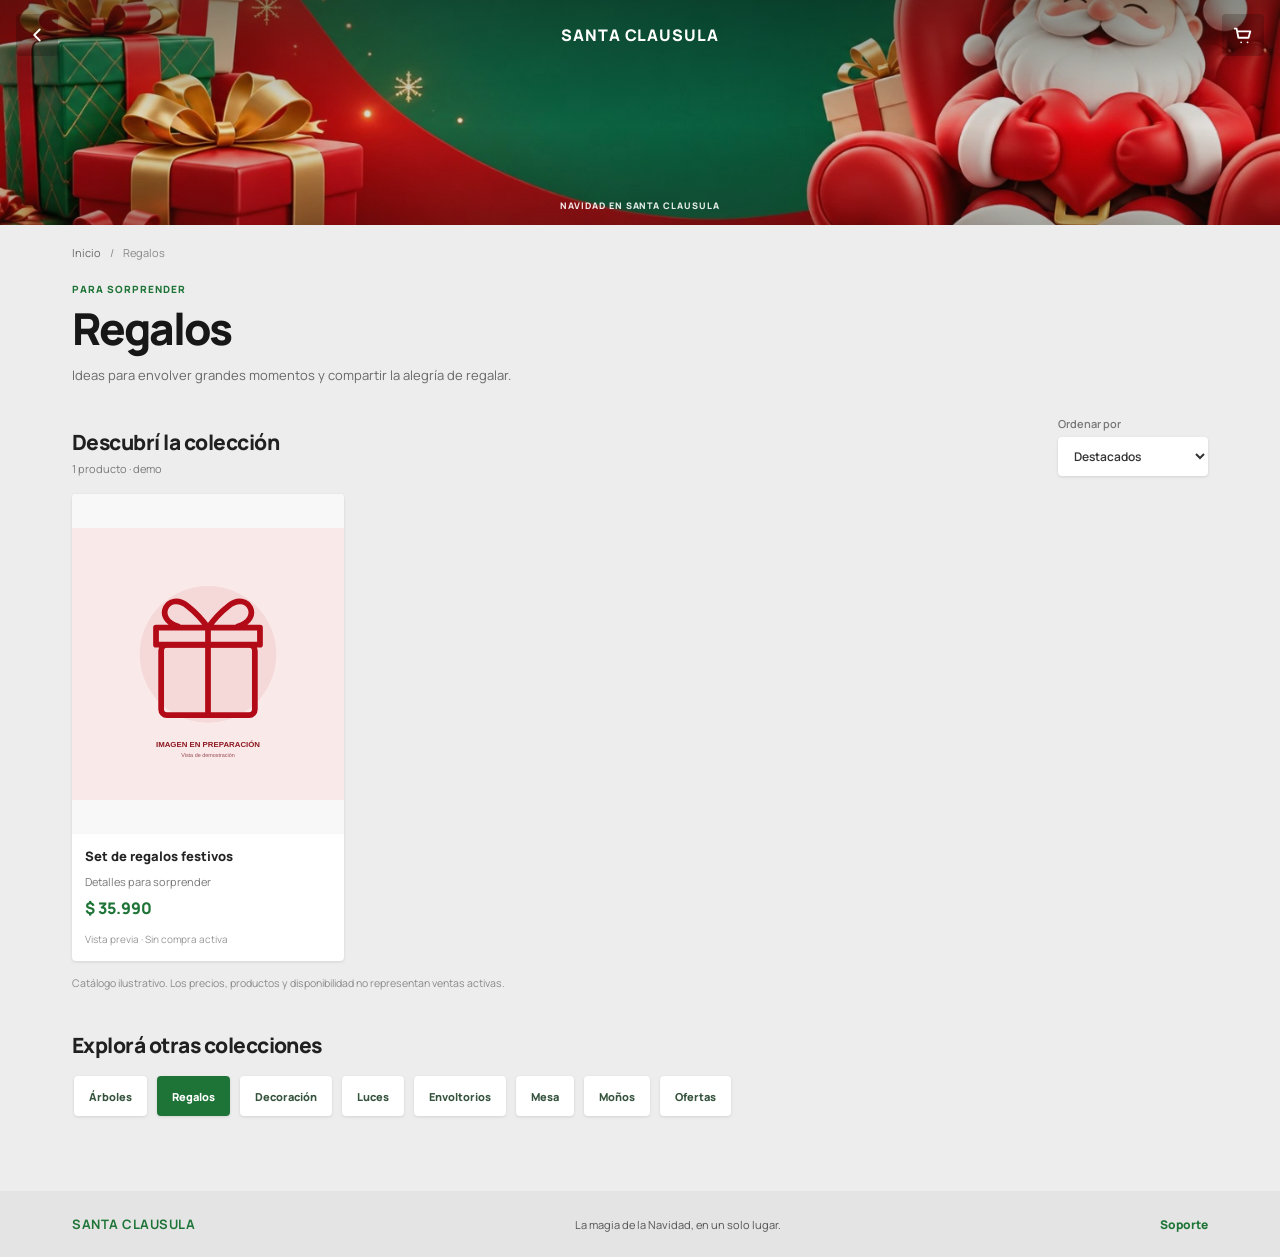
<file: colecciones/regalos.html>
<!doctype html>
<html lang="es-AR" data-collection-handle="regalos">
<head>
  <meta charset="utf-8" />
  <meta name="viewport" content="width=device-width, initial-scale=1, viewport-fit=cover" />
  <meta name="theme-color" content="#EDEDED" />
  <meta name="santa-clausula-collection-build" content="20261105-collection-01" />
  <title>Regalos | SANTA CLAUSULA</title>
  <meta name="description" content="Explorá la colección Regalos de SANTA CLAUSULA. Catálogo visual de demostración, preparado para Shopify." />
  <link rel="icon" type="image/webp" href="../assets/santa-clausula-logo.webp" />
  <link rel="preconnect" href="https://fonts.googleapis.com" />
  <link rel="preconnect" href="https://fonts.gstatic.com" crossorigin />
  <link href="https://fonts.googleapis.com/css2?family=Manrope:wght@400;500;600;700;800&display=swap" rel="stylesheet" />
  <link rel="stylesheet" href="../css/collection-page.css?v=20261105-collection-01" />
  <link rel="stylesheet" href="../css/site-tabbar.css?v=20261105-tabbar-v1" />
</head>
<body class="sc-collection-page">
  <section class="sc-collection-hero" aria-label="Imagen de cabecera de Regalos">
    <img id="collectionHeroImage" src="../assets/christmas-hero-banner.webp"
      alt="Imagen navideña temporal de la colección Regalos"
      fetchpriority="high" decoding="async" />
    <div class="sc-collection-hero__shade" aria-hidden="true"></div>
    <nav class="sc-collection-hero__nav" aria-label="Navegación superior">
      <a href="../index.html#categorias" class="sc-collection-hero__back" aria-label="Volver a las colecciones">
        <svg viewBox="0 0 24 24" aria-hidden="true"><path d="m15 18-6-6 6-6"/></svg>
      </a>
      <a href="../index.html" class="sc-collection-hero__brand">SANTA CLAUSULA</a>
      <a href="../index.html#productos" class="sc-collection-hero__store" aria-label="Explorar productos de la tienda">
        <svg viewBox="0 0 24 24" aria-hidden="true"><path d="M3 5h2l2 10h11l2-7H6M10 20h.01M17 20h.01"/></svg>
      </a>
    </nav>
    <span class="sc-collection-hero__caption">NAVIDAD EN SANTA CLAUSULA</span>
  </section>

  <main class="sc-collection-main" id="contenido">
    <nav class="sc-collection-breadcrumbs" aria-label="Ruta de navegación">
      <a href="../index.html">Inicio</a>
      <span aria-hidden="true">/</span>
      <span id="collectionBreadcrumb" aria-current="page">Regalos</span>
    </nav>

    <header class="sc-collection-intro">
      <p id="collectionEyebrow" class="sc-collection-eyebrow">COLECCIÓN DE TEMPORADA</p>
      <h1 id="collectionTitle">Regalos</h1>
      <p id="collectionDescription" class="sc-collection-description">Descubrí nuestra selección navideña.</p>
    </header>

    <section class="sc-collection-listing" aria-labelledby="collectionListingTitle">
      <div class="sc-collection-listing__header">
        <div>
          <h2 id="collectionListingTitle">Descubrí la colección</h2>
          <p id="collectionResultCount" aria-live="polite">Catálogo de demostración</p>
        </div>
        <label class="sc-collection-sort-label" for="collectionSort">
          <span>Ordenar por</span>
          <select id="collectionSort" name="sort">
            <option value="featured">Destacados</option>
            <option value="price-asc">Menor precio</option>
            <option value="price-desc">Mayor precio</option>
            <option value="name">Nombre</option>
          </select>
        </label>
      </div>
      <div id="collectionProductGrid" class="sc-collection-product-grid"></div>
      <p id="collectionEmpty" class="sc-collection-empty" hidden>No hay productos de ejemplo en esta colección.</p>
      <p class="sc-collection-demo-note">Catálogo ilustrativo. Los precios, productos y disponibilidad no representan ventas activas.</p>
    </section>

    <section class="sc-collection-more" id="mas-colecciones" aria-labelledby="collectionMoreTitle">
      <h2 id="collectionMoreTitle">Explorá otras colecciones</h2>
      <nav id="collectionOtherLinks" class="sc-collection-more__rail" aria-label="Otras colecciones"></nav>
    </section>
  </main>
  <footer class="sc-collection-footer">
    <strong>SANTA CLAUSULA</strong>
    <p>La magia de la Navidad, en un solo lugar.</p>
    <a href="../soporte.html">Soporte</a>
  </footer>
  <nav class="sc-tabbar" data-site-tabbar data-base="../" data-active="regalos" aria-label="Navegación principal"></nav>
  <script type="module" src="../js/collection-page.js?v=20261105-collection-01"></script>
  <script type="module" src="../js/shared/site-tabbar.js?v=20261105-tabbar-v1"></script>
</body>
</html>
</file>
<file: css/base.css>
:root {
  --font-family: "Manrope", system-ui, -apple-system, BlinkMacSystemFont, "Segoe UI", sans-serif;
  --page: #eee4d7;
  --surface: #ffffff;
  --ink: #0a0a0a;
  --muted: #6f6f6f;
  --line: #d6d6d6;
  --soft: #e2e2e2;
  --green: #1f7a43;
  --header-height: 72px;
  --radius: 8px;
  --content-max: 1240px;
}

* { box-sizing: border-box; }

html { scroll-behavior: smooth; background: var(--page); }

body {
  margin: 0;
  min-width: 320px;
  background: var(--page);
  color: var(--ink);
  font-family: var(--font-family);
  -webkit-font-smoothing: antialiased;
  text-rendering: optimizeLegibility;
}

body.no-scroll { overflow: hidden; }

button, input, textarea, select { font: inherit; }
button, a { -webkit-tap-highlight-color: transparent; }
button { color: inherit; }
a { color: inherit; text-decoration: none; }
img, svg { display: block; }
img { max-width: 100%; }
svg {
  width: 1em;
  height: 1em;
  fill: none;
  stroke: currentColor;
  stroke-width: 1.8;
  stroke-linecap: round;
  stroke-linejoin: round;
}

button { border: 0; }

.sr-only {
  position: absolute;
  width: 1px;
  height: 1px;
  padding: 0;
  margin: -1px;
  overflow: hidden;
  clip: rect(0, 0, 0, 0);
  white-space: nowrap;
  border: 0;
}

.site-shell { min-height: 100vh; }

.site-header {
  position: sticky;
  z-index: 80;
  top: 0;
  display: grid;
  height: var(--header-height);
  grid-template-columns: 48px 1fr 48px;
  align-items: center;
  gap: 12px;
  padding: 0 max(16px, calc((100vw - var(--content-max)) / 2));
  background: var(--ink);
  color: #fff;
}

.icon-button,
.cart-button {
  display: inline-grid;
  width: 44px;
  height: 44px;
  place-items: center;
  border-radius: 50%;
  background: transparent;
  cursor: pointer;
}

.icon-button svg,
.cart-button svg { width: 23px; height: 23px; }

.icon-button--inverse,
.cart-button { color: #fff; }

.utility-logo {
  justify-self: center;
  color: #fff;
  font-size: 20px;
  font-weight: 800;
  letter-spacing: .14em;
}

.utility-logo--dark { color: var(--ink); }
.utility-logo--footer { justify-self: start; color: #fff; }

.cart-button { position: relative; justify-self: end; }

.cart-count {
  position: absolute;
  top: 4px;
  right: 1px;
  display: grid;
  min-width: 18px;
  height: 18px;
  place-items: center;
  padding: 0 5px;
  border: 2px solid var(--ink);
  border-radius: 999px;
  background: #fff;
  color: var(--ink);
  font-size: 9px;
  font-weight: 800;
}

.page-content {
  width: min(100%, var(--content-max));
  margin: 0 auto;
  padding: 16px 20px 40px;
}

.button {
  display: inline-flex;
  min-height: 44px;
  align-items: center;
  justify-content: center;
  padding: 0 18px;
  border-radius: 6px;
  cursor: pointer;
  font-size: 13px;
  font-weight: 700;
}

.button--light { background: #fff; color: var(--ink); }
.button--dark { background: var(--ink); color: #fff; }
.button--secondary { background: var(--soft); color: var(--ink); }

.eyebrow {
  display: inline-block;
  color: rgba(255,255,255,.72);
  font-size: 11px;
  font-weight: 800;
  letter-spacing: .16em;
}

.eyebrow--dark { color: #777; }

.overlay,
.modal-backdrop {
  position: fixed;
  z-index: 100;
  inset: 0;
  background: rgba(0,0,0,.44);
}

.overlay[hidden],
.modal-backdrop[hidden] { display: none; }

.toast {
  position: fixed;
  z-index: 180;
  right: 18px;
  bottom: 18px;
  left: 18px;
  width: min(460px, calc(100% - 36px));
  margin: 0 auto;
  padding: 12px 16px;
  border-radius: 8px;
  background: var(--ink);
  color: #fff;
  font-size: 12px;
  font-weight: 600;
  text-align: center;
  opacity: 0;
  pointer-events: none;
  transform: translateY(8px);
  transition: opacity 160ms ease, transform 160ms ease;
}

.toast.is-visible {
  opacity: 1;
  transform: translateY(0);
}

/* Mobile merchandising rails are clipped only by the physical viewport.
   Initial/final alignment is supplied by the first/last item margins rather
   than internal rail padding, so cards can visually travel to the phone edge. */
@media (max-width: 720px) {
  :root { --header-height: 64px; }
  .site-header { padding: 0 12px; }
  .page-content { padding: 12px 12px 28px; }

  .category-scroller,
  .combo-scroller {
    width: calc(100% + 24px);
    margin-right: -12px;
    margin-left: -12px;
    padding-right: 0;
    padding-left: 0;
    scroll-padding-inline: 12px;
  }

  .category-scroller > :first-child,
  .combo-scroller > :first-child {
    margin-left: 12px;
  }

  .category-scroller > :last-child,
  .combo-scroller > :last-child {
    margin-right: 12px;
  }
}

@media (prefers-reduced-motion: reduce) {
  *, *::before, *::after {
    scroll-behavior: auto !important;
    animation-duration: .01ms !important;
    transition-duration: .01ms !important;
  }
}
</file>
<file: css/home.css>
.location-strip {
  display: grid;
  width: 100%;
  min-height: 68px;
  grid-template-columns: 38px minmax(0, 1fr) 22px;
  align-items: center;
  gap: 12px;
  padding: 12px 16px;
  border-radius: var(--radius);
  background: #e1e1e1;
  cursor: pointer;
  text-align: left;
}

.location-strip__icon {
  display: grid;
  width: 38px;
  height: 38px;
  place-items: center;
  border-radius: 50%;
  background: #fff;
}

.location-strip__icon svg { width: 20px; height: 20px; }
.location-strip__copy { min-width: 0; }
.location-strip__copy strong,
.location-strip__copy small { display: block; }
.location-strip__copy strong { font-size: 14px; font-weight: 800; }
.location-strip__copy small { margin-top: 3px; color: #686868; font-size: 11px; }
.location-strip__chevron { width: 18px; height: 18px; }

.search-block { margin-top: 14px; }

.search-field {
  display: flex;
  height: 54px;
  align-items: center;
  gap: 10px;
  padding: 0 16px;
  border-radius: var(--radius);
  background: #fff;
}

.search-field svg { width: 20px; height: 20px; color: #777; }
.search-field input {
  width: 100%;
  border: 0;
  outline: 0;
  background: transparent;
  color: var(--ink);
  font-size: 14px;
}
.search-field input::placeholder { color: #8a8a8a; }

.hero {
  position: relative;
  min-height: 360px;
  aspect-ratio: 16 / 7.2;
  margin-top: 14px;
  overflow: hidden;
  border-radius: var(--radius);
  background: #111;
}

.hero::after {
  content: "";
  position: absolute;
  z-index: 1;
  inset: 0;
  background: linear-gradient(
    180deg,
    rgba(0, 0, 0, 0) 30%,
    rgba(0, 0, 0, .12) 52%,
    rgba(0, 0, 0, .76) 100%
  );
  pointer-events: none;
}

.hero img {
  width: 100%;
  height: 100%;
  object-fit: cover;
  object-position: center 38%;
}

.hero__panel {
  position: absolute;
  z-index: 2;
  left: 26px;
  bottom: 26px;
  width: min(560px, calc(100% - 52px));
  padding: 0;
  border-radius: 0;
  background: transparent;
  color: #fff;
  text-shadow: 0 1px 18px rgba(0, 0, 0, .32);
}

.hero__panel h1 {
  margin: 7px 0 8px;
  font-size: clamp(32px, 4vw, 58px);
  line-height: .98;
  letter-spacing: -.055em;
}

.hero__panel p {
  max-width: 42ch;
  margin: 0 0 18px;
  color: rgba(255,255,255,.9);
  font-size: 13px;
  line-height: 1.5;
}

.section { margin-top: 34px; }
.section-heading {
  display: flex;
  align-items: end;
  justify-content: space-between;
  gap: 20px;
  margin-bottom: 16px;
}

.section-heading h2 {
  margin: 5px 0 0;
  font-size: clamp(22px, 2.3vw, 32px);
  line-height: 1.1;
  letter-spacing: -.04em;
}

.section-heading h2 span { color: #6e6e6e; font-weight: 500; }
.result-count { color: #757575; font-size: 11px; white-space: nowrap; }

.category-scroller,
.combo-scroller {
  display: flex;
  gap: 14px;
  overflow-x: auto;
  padding-bottom: 6px;
  scrollbar-width: thin;
  scroll-snap-type: x proximity;
}

.category-card {
  width: 118px;
  flex: 0 0 118px;
  scroll-snap-align: start;
  background: transparent;
  cursor: pointer;
  text-align: center;
}

.category-card__image {
  width: 108px;
  height: 108px;
  margin: 0 auto;
  overflow: hidden;
  border-radius: 50%;
  background: #fff;
}

.category-card__image img { width: 100%; height: 100%; object-fit: cover; }
.category-card span { display: block; margin-top: 9px; font-size: 12px; font-weight: 700; }

.combo-card {
  display: grid;
  width: min(690px, 82vw);
  min-width: min(690px, 82vw);
  aspect-ratio: 16 / 7;
  grid-template-columns: 34% 66%;
  overflow: hidden;
  border-radius: var(--radius);
  background: #fff;
  scroll-snap-align: start;
}

.combo-card__media { overflow: hidden; }
.combo-card__media img { width: 100%; height: 100%; object-fit: cover; }
.combo-card__content {
  display: flex;
  min-width: 0;
  flex-direction: column;
  justify-content: center;
  padding: 22px 24px;
}

.combo-card__content h3 { margin: 0; font-size: 22px; line-height: 1.08; letter-spacing: -.04em; }
.combo-card__content p { margin: 7px 0 10px; color: #747474; font-size: 12px; line-height: 1.45; }
.stars { color: #000; font-size: 13px; font-weight: 800; letter-spacing: .06em; }
.price-row { display: flex; align-items: baseline; gap: 8px; margin-top: 12px; }
.price-current { font-size: 21px; font-weight: 800; }
.price-old { color: #9b9b9b; font-size: 12px; text-decoration: line-through; }
.offer-link { margin-top: 12px; padding: 0; background: transparent; cursor: pointer; font-size: 12px; font-weight: 800; text-align: left; }

.product-grid {
  display: grid;
  grid-template-columns: repeat(2, minmax(0, 1fr));
  gap: 18px;
}

.product-card {
  min-width: 0;
  overflow: hidden;
  border-radius: var(--radius);
  background: #fff;
}

.product-card__media {
  aspect-ratio: 4 / 3;
  overflow: hidden;
  background: #f5f5f5;
}
.product-card__media img { width: 100%; height: 100%; object-fit: cover; }

.product-card__content { padding: 16px 16px 0; }
.product-card__content h3 { margin: 0; font-size: 17px; line-height: 1.2; letter-spacing: -.03em; }
.product-card__subtitle { margin: 5px 0 10px; color: #777; font-size: 11px; }
.delivery-badge {
  display: inline-flex;
  align-items: center;
  gap: 6px;
  margin-top: 10px;
  padding: 5px 8px;
  background: var(--green);
  color: #fff;
  font-size: 10px;
  font-weight: 800;
}
.delivery-badge svg { width: 12px; height: 12px; }
.delivery-demo-note { display: block; margin-top: 5px; color: #8c8c8c; font-size: 9px; }

.product-card__divider { height: 1px; margin: 14px -16px 0; background: #e5e5e5; }
.product-card__commerce {
  display: flex;
  min-height: 66px;
  align-items: center;
  justify-content: space-between;
  gap: 12px;
  padding: 12px 16px;
}
.trust-badge { display: inline-flex; align-items: center; gap: 6px; color: #555; font-size: 10px; font-weight: 700; }
.trust-badge svg { width: 14px; height: 14px; }
.product-card__price { flex: 0 0 auto; font-size: 18px; font-weight: 800; white-space: nowrap; }

.empty-state {
  padding: 38px 18px;
  border-radius: var(--radius);
  background: #fff;
  text-align: center;
}
.empty-state strong,
.empty-state span { display: block; }
.empty-state span { margin-top: 5px; color: #777; font-size: 12px; }

.site-footer {
  display: grid;
  grid-template-columns: minmax(0, 1fr) auto;
  gap: 28px;
  margin-top: 40px;
  padding: 28px;
  border-radius: var(--radius);
  background: var(--ink);
  color: #fff;
}
.site-footer__brand p { max-width: 48ch; margin: 12px 0 0; color: #bdbdbd; font-size: 11px; line-height: 1.6; }
.site-footer__links { display: flex; flex-wrap: wrap; align-content: start; justify-content: end; gap: 8px 14px; }
.site-footer__links button { padding: 0; background: transparent; color: #d2d2d2; cursor: pointer; font-size: 10px; }

.side-menu {
  position: fixed;
  z-index: 120;
  top: 0;
  bottom: 0;
  left: 0;
  width: min(380px, 88vw);
  padding: 18px;
  overflow-y: auto;
  background: #fff;
  transform: translateX(-102%);
  transition: transform 180ms ease;
}
.side-menu.is-open { transform: translateX(0); }
.side-menu__header { display: flex; align-items: center; justify-content: space-between; padding: 2px 2px 18px; }
.side-menu__header .utility-logo { justify-self: start; }

.menu-nav { display: grid; gap: 3px; }
.menu-link {
  display: grid;
  width: 100%;
  min-height: 48px;
  grid-template-columns: 24px minmax(0, 1fr) auto;
  align-items: center;
  gap: 10px;
  padding: 0 8px;
  background: transparent;
  cursor: pointer;
  font-size: 12px;
  font-weight: 800;
  text-align: left;
}
.menu-icon { display: grid; place-items: center; }
.menu-icon svg { width: 19px; height: 19px; }
.menu-chevron { width: 16px; height: 16px; transition: transform 150ms ease; }
.menu-group[open] .menu-chevron { transform: rotate(90deg); }
.menu-group summary { list-style: none; }
.menu-group summary::-webkit-details-marker { display: none; }
.menu-subnav { display: grid; gap: 1px; padding: 0 0 8px 42px; }
.menu-subnav a,
.menu-subnav button {
  min-height: 34px;
  padding: 0;
  background: transparent;
  color: #666;
  cursor: pointer;
  font-size: 10px;
  font-weight: 700;
  text-align: left;
}
.menu-divider { height: 1px; margin: 10px 8px; background: #e8e8e8; }

.modal-backdrop {
  z-index: 140;
  display: flex;
  align-items: center;
  justify-content: center;
  padding: 18px;
}
.location-modal {
  width: min(520px, 100%);
  padding: 22px;
  border-radius: 12px;
  background: #fff;
}
.modal-heading { display: flex; align-items: start; justify-content: space-between; gap: 16px; margin-bottom: 18px; }
.modal-heading h2 { margin: 5px 0 0; font-size: 24px; letter-spacing: -.04em; }
.field-label { display: flex; justify-content: space-between; margin: 14px 0 7px; font-size: 11px; font-weight: 800; }
.field-label span { color: #8a8a8a; font-weight: 500; }
.text-field {
  width: 100%;
  height: 48px;
  padding: 0 13px;
  border: 1px solid #d7d7d7;
  border-radius: 6px;
  outline: 0;
  background: #fff;
}
.text-field:focus { border-color: #111; }
.field-help { display: block; margin-top: 6px; color: #8a8a8a; font-size: 9px; line-height: 1.4; }
.session-note { margin: 16px 0 0; padding: 11px 12px; border-radius: 6px; background: #f0f0f0; color: #666; font-size: 10px; line-height: 1.45; }
.modal-actions { display: flex; gap: 10px; justify-content: end; margin-top: 20px; }

@media (max-width: 720px) {
  .hero { min-height: 0; aspect-ratio: 4 / 5; }
  .hero img { object-position: center 26%; }
  .hero__panel { right: 16px; bottom: 18px; left: 16px; width: auto; padding: 0; }
  .hero__panel h1 { font-size: 36px; }
  .section { margin-top: 28px; }
  .section-heading { align-items: start; }
  .section-heading h2 { font-size: 22px; }
  .section-heading h2 span { display: block; margin-top: 4px; font-size: 15px; }
  .category-card { width: 92px; flex-basis: 92px; }
  .category-card__image { width: 82px; height: 82px; }
  .category-card span { font-size: 10px; }
  .combo-card { width: 88vw; min-width: 88vw; aspect-ratio: auto; min-height: 176px; grid-template-columns: 35% 65%; }
  .combo-card__content { padding: 14px; }
  .combo-card__content h3 { font-size: 16px; }
  .combo-card__content p { font-size: 10px; }
  .price-current { font-size: 17px; }
  .product-grid { gap: 12px; }
  .product-card__content { padding: 12px 12px 0; }
  .product-card__content h3 { font-size: 14px; }
  .product-card__subtitle { min-height: 30px; font-size: 9px; }
  .product-card__divider { margin-right: -12px; margin-left: -12px; }
  .product-card__commerce { min-height: 76px; flex-direction: column; align-items: start; gap: 6px; padding: 10px 12px 12px; }
  .product-card__price { align-self: end; margin-top: -22px; font-size: 15px; }
  .trust-badge { max-width: 72%; font-size: 8px; }
  .delivery-badge { font-size: 8px; }
  .delivery-demo-note { font-size: 8px; }
  .site-footer { grid-template-columns: 1fr; padding: 22px; }
  .site-footer__links { justify-content: start; }
  .modal-backdrop { align-items: end; padding: 0; }
  .location-modal { border-radius: 18px 18px 0 0; padding: 20px 16px calc(20px + env(safe-area-inset-bottom)); }
}

@media (max-width: 420px) {
  .product-grid { gap: 10px; }
  .product-card__media { aspect-ratio: 1 / 1; }
  .product-card__content h3 { font-size: 13px; }
}
</file>
<file: css/navidad-home.css>
/* WEB DE NAVIDAD — Home V1. Seasonal override; original layout modules remain intact. */
.christmas-site { --page: #fff8f7; --surface: #fff; --ink: #40191d; --muted: #775b60; --line: #eedadc; --soft: #f7e7e8; --radius: 18px; --red: #b20b17; --red-dark: #850c17; --pink: #fff0f1; --content-max: 1240px; background: var(--page); }
.christmas-home { background: var(--page); }
.christmas-home :is(button, a):focus-visible { outline: 3px solid #ec8390; outline-offset: 3px; }
.christmas-home .holiday-announcement { padding: 9px 12px; background: #8c0d17; color: #fff; text-align: center; font-size: 10px; font-weight: 800; letter-spacing: .13em; }
.christmas-home .holiday-announcement span { padding: 0 12px; color: #ffbec1; }
.christmas-home .site-header { background: var(--red); color: #fff; }
.christmas-home .cart-count { border-color: var(--red); color: var(--red); }
.christmas-home .utility-logo { color: #fff; letter-spacing: .045em; font-size: 18px; }
.christmas-home .utility-logo--dark { color: var(--red); }
.christmas-home .location-strip { background: #f8e9e9; border-radius: 16px; }
.christmas-home .location-strip__icon { color: var(--red); }
.christmas-home .location-strip__copy small { color: #795d60; }
.christmas-home .search-field { border: 1px solid #f0dede; border-radius: 16px; }
.christmas-home .search-field:focus-within { border-color: var(--red); }
.christmas-home .button { border-radius: 12px; }
.christmas-home .button--dark { background: var(--red); }
.christmas-home .eyebrow--dark { color: #a3414a; }
.christmas-home .section-heading h2 { color: #44151c; }
.christmas-home .section-heading h2 span { color: #916a70; }

.christmas-home .christmas-hero { position: relative; aspect-ratio: 16 / 9; min-height: 310px; isolation: isolate; border-radius: 24px; background: var(--red); overflow: hidden; }
.christmas-home .christmas-hero::before { position: absolute; content: ""; z-index: -1; right: -12%; top: -55%; width: 76%; aspect-ratio: 1; border: 2px solid rgba(255,255,255,.22); border-radius: 50%; box-shadow: 0 0 0 42px rgba(255,255,255,.04), 0 0 0 100px rgba(255,255,255,.035); }
.christmas-home .christmas-hero::after { content: ""; position: absolute; z-index: -1; inset: 0; background: radial-gradient(circle at 82% 77%, rgba(255,255,255,.18) 0 4px, transparent 5px), radial-gradient(circle at 73% 23%, rgba(255,255,255,.32) 0 3px, transparent 4px), radial-gradient(circle at 94% 46%, rgba(255,255,255,.3) 0 5px, transparent 6px); }
.christmas-home .christmas-hero .hero__panel { left: clamp(24px, 5.5vw, 74px); bottom: auto; top: 50%; width: min(570px, 72%); transform: translateY(-50%); text-shadow: none; }
.christmas-home .christmas-hero .hero__panel h1 { margin: 10px 0 12px; font-size: clamp(30px, 4.7vw, 64px); line-height: 1.05; letter-spacing: -.05em; }
.christmas-home .christmas-hero .hero__panel p { font-size: clamp(12px, 1.6vw, 16px); }
.christmas-home .christmas-hero .eyebrow { color: #ffd7da; }
.christmas-home .christmas-hero__spark { position: absolute; right: 11%; top: 15%; color: #ffe7e8; font-size: clamp(60px, 15vw, 200px); line-height: 1; opacity: .5; }
.christmas-home .christmas-hero__ornament { position: absolute; right: 18%; bottom: 10%; width: clamp(54px, 11vw, 150px); aspect-ratio: 1; border: 3px solid rgba(255,255,255,.55); border-radius: 50%; }
.christmas-home .christmas-hero__ornament::before { content: ""; position: absolute; left: 50%; bottom: 100%; width: 2px; height: 170px; background: rgba(255,255,255,.45); }
.christmas-home .christmas-hero__ornament--two { right: 6%; bottom: 24%; width: clamp(28px, 6vw, 90px); opacity: .65; }

.christmas-home .section--categories { padding: 24px 0 20px; border-radius: 22px; background: var(--pink); }
.christmas-home .section--categories .section-heading { padding: 0 20px; }
.christmas-home .category-two-rails { display: grid; gap: 14px; overflow: visible; padding: 0; scrollbar-width: auto; scroll-snap-type: none; }
.christmas-home .category-two-rails > :first-child { margin-left: 0; }
.christmas-home .category-two-rails > :last-child { margin-right: 0; }
.christmas-home .category-rail-row { position: relative; min-width: 0; display: flex; align-items: center; justify-content: center; gap: 7px; }
.christmas-home .category-rail { display: flex; width: min(100%, 630px); min-width: 0; gap: 16px; padding: 2px 4px 9px; overflow-x: auto; overflow-y: hidden; scroll-snap-type: x mandatory; scrollbar-width: none; scroll-padding-inline: 4px; }
.christmas-home .category-rail::-webkit-scrollbar { display: none; }
.christmas-home .category-card { flex: 0 0 120px; width: 120px; padding: 0; color: #5b1821; scroll-snap-align: start; }
.christmas-home .category-card__image { display: grid; width: 106px; height: 106px; margin: 0 auto; place-items: center; border-radius: 50%; background: var(--red); color: #fff; transition: transform .18s ease, background .18s ease; }
.christmas-home .category-card__image svg { width: 57%; height: 57%; fill: none; stroke: currentColor; stroke-width: 3; stroke-linejoin: round; stroke-linecap: round; }
.christmas-home .category-card__label { display: block; margin-top: 9px; font-size: 12px; font-weight: 800; }
.christmas-home .category-card[aria-pressed="true"] .category-card__image { background: #7f0511; outline: 4px solid #eab5b9; outline-offset: 2px; }
.christmas-home .category-card:hover .category-card__image { transform: translateY(-3px); }
.christmas-home .rail-arrow { flex: 0 0 32px; width: 32px; height: 32px; padding: 0 0 3px; border-radius: 50%; background: #f6d9dc; color: var(--red-dark); font-size: 30px; line-height: 1; cursor: pointer; }
.christmas-home .section--filters { margin-top: 28px; }
.christmas-home .filter-scroller { display: flex; gap: 10px; overflow-x: auto; padding: 4px 2px 8px; scrollbar-width: none; scroll-snap-type: x proximity; }
.christmas-home .filter-scroller::-webkit-scrollbar { display: none; }
.christmas-home .filter-chip { display: flex; flex: 0 0 auto; align-items: center; gap: 8px; min-height: 42px; padding: 0 16px; border: 1px solid #f0d7da; border-radius: 999px; background: #fff; color: #6a1b24; font-size: 12px; font-weight: 800; cursor: pointer; scroll-snap-align: start; }
.christmas-home .filter-chip svg { width: 20px; height: 20px; stroke-width: 3; }
.christmas-home .filter-chip[aria-pressed="true"] { background: var(--red); color: white; border-color: var(--red); }
.christmas-home .combo-card { border-radius: 20px; }
.christmas-home .combo-card__media, .christmas-home .product-card__media { background: #fae5e6; }
.christmas-home .holiday-media { display: flex; width: 100%; height: 100%; min-height: 100%; flex-direction: column; align-items: center; justify-content: center; gap: 10px; background: #f4d5d8; color: #9d2731; }
.christmas-home .holiday-media svg { width: 33%; height: auto; aspect-ratio: 1; stroke-width: 2.7; }
.christmas-home .holiday-media span { max-width: 90%; font-size: 9px; font-weight: 800; letter-spacing: .07em; text-align: center; text-transform: uppercase; }
.christmas-home .combo-card__content h3 { color: #57141c; }
.christmas-home .offer-link { color: var(--red); }
.christmas-home .stars { color: #8d111b; }
.christmas-home .product-card { border-radius: 18px; cursor: pointer; }
.christmas-home .product-card:hover { outline: 1px solid #eab9bd; }
.christmas-home .product-card__media { aspect-ratio: 4 / 3; }
.christmas-home .product-card__media img { object-fit: contain; }
.christmas-home .product-card__content h3 { color: #52151c; }
.christmas-home .delivery-badge { background: #247d48; }
.christmas-home .trust-badge { color: #81656a; }
.christmas-home .empty-state { border-radius: 18px; }
.christmas-home #productos { scroll-margin-top: 90px; }
.christmas-home :is(#categorias, #packs) { scroll-margin-top: 92px; }


.christmas-home .site-footer { border-radius: 20px; background: var(--red-dark); }
.christmas-home .site-footer__brand p { color: #ffe2e3; }
.christmas-home .side-menu .menu-link:hover, .christmas-home .side-menu .menu-subnav a:hover { color: var(--red); }
.christmas-home .location-modal { border-radius: 20px; }
.christmas-home .toast { background: var(--red-dark); }
.christmas-home .holiday-bottom-nav { display: none; }

@media (max-width: 720px) {
  .christmas-home .holiday-announcement { font-size: 8px; letter-spacing: .07em; padding: 8px 5px; }
  .christmas-home .holiday-announcement span { padding: 0 6px; }
  .christmas-home .site-header { height: 61px; }
  .christmas-home .page-content { padding: 12px 12px calc(94px + env(safe-area-inset-bottom)); }
  .christmas-home .christmas-hero { aspect-ratio: 4 / 3; min-height: 250px; border-radius: 20px; }
  .christmas-home .christmas-hero .hero__panel { left: 20px; top: 50%; bottom: auto; width: min(85%, 370px); transform: translateY(-50%); }
  .christmas-home .christmas-hero .hero__panel h1 { max-width: 12ch; margin: 7px 0 8px; font-size: clamp(29px, 8vw, 38px); }
  .christmas-home .christmas-hero .hero__panel p { max-width: 29ch; margin-bottom: 12px; font-size: 10px; }
  .christmas-home .christmas-hero .button { min-height: 36px; padding: 0 12px; font-size: 11px; }
  .christmas-home .christmas-hero__spark { top: 3%; right: 4%; font-size: 80px; }
  .christmas-home .christmas-hero__ornament { right: -9%; bottom: 4%; opacity: .5; }
  .christmas-home .christmas-hero__ornament--two { right: 5%; bottom: 14%; opacity: .4; }
  .christmas-home .section--categories { margin-top: 26px; padding: 20px 0 17px; border-radius: 20px; }
  .christmas-home .section--categories .section-heading { padding: 0 15px; }
  .christmas-home .category-two-rails { width: 100%; margin: 0; gap: 10px; }
  .christmas-home .category-rail-row { gap: 0; }
  .christmas-home .category-rail { gap: 10px; width: 100%; padding-left: 14px; padding-right: 14px; scroll-padding-inline: 14px; }
  .christmas-home .category-card { flex-basis: 91px; width: 91px; }
  .christmas-home .category-card__image { width: 83px; height: 83px; }
  .christmas-home .category-card__label { font-size: 10px; margin-top: 8px; }
  .christmas-home .rail-arrow { position: absolute; top: 27px; z-index: 2; width: 27px; height: 27px; font-size: 25px; opacity: .82; }
  .christmas-home .rail-arrow:first-child { left: -4px; }
  .christmas-home .rail-arrow:last-child { right: -4px; }
  .christmas-home .filter-scroller { width: calc(100% + 24px); margin-left: -12px; padding: 4px 12px 8px; }
  .christmas-home .filter-chip { padding: 0 13px; min-height: 40px; font-size: 11px; }
  .christmas-home .combo-card { border-radius: 16px; }
  .christmas-home .combo-card__content { padding: 12px; }
  .christmas-home .holiday-media svg { width: 48%; }
  .christmas-home .holiday-media span { font-size: 7px; }
  .christmas-home .product-card { border-radius: 16px; }
  .christmas-home .holiday-bottom-nav { position: fixed; display: grid; z-index: 90; right: 0; bottom: 0; left: 0; grid-template-columns: repeat(5, minmax(0, 1fr)); padding: 8px 3px calc(6px + env(safe-area-inset-bottom)); background: #fff; box-shadow: 0 -3px 16px rgba(97,0,10,.09); border-top: 1px solid #f2d9db; }
  .christmas-home .holiday-bottom-nav a { display: flex; align-items: center; justify-content: center; flex-direction: column; min-width: 0; min-height: 47px; gap: 4px; color: #8a5257; font-size: 9px; font-weight: 800; }
  .christmas-home .holiday-bottom-nav a svg { width: 22px; height: 22px; stroke-width: 1.8; }
  .christmas-home .holiday-bottom-nav a:is(:hover, .is-current) { color: var(--red); }
  .christmas-home .toast { bottom: calc(78px + env(safe-area-inset-bottom)); }
}
@media (max-width: 370px) {
  .christmas-home .category-card { flex-basis: 86px; width: 86px; }
  .christmas-home .category-card__image { width: 78px; height: 78px; }
}


/* ===========================================================
   HOME V1 REVISION 2026-11-04 — APPROVED MOBILE COMPOSITION
   This is a scoped override over the initial seasonal skin.
   No global Product/Tracking/Support or Protocol Data changes.
   =========================================================== */
.christmas-home { overflow-x: clip; }
.christmas-home .christmas-hero.christmas-hero--app {
  display: block;
  position: relative;
  width: 100%;
  height: clamp(195px, 25svh, 330px);
  min-height: 0;
  aspect-ratio: auto;
  margin: 0;
  padding: 0;
  border: 0;
  border-radius: 0;
  overflow: hidden;
  isolation: isolate;
  background: linear-gradient(165deg, #19878e 0%, #65afb0 49%, #a5d7d0 100%);
}
.christmas-home .christmas-hero.christmas-hero--app::before,
.christmas-home .christmas-hero.christmas-hero--app::after {
  content: none;
  display: none;
}
.christmas-home .christmas-hero__art {
  position: absolute;
  z-index: 0;
  inset: 0;
  overflow: hidden;
  pointer-events: none;
}
.christmas-home .christmas-hero__art::before {
  content: "";
  position: absolute;
  inset: 0;
  opacity: .65;
  background-image:
    radial-gradient(circle at 6% 28%, #fff 0 1px, transparent 2px),
    radial-gradient(circle at 23% 47%, #fff 0 2px, transparent 3px),
    radial-gradient(circle at 49% 13%, #fff 0 1px, transparent 2px),
    radial-gradient(circle at 81% 39%, #fff 0 2px, transparent 3px),
    radial-gradient(circle at 68% 12%, #fff 0 1px, transparent 2px),
    radial-gradient(circle at 94% 67%, #fff 0 1px, transparent 2px);
}
.christmas-home .christmas-hero__art::after {
  content: "";
  position: absolute;
  left: -15%;
  bottom: -36%;
  width: 130%;
  height: 59%;
  border-radius: 50% 50% 0 0;
  background: #eaf6f3;
  opacity: .72;
}
.christmas-home .christmas-hero__moon {
  position: absolute;
  top: 36%;
  right: 25%;
  width: 29px;
  height: 29px;
  border-radius: 50%;
  box-shadow: -8px 5px 0 -2px rgba(248, 255, 244, .83);
  transform: rotate(-25deg);
}
.christmas-home .christmas-hero__snow--one,
.christmas-home .christmas-hero__snow--two {
  position: absolute;
  width: 95px;
  height: 18px;
  border-radius: 60%;
  background: rgba(255,255,255,.52);
  filter: blur(3px);
}
.christmas-home .christmas-hero__snow--one { top: 35%; left: 13%; }
.christmas-home .christmas-hero__snow--two { top: 62%; right: 8%; width: 62px; }
.christmas-home .christmas-hero__horizon {
  position: absolute;
  inset: auto 0 0;
  height: 22%;
  background: linear-gradient(0deg, rgba(232,249,246,.22), transparent);
}
.christmas-home .christmas-hero .site-header.christmas-hero__topbar {
  position: absolute;
  z-index: 4;
  top: calc(12px + env(safe-area-inset-top, 0px));
  right: max(12px, calc((100% - 1240px)/2));
  left: max(12px, calc((100% - 1240px)/2));
  display: flex;
  width: auto;
  height: auto;
  min-height: 42px;
  padding: 0;
  gap: 8px;
  align-items: center;
  justify-content: space-between;
  background: transparent;
  color: #283a38;
}
.christmas-home .christmas-hero .location-strip {
  display: flex;
  flex: 0 1 290px;
  width: auto;
  min-width: 0;
  min-height: 42px;
  padding: 6px 11px;
  gap: 6px;
  border: 1px solid rgba(41,77,73,.1);
  border-radius: 999px;
  background: rgba(255,255,255,.97);
  color: #2a3d38;
  box-shadow: 0 3px 12px rgba(24,72,74,.09);
}
.christmas-home .christmas-hero .location-strip__icon {
  flex: 0 0 19px;
  width: 19px;
  height: 19px;
  background: transparent;
  color: #2d635d;
}
.christmas-home .christmas-hero .location-strip__icon svg { width: 19px; height: 19px; }
.christmas-home .christmas-hero .location-strip__copy { flex: 1 1 auto; min-width: 0; }
.christmas-home .christmas-hero .location-strip__copy strong {
  display: block;
  overflow: hidden;
  color: #293b36;
  font-size: 11px;
  font-weight: 800;
  line-height: 1.25;
  text-overflow: ellipsis;
  white-space: nowrap;
}
.christmas-home .christmas-hero .location-strip__copy small.sr-only {
  position: absolute;
  width: 1px;
  height: 1px;
  margin: -1px;
  overflow: hidden;
  padding: 0;
  white-space: nowrap;
  clip: rect(0,0,0,0);
}
.christmas-home .christmas-hero .location-strip__chevron { flex: 0 0 15px; width: 15px; height: 15px; }
.christmas-home .christmas-hero__actions {
  display: flex;
  flex: 0 0 auto;
  align-items: center;
  gap: 7px;
}
.christmas-home .christmas-hero__actions :is(.icon-button, .cart-button) {
  display: inline-grid;
  flex: 0 0 40px;
  width: 40px;
  height: 40px;
  padding: 0;
  place-items: center;
  border-radius: 50%;
  background: rgba(255,255,255,.97);
  color: #2b433e;
  box-shadow: 0 3px 12px rgba(24,72,74,.09);
}
.christmas-home .christmas-hero__actions :is(.icon-button, .cart-button) svg {
  width: 21px;
  height: 21px;
}
.christmas-home .christmas-hero__actions .cart-count {
  top: -4px;
  right: -3px;
  border: 2px solid #fff;
  background: var(--red);
  color: #fff;
}
.christmas-home .christmas-hero__bottom {
  position: absolute;
  z-index: 4;
  right: max(12px, calc((100% - 1240px)/2));
  bottom: 15px;
  left: max(12px, calc((100% - 1240px)/2));
  display: flex;
  align-items: center;
  gap: 9px;
}
.christmas-home .christmas-hero .search-block {
  flex: 1 1 auto;
  min-width: 0;
  margin: 0;
}
.christmas-home .christmas-hero .search-field {
  height: 48px;
  border: 1px solid rgba(46,82,79,.09);
  border-radius: 999px;
  background: #fff;
  box-shadow: 0 4px 14px rgba(24,72,74,.1);
}
.christmas-home .christmas-hero .search-field input { min-width: 0; font-size: 12px; }
.christmas-home .christmas-hero__map-button {
  display: grid;
  flex: 0 0 48px;
  width: 48px;
  height: 48px;
  padding: 0;
  place-items: center;
  border: 0;
  border-radius: 50%;
  background: #fff;
  color: #2d514b;
  box-shadow: 0 4px 14px rgba(24,72,74,.1);
  cursor: pointer;
}
.christmas-home .christmas-hero__map-button svg { width: 24px; height: 24px; }

/* Categories: one genuine rail, always on the page canvas. */
.christmas-home .section--categories {
  margin-top: 23px;
  padding: 0;
  border: 0;
  border-radius: 0;
  background: transparent;
}
.christmas-home .section--categories .section-heading { padding: 0; }
.christmas-home .category-one-rail {
  display: flex;
  gap: 13px;
  width: 100%;
  min-width: 0;
  padding: 1px 0 9px;
  margin: 0;
  overflow-x: auto;
  overflow-y: hidden;
  scrollbar-width: none;
  scroll-snap-type: x proximity;
  scroll-padding-inline: 0;
  -webkit-overflow-scrolling: touch;
}
.christmas-home .category-one-rail::-webkit-scrollbar { display: none; }
.christmas-home .category-one-rail .category-card {
  display: block;
  flex: 0 0 94px;
  width: 94px;
  padding: 0;
  margin: 0;
  text-align: center;
  scroll-snap-align: start;
}
.christmas-home .category-one-rail .category-card__image {
  display: grid;
  width: 77px;
  height: 77px;
  margin: 0 auto;
  place-items: center;
  border-radius: 50%;
  background: var(--red);
  color: #fff;
}
.christmas-home .category-one-rail .category-card__label { margin-top: 8px; color: #4b2429; font-size: 11px; }

/* Filters share the page canvas; no external panel. */
.christmas-home .section--filters { margin-top: 17px; }
.christmas-home .filter-scroller {
  background: transparent;
  border: 0;
  border-radius: 0;
  -webkit-overflow-scrolling: touch;
}

/* The second banner precedes the packs and wears the decorative hat. */
.christmas-home .section--combos { margin-top: 30px; }

@media (max-width: 720px) {
  .christmas-home .page-content { padding: 15px 12px calc(94px + env(safe-area-inset-bottom)); }
  .christmas-home .christmas-hero.christmas-hero--app {
    height: clamp(195px, 25svh, 285px);
    min-height: 0;
    aspect-ratio: auto;
    margin: 0;
    border-radius: 0;
  }
  .christmas-home .christmas-hero .site-header.christmas-hero__topbar {
    top: calc(10px + env(safe-area-inset-top, 0px));
    right: 12px;
    left: 12px;
    height: auto;
    min-height: 38px;
  }
  .christmas-home .christmas-hero .location-strip {
    flex: 1 1 auto;
    max-width: none;
    min-height: 39px;
    padding: 5px 8px;
  }
  .christmas-home .christmas-hero .location-strip__copy strong { font-size: 10px; }
  .christmas-home .christmas-hero__actions { gap: 5px; }
  .christmas-home .christmas-hero__actions :is(.icon-button, .cart-button) {
    flex-basis: 36px;
    width: 36px;
    height: 36px;
  }
  .christmas-home .christmas-hero__actions :is(.icon-button, .cart-button) svg { width: 19px; height: 19px; }
  .christmas-home .christmas-hero__bottom { right: 12px; bottom: 13px; left: 12px; gap: 8px; }
  .christmas-home .christmas-hero .search-field { height: 46px; }
  .christmas-home .christmas-hero__map-button { flex-basis: 46px; width: 46px; height: 46px; }
  .christmas-home .section--categories { margin-top: 17px; padding: 0; border-radius: 0; }
  .christmas-home .section--categories .section-heading { padding: 0; margin-bottom: 11px; }
  .christmas-home .category-one-rail {
    width: calc(100% + 24px);
    margin: 0 -12px;
    padding: 0 0 8px;
    gap: 8px;
    scroll-padding-inline: 0;
  }
  .christmas-home .category-one-rail > :first-child,
  .christmas-home .category-one-rail > :last-child { margin: 0; }
  .christmas-home .category-one-rail .category-card { flex-basis: 82px; width: 82px; }
  .christmas-home .category-one-rail .category-card__image { width: 68px; height: 68px; }
  .christmas-home .category-one-rail .category-card__label { margin-top: 7px; font-size: 10px; }
  .christmas-home .section--filters { margin-top: 13px; }
  .christmas-home .section--filters .section-heading { margin-bottom: 9px; }
  .christmas-home .filter-scroller {
    width: calc(100% + 24px);
    margin-left: -12px;
    margin-right: -12px;
    padding: 2px 0 7px;
  }
  .christmas-home .section--combos { margin-top: 25px; }
  .christmas-home .holiday-bottom-nav { padding-bottom: calc(6px + env(safe-area-inset-bottom)); }
}
@media (max-width: 350px) {
  .christmas-home .christmas-hero .site-header.christmas-hero__topbar { gap: 6px; }
  .christmas-home .christmas-hero__actions { gap: 4px; }
  .christmas-home .christmas-hero__actions :is(.icon-button, .cart-button) { flex-basis: 34px; width: 34px; height: 34px; }
  .christmas-home .christmas-hero .location-strip__copy strong { font-size: 9px; }
  .christmas-home .christmas-hero .search-field input { font-size: 11px; }
}

/* Mobile reference has categories and filters immediately under the hero,
   without heading blocks interrupting the app-style merchandising rails. */
@media (max-width: 720px) {
  .christmas-home .section--categories .section-heading,
  .christmas-home .section--filters .section-heading {
    position: absolute;
    width: 1px;
    height: 1px;
    overflow: hidden;
    padding: 0;
    margin: -1px;
    white-space: nowrap;
    clip: rect(0, 0, 0, 0);
  }
}

/* HOME V1.1: mobile viewport-width alignment / remove right-side blank strip */
@media (max-width: 720px) {
  /* Some mobile embedded browsers reserve width on the normal-flow root
     while fixed navigation still spans the layout viewport. Keep the Home
     shell, its background and its full-bleed header on the same viewport. */
  html.christmas-site {
    overflow-x: clip;
  }
  body.christmas-home {
    box-sizing: border-box;
    width: 100vw;
    max-width: 100vw;
    margin: 0;
    overflow-x: clip;
  }
  body.christmas-home > .site-shell {
    box-sizing: border-box;
    width: 100vw;
    max-width: 100vw;
    margin: 0;
    padding: 0;
  }
  body.christmas-home .christmas-hero.christmas-hero--app {
    box-sizing: border-box;
    width: 100vw;
    max-width: 100vw;
  }
  body.christmas-home .page-content {
    box-sizing: border-box;
    width: 100vw;
    max-width: 100vw;
    margin-right: 0;
    margin-left: 0;
  }
}

/* HOME HERO ART — approved 2026-11-04, file to be uploaded by operator */
.christmas-home .christmas-hero.christmas-hero--app {
  background-image:
    url("../assets/christmas-hero-banner.webp"),
    linear-gradient(165deg, #08684c 0%, #168060 50%, #b00b19 100%);
  background-position: center center;
  background-repeat: no-repeat;
  background-size: cover;
}
.christmas-home .christmas-hero__art { display: none; }

/* CHRISTMAS COUPON V1 — rectangular artwork, shaped by the CSS container.
   No dark mockup background, no duplicated text, no separate hat overlay.
   The right green ticket stub and perforation are already in the image. */
.christmas-home .christmas-middle-banner--ticket {
  position: relative;
  display: block;
  width: 100%;
  aspect-ratio: 2022 / 778;
  height: auto;
  margin-top: 23px;
  padding: 0;
  border: 0;
  border-radius: 0;
  overflow: visible;
  isolation: isolate;
  background: transparent;
  filter: drop-shadow(0 10px 13px rgba(6, 50, 51, .22));
}
.christmas-home .christmas-middle-banner--ticket::before,
.christmas-home .christmas-middle-banner--ticket::after {
  content: none;
  display: none;
}
.christmas-home .coupon-ticket__frame {
  position: relative;
  display: block;
  width: 100%;
  height: 100%;
  aspect-ratio: 2022 / 778;
  padding: 0;
  margin: 0;
  border: 0;
  border-radius: 15px;
  overflow: hidden;
  background: #fff;
  cursor: pointer;
  -webkit-mask-image: url("../assets/coupon-ticket-mask.svg");
  mask-image: url("../assets/coupon-ticket-mask.svg");
  -webkit-mask-size: 100% 100%;
  mask-size: 100% 100%;
  -webkit-mask-position: center;
  mask-position: center;
  -webkit-mask-repeat: no-repeat;
  mask-repeat: no-repeat;
  -webkit-mask-mode: alpha;
  mask-mode: alpha;
}
.christmas-home .coupon-ticket__image {
  display: block;
  width: 100%;
  height: 100%;
  aspect-ratio: 2022 / 778;
  object-fit: contain;
  object-position: center;
  background: #fff;
}
@media (max-width: 720px) {
  .christmas-home .christmas-middle-banner--ticket {
    margin-top: 22px;
    aspect-ratio: 2022 / 778;
    filter: drop-shadow(0 6px 8px rgba(6, 50, 51, .18));
  }
  .christmas-home .coupon-ticket__frame { border-radius: 10px; }
}

/* Collections V1 · category circles are now navigable collection links.
   Preserve the approved red circle / white icon visual with no outlines. */
.christmas-home .category-one-rail a.category-card {
  color: inherit;
  text-decoration: none;
  border: 0;
}
.christmas-home .category-one-rail a.category-card:focus-visible {
  outline: 0;
  border-radius: 4px;
  box-shadow: 0 1px 4px rgba(27,35,29,.24);
}
</file>
<file: css/site-tabbar.css>
/*
  SANTA CLAUSULA — Shared mobile tabbar V1
  Visual direction: reference pill active state, rounded sturdy icons,
  transparent Christmas red tint, absolute edge-to-edge bottom, radius 0.
  Commercial purchase sticky z=75 intentionally covers this z=60 on Product.
*/
:root { --sc-tabbar-height: 70px; }
.sc-tabbar { display: none; }
@media (max-width: 767px) {
  .sc-tabbar[data-site-tabbar] {
    display: flex !important;
    position: fixed;
    z-index: 60;
    inset: auto 0 0;
    width: 100%;
    min-width: 0;
    min-height: calc(var(--sc-tabbar-height) + env(safe-area-inset-bottom, 0px));
    margin: 0;
    padding: 7px 5px calc(7px + env(safe-area-inset-bottom, 0px));
    align-items: center;
    justify-content: space-between;
    gap: 1px;
    background: rgba(255, 246, 247, .86);
    -webkit-backdrop-filter: blur(15px) saturate(115%);
    backdrop-filter: blur(15px) saturate(115%);
    border: 0 !important;
    border-radius: 0 !important;
    outline: 0;
    box-shadow: none;
    isolation: isolate;
    font-family: "Manrope", system-ui, sans-serif;
  }
  .sc-tabbar[data-site-tabbar]::before {
    content: "";
    position: absolute;
    top: -14px; left: 0; right: 0;
    height: 14px;
    background: linear-gradient(180deg,rgba(255,246,247,0),rgba(255,246,247,.55));
    pointer-events: none;
  }
  .sc-tabbar__item {
    display: flex;
    flex: 1 1 0;
    min-width: 0;
    min-height: 51px;
    align-items: center;
    justify-content: center;
    text-decoration: none;
    border: 0 !important;
    border-radius: 0;
    color: #66606A;
    -webkit-tap-highlight-color: transparent;
  }
  .sc-tabbar__item--current {
    flex-grow: 1.48;
    color: #A20B19;
  }
  .sc-tabbar__surface {
    display: flex;
    max-width: 100%;
    min-width: 0;
    min-height: 44px;
    align-items: center;
    justify-content: center;
    gap: 5px;
    padding: 5px 3px;
    border: 0 !important;
    border-radius: 0;
  }
  .sc-tabbar__item--current .sc-tabbar__surface {
    border-radius: 999px;
    padding-inline: 10px;
    background: rgba(178, 11, 23, .13);
  }
  .sc-tabbar__icon {
    display: block;
    width: 23px; height: 23px;
    flex: none;
    stroke-linecap: round;
    stroke-linejoin: round;
  }
  .sc-tabbar__label {
    display: block;
    overflow: hidden;
    color: inherit;
    white-space: nowrap;
    text-overflow: ellipsis;
    font-size: 9px;
    font-weight: 700;
    letter-spacing: -.025em;
  }
  .sc-tabbar__item:not(.sc-tabbar__item--current) .sc-tabbar__surface {
    flex-direction: column;
    gap: 3px;
  }
  .sc-tabbar__item--current .sc-tabbar__label {
    font-size: 11px;
    font-weight: 800;
  }
  .sc-tabbar__item:focus-visible {
    outline: 0;
  }
  .sc-tabbar__item:focus-visible .sc-tabbar__surface {
    box-shadow: 0 1px 4px rgba(48, 24, 29, .25);
  }
  body:has(.sc-tabbar) {
    padding-bottom: calc(var(--sc-tabbar-height) + env(safe-area-inset-bottom, 0px));
  }
  /* On Product the approved purchase sticky is commercially primary.
     Its z-index 75 is deliberately above the shared nav z-index 60.
     No CSS modifications to the purchase component are required. */
}
@media (max-width: 350px) {
  .sc-tabbar__item--current .sc-tabbar__surface { padding-inline: 7px; gap: 3px; }
  .sc-tabbar__icon { width: 21px; height: 21px; }
  .sc-tabbar__item--current .sc-tabbar__label { font-size: 10px; }
  .sc-tabbar__label { font-size: 8.5px; }
}
@media (min-width: 768px) {
  .sc-tabbar[data-site-tabbar] { display: none !important; }
}
@media (prefers-reduced-transparency: reduce) {
  .sc-tabbar[data-site-tabbar] { background: #FFF4F4; -webkit-backdrop-filter: none; backdrop-filter: none; }
}
</file>
<file: css/customer-conversation-v1.css>
:root {
  --chat-green: #1E7437;
  --chat-ink: #111111;
  --chat-gray: #777777;
}
* { box-sizing: border-box; }
html, body { min-height: 100%; }
body.customer-conversation-body {
  display: flex;
  justify-content: center;
  align-items: stretch;
  margin: 0;
  background: #EBEFEC;
  color: var(--chat-ink);
  font-family: "Manrope", system-ui, -apple-system, sans-serif;
}
button, textarea { font: inherit; }
[hidden] { display: none !important; }
.conversation-shell {
  display: flex;
  width: min(100%, 460px);
  height: 100dvh;
  min-height: 0;
  flex-direction: column;
  overflow: hidden;
  background: #FFFFFF;
  box-shadow: 0 0 30px rgba(0, 0, 0, .05);
}
.conversation-header {
  display: grid;
  flex: none;
  grid-template-columns: 30px 43px minmax(0,1fr) 30px;
  align-items: center;
  gap: 9px;
  min-height: 87px;
  padding: max(13px, env(safe-area-inset-top, 0px)) 13px 13px;
  background: var(--chat-green);
  color: #FFFFFF;
}
.conversation-header__back,
.conversation-header__close {
  display: grid;
  width: 30px;
  height: 38px;
  place-items: center;
  color: #FFFFFF;
  text-decoration: none;
}
.conversation-header__back svg,
.conversation-header__close svg {
  width: 22px;
  height: 22px;
  fill: none;
  stroke: currentColor;
  stroke-width: 2;
  stroke-linecap: round;
  stroke-linejoin: round;
}
.conversation-header__avatar,
.conversation-message__avatar {
  display: flex;
  flex: none;
  align-items: center;
  justify-content: center;
  border-radius: 50%;
  background: rgba(255,255,255,.15);
}
.conversation-header__avatar {
  width: 43px;
  height: 43px;
}
.conversation-header__avatar img {
  display: block;
  width: 43px;
  height: 43px;
  object-fit: contain;
}
.conversation-header__copy { min-width: 0; }
.conversation-header__copy h1 {
  margin: 0;
  color: #FFFFFF;
  font-size: clamp(11px, 3.2vw, 14px);
  font-weight: 800;
  line-height: 1.34;
  letter-spacing: -.02em;
}
.conversation-header__copy p {
  margin: 4px 0 0;
  color: #E6F2E9;
  font-size: 11px;
  line-height: 1.3;
}
.conversation-panel {
  display: flex;
  flex: 1 1 auto;
  min-height: 0;
  flex-direction: column;
}
.conversation-demo-notice {
  display: flex;
  flex: none;
  align-items: center;
  gap: 7px;
  padding: 9px 13px;
  border-bottom: 1px solid #E5D7BE;
  background: #FFF7E8;
  color: #735113;
  font-size: 10px;
  font-weight: 600;
  line-height: 1.5;
}
.conversation-demo-notice__dot {
  width: 7px;
  height: 7px;
  flex: none;
  border-radius: 50%;
  background: #D49A37;
}
.conversation-context {
  flex: none;
  padding: 12px 14px;
  border-bottom: 1px solid #ECECEC;
  background: #F7F8F7;
}
.conversation-context__row {
  display: flex;
  justify-content: space-between;
  align-items: center;
  gap: 8px;
  color: #686868;
  font-size: 11px;
  line-height: 1.5;
}
.conversation-context__status {
  color: var(--chat-green);
  font-weight: 700;
  text-align: right;
}
.conversation-messages {
  display: flex;
  flex: 1 1 auto;
  min-height: 0;
  flex-direction: column;
  gap: 22px;
  overflow-y: auto;
  padding: 20px 15px 18px;
  background: #FFFFFF;
  overscroll-behavior: contain;
}
.conversation-day {
  margin: 0;
  color: #979797;
  text-align: center;
  font-size: 11px;
}
.conversation-message {
  display: flex;
  max-width: 100%;
}
.conversation-message--customer { justify-content: flex-end; }
.conversation-message--support {
  align-items: flex-start;
  gap: 8px;
  justify-content: flex-start;
}
.conversation-message__bubble {
  max-width: 83%;
  padding: 12px;
  border-radius: 10px;
}
.conversation-message--customer .conversation-message__bubble {
  background: #E7F3E9;
}
.conversation-message--support .conversation-message__bubble {
  background: #F2F2F2;
}
.conversation-message__bubble p {
  margin: 0;
  color: #252525;
  font-size: 13px;
  line-height: 1.65;
  overflow-wrap: anywhere;
}
.conversation-message__bubble span {
  display: block;
  margin-top: 7px;
  color: #797979;
  font-size: 10px;
  text-align: right;
}
.conversation-message__avatar {
  width: 28px;
  height: 28px;
  background: var(--chat-green);
}
.conversation-message__avatar img {
  display: block;
  width: 28px;
  height: 28px;
  object-fit: contain;
}
.conversation-privacy {
  margin: auto 0 0;
  padding: 4px 0;
  color: #9A9A9A;
  font-size: 10px;
  text-align: center;
  line-height: 1.5;
}
.conversation-composer {
  flex: none;
  padding: 12px 13px calc(13px + env(safe-area-inset-bottom, 0px));
  border-top: 1px solid #EAEAEA;
  background: #FFFFFF;
}
.conversation-composer__bar {
  display: flex;
  align-items: center;
  gap: 9px;
  min-height: 50px;
  padding: 7px 8px;
  border: 1px solid #DDDDDD;
  border-radius: 4px;
}
.conversation-composer__bar button {
  display: grid;
  width: 34px;
  height: 34px;
  flex: none;
  place-items: center;
  padding: 5px;
  border: 0;
  background: transparent;
  color: #999999;
}
.conversation-composer__bar button svg {
  width: 19px;
  height: 19px;
  fill: none;
  stroke: currentColor;
  stroke-width: 1.8;
  stroke-linecap: round;
  stroke-linejoin: round;
}
.conversation-composer__bar textarea {
  display: block;
  flex: 1 1 auto;
  min-width: 0;
  resize: none;
  border: 0;
  outline: 0;
  background: transparent;
  color: #777777;
  font-size: 13px;
}
.conversation-composer__bar textarea::placeholder { color: #999999; }
.conversation-composer__bar .conversation-composer__send {
  border-radius: 4px;
  background: #1E7437;
  color: #FFFFFF;
  opacity: .65;
}
.conversation-composer p {
  margin: 9px 0 0;
  color: #999999;
  font-size: 10px;
  text-align: center;
}
.conversation-empty {
  display: flex;
  flex: 1 1 auto;
  min-height: 0;
  flex-direction: column;
  justify-content: center;
  align-items: center;
  gap: 14px;
  padding: 32px 22px;
  text-align: center;
}
.conversation-empty__icon {
  display: grid;
  width: 58px;
  height: 58px;
  place-items: center;
  border-radius: 50%;
  background: #EAF3EB;
  color: var(--chat-green);
}
.conversation-empty__icon svg {
  width: 28px;
  height: 28px;
  fill: none;
  stroke: currentColor;
  stroke-width: 1.8;
  stroke-linecap: round;
  stroke-linejoin: round;
}
.conversation-empty h2 {
  margin: 0;
  color: #111111;
  font-size: 20px;
  line-height: 1.3;
}
.conversation-empty p {
  max-width: 330px;
  margin: 0;
  color: #777777;
  font-size: 13px;
  line-height: 1.7;
}
.conversation-empty__return,
.conversation-empty__preview {
  display: block;
  width: min(100%, 280px);
  padding: 12px 15px;
  border: 1px solid var(--chat-green);
  border-radius: 4px;
  background: var(--chat-green);
  color: #FFFFFF;
  font-size: 13px;
  font-weight: 700;
  text-decoration: none;
}
.conversation-empty__preview {
  background: #FFFFFF;
  color: var(--chat-green);
}
.conversation-header__back:focus-visible,
.conversation-header__close:focus-visible,
.conversation-empty a:focus-visible {
  outline: 3px solid #2579FF;
  outline-offset: 2px;
}
@media (max-width: 350px) {
  .conversation-header { gap: 5px; padding-right: 9px; padding-left: 9px; }
  .conversation-header__copy h1 { font-size: 11px; }
  .conversation-context__row { font-size: 10px; }
}

/* ---------------------------------------------------------------------
   Case B — buyer context is UI-only, NOT a verified customer projection.
   Approved 2026-11-05: NO colored outlines on cards, badges or widgets.
   Background separation + tight, soft shadows instead of borders.
   --------------------------------------------------------------------- */
.conversation-preview-switch {
  display: grid;
  grid-template-columns: repeat(3, minmax(0, 1fr));
  align-items: stretch;
  flex: none;
  gap: 5px;
  padding: 8px 10px;
  background: #F1F2F1;
}
.conversation-preview-switch a {
  display: flex;
  min-width: 0;
  min-height: 36px;
  align-items: center;
  justify-content: center;
  padding: 7px 5px;
  border: 0;
  border-radius: 4px;
  background: transparent;
  color: #5D665E;
  text-align: center;
  text-decoration: none;
  font-size: 10.5px;
  font-weight: 700;
  line-height: 1.25;
}
.conversation-preview-switch a[aria-current="page"] {
  background: #FFFFFF;
  color: #1E7437;
  box-shadow: 0 1px 3px rgba(20, 35, 24, .13);
}
.conversation-preview-switch a:focus-visible,
.conversation-empty a:focus-visible {
  outline: 0;
  text-decoration: underline;
  text-decoration-thickness: 2px;
  text-underline-offset: 4px;
  box-shadow: 0 1px 4px rgba(15, 27, 18, .24);
}
.conversation-buyer-context {
  display: flex;
  flex: none;
  flex-direction: column;
  gap: 12px;
  padding: 13px 14px;
  background: #F7F8F7;
}
.conversation-buyer-context__intro {
  display: flex;
  align-items: flex-start;
  gap: 10px;
}
.conversation-buyer-context__symbol {
  display: grid;
  width: 29px;
  height: 29px;
  flex: none;
  place-items: center;
  border: 0;
  border-radius: 4px;
  background: #E7F1E9;
  color: #1E7437;
}
.conversation-buyer-context--pending .conversation-buyer-context__symbol {
  background: #EDEDED;
  color: #5E5E5E;
}
.conversation-buyer-context__symbol svg,
.conversation-order-card__icon svg {
  width: 18px;
  height: 18px;
  fill: none;
  stroke: currentColor;
  stroke-width: 1.8;
  stroke-linecap: round;
  stroke-linejoin: round;
}
.conversation-buyer-context__copy { flex: 1; min-width: 0; }
.conversation-buyer-context__copy strong {
  display: block;
  color: #202220;
  font-size: 12px;
  font-weight: 800;
  line-height: 1.4;
}
.conversation-buyer-context__copy p {
  margin: 4px 0 0;
  color: #777777;
  font-size: 11px;
  line-height: 1.5;
}
.conversation-order-card {
  display: flex;
  flex-direction: column;
  gap: 13px;
  padding: 12px;
  border: 0;
  border-radius: 4px;
  background: #FFFFFF;
  box-shadow: 0 1px 3px rgba(18, 30, 19, .12);
}
.conversation-order-card__top {
  display: flex;
  align-items: center;
  gap: 10px;
}
.conversation-order-card__icon {
  display: grid;
  width: 42px;
  height: 42px;
  flex: none;
  place-items: center;
  border: 0;
  border-radius: 4px;
  background: #E7F1E9;
  color: #1E7437;
}
.conversation-order-card__icon svg {
  width: 22px;
  height: 22px;
}
.conversation-order-card__identity {
  display: flex;
  min-width: 0;
  flex: 1;
  flex-direction: column;
  gap: 3px;
}
.conversation-order-card__identity strong {
  color: #202220;
  font-size: 13px;
  font-weight: 800;
}
.conversation-order-card__identity span {
  color: #777777;
  font-size: 11px;
}
.conversation-order-card__status {
  display: flex;
  align-items: center;
  justify-content: space-between;
  gap: 12px;
}
.conversation-order-card__status span {
  color: #777777;
  font-size: 11px;
}
.conversation-order-card__status strong {
  color: #1E7437;
  text-align: right;
  font-size: 11px;
  font-weight: 700;
}
/* Remove legacy colored/visible card or widget outlines also in Case A. */
.conversation-demo-notice,
.conversation-context,
.conversation-composer,
.conversation-composer__bar,
.conversation-empty__return,
.conversation-empty__preview {
  border: 0;
}
.conversation-context,
.conversation-composer {
  box-shadow: 0 1px 2px rgba(18, 30, 19, .08);
}
.conversation-composer__bar {
  background: #F8F9F8;
  box-shadow: 0 1px 3px rgba(20, 35, 24, .1);
}
.conversation-empty__preview {
  box-shadow: 0 1px 3px rgba(20, 35, 24, .13);
}
@media (max-width: 350px) {
  .conversation-preview-switch { padding: 7px 8px; gap: 3px; }
  .conversation-preview-switch a { padding: 6px 3px; font-size: 10px; }
  .conversation-order-card__status { align-items: flex-start; }
}

/* Keyboard-accessible focus without a colored frame. */
.conversation-header__back:focus-visible,
.conversation-header__close:focus-visible {
  outline: 0;
  border-radius: 4px;
  background: rgba(255, 255, 255, .13);
  box-shadow: 0 1px 3px rgba(10, 20, 12, .23);
}
@media (min-width: 461px) {
  .conversation-shell {
    box-shadow: 0 1px 5px rgba(15, 25, 18, .09);
  }
}

/* Case C — product context preview · 2026-11-05
   No borders: use short, gentle shadows as approved. */
.conversation-product-context {
  display: flex;
  flex: none;
  flex-direction: column;
  gap: 9px;
  padding: 12px 14px 15px;
  background: #F7F8F7;
}
.conversation-product-context__label {
  margin: 0;
  color: #777777;
  font-size: 11px;
  font-weight: 600;
  line-height: 1.45;
}
.conversation-product-card {
  display: grid;
  grid-template-columns: 64px minmax(0, 1fr);
  align-items: center;
  gap: 12px;
  min-width: 0;
  padding: 9px;
  border: 0;
  border-radius: 4px;
  background: #FFFFFF;
  box-shadow: 0 1px 3px rgba(18, 30, 19, .12);
}
.conversation-product-card__image {
  display: block;
  width: 64px;
  height: 80px;
  border-radius: 4px;
  object-fit: cover;
  background: #F0F1F0;
}
.conversation-product-card__copy {
  min-width: 0;
}
.conversation-product-card__copy strong,
.conversation-product-card__copy span,
.conversation-product-card__copy small {
  display: block;
  overflow-wrap: anywhere;
}
.conversation-product-card__copy strong {
  color: #1B1B1B;
  font-size: 12px;
  font-weight: 800;
  line-height: 1.4;
}
.conversation-product-card__copy span {
  margin-top: 5px;
  color: #777777;
  font-size: 11px;
  line-height: 1.45;
}
.conversation-product-card__copy small {
  margin-top: 5px;
  color: #888888;
  font-size: 10px;
  line-height: 1.4;
}
.conversation-preview-switch {
  display: flex;
  flex: none;
  overflow-x: auto;
  scrollbar-width: thin;
  gap: 5px;
  padding: 8px 10px;
  background: #F1F2F1;
}
.conversation-preview-switch a {
  flex: 1 0 87px;
  border: 0;
}
@media (max-width: 350px) {
  .conversation-preview-switch a {
    flex-basis: 82px;
    font-size: 10px;
  }
}
/* Keep the four preview tabs within the conversation's own scroll area. */
</file>
<file: css/conversation-rating-v1.css>
/* SANTA CLAUSULA — Conversation closure CSAT V1.
   Approved 2026-11-05; presentation only, no remote rating endpoint.
   IMPORTANT: no decorative outlines around cards, badges or widgets. */
.conversation-shell { position: relative; }
.conversation-closed-notice[hidden], .conversation-rating-backdrop[hidden],
.conversation-rating-view[hidden], .conversation-rating-finished[hidden] { display: none !important; }
.conversation-closed-notice {
  display: flex;
  flex: none;
  align-items: center;
  gap: 10px;
  padding: 12px 14px calc(12px + env(safe-area-inset-bottom, 0px));
  background: #F7F8F7;
  box-shadow: 0 -1px 3px rgba(18,30,19,.09);
}
.conversation-closed-notice__mark {
  display: grid; flex: none; width: 30px; height: 30px;
  place-items: center; border-radius: 50%; border: 0;
  background: #E7F3E9; color: #1E7437; font-size: 16px; font-weight: 800;
}
.conversation-closed-notice__copy { min-width: 0; flex: 1; }
.conversation-closed-notice__copy strong,
.conversation-closed-notice__copy span { display: block; }
.conversation-closed-notice__copy strong { color: #202020; font-size: 11px; font-weight: 800; }
.conversation-closed-notice__copy span { margin-top: 3px; color: #777777; font-size: 10px; line-height: 1.5; }
.conversation-closed-notice__rate {
  flex: none; min-height: 36px; padding: 8px 10px;
  border: 0; border-radius: 4px; background: #FFFFFF;
  color: #1E7437; font-size: 10px; font-weight: 800;
  box-shadow: 0 1px 3px rgba(20,35,24,.12);
  cursor: pointer;
}
.conversation-rating-backdrop {
  position: absolute; inset: 0; z-index: 130;
  display: flex; align-items: flex-end; justify-content: center;
  background: rgba(0,0,0,.47);
}
.conversation-rating-sheet {
  position: relative;
  width: 100%; max-height: min(92%, 800px);
  overflow-y: auto; overscroll-behavior: contain;
  padding: 16px 20px calc(22px + env(safe-area-inset-bottom, 0px));
  border: 0; border-radius: 20px 20px 0 0;
  outline: none; background: #FFFFFF;
  box-shadow: 0 -2px 7px rgba(15,27,18,.18);
  color: #111111; text-align: center;
}
.conversation-rating-handle {
  width: 42px; height: 4px; margin: 0 auto 22px;
  border-radius: 999px; background: #D6D9D6;
}
.conversation-rating-close {
  position: absolute; right: 13px; top: 11px;
  display: grid; place-items: center;
  width: 36px; height: 36px; border: 0; border-radius: 4px;
  background: transparent; color: #777777; font-size: 27px;
  cursor: pointer;
}
.conversation-rating-view,
.conversation-rating-finished {
  display: flex; flex-direction: column; align-items: stretch; gap: 12px;
}
.conversation-rating-success-mark {
  display: grid; width: 48px; height: 48px; place-items: center;
  align-self: center; margin-bottom: 2px; border: 0; border-radius: 50%;
  background: #E8F3EA; color: #1E7437; font-size: 22px; font-weight: 800;
}
.conversation-rating-view h2,
.conversation-rating-finished h2 {
  margin: 0; color: #151515; font-size: 22px;
  font-weight: 800; line-height: 1.25; letter-spacing: -.035em;
}
.conversation-rating-question,
.conversation-rating-finished p {
  margin: 0; color: #777777; font-size: 13px; line-height: 1.6;
}
.conversation-rating-fieldset {
  min-width: 0; margin: 9px 0 0; padding: 0;
  border: 0;
}
.visually-hidden {
  position: absolute !important; width: 1px !important; height: 1px !important;
  padding: 0 !important; margin: -1px !important;
  overflow: hidden !important; clip: rect(0,0,0,0) !important;
  white-space: nowrap !important; border: 0 !important;
}
.conversation-rating-stars {
  display: flex; align-items: center; justify-content: center;
  gap: clamp(4px, 1.9vw, 9px);
}
.conversation-rating-star {
  width: min(15%, 50px); min-width: 40px; min-height: 48px;
  padding: 0; border: 0; border-radius: 4px;
  background: transparent; color: #C8CCC9;
  font-size: clamp(32px, 9vw, 43px);
  line-height: 1; cursor: pointer;
  transition: color 80ms ease;
}
.conversation-rating-star.is-lit { color: #1E7437; }
.conversation-rating-star[aria-checked="true"] {
  background: #F1F7F1;
}
.conversation-rating-selection {
  min-height: 18px; margin: -4px 0 2px;
  color: #777777; font-size: 11px; font-weight: 700;
}
.conversation-rating-selection.has-rating { color: #1E7437; }
.conversation-rating-label {
  display: block; margin: 3px 0 0;
  color: #222222; text-align: left; font-size: 12px; font-weight: 800;
}
.conversation-rating-comment {
  display: block; width: 100%; min-height: 90px;
  margin: 0; padding: 11px 12px;
  border: 0; border-radius: 4px; outline: 0;
  background: #F6F7F6; color: #111111;
  font: 13px/1.6 "Manrope", system-ui, sans-serif;
  resize: vertical;
}
.conversation-rating-comment::placeholder { color: #979797; }
.conversation-rating-helper {
  margin: -6px 0 4px; color: #888888;
  text-align: left; font-size: 10.5px; line-height: 1.5;
}
.conversation-rating-submit {
  display: block; width: 100%; min-height: 48px;
  padding: 12px 13px; border: 0; border-radius: 4px;
  background: #1E7437; color: #FFFFFF;
  font: 800 13px/1.45 "Manrope", system-ui, sans-serif;
  cursor: pointer;
}
.conversation-rating-submit:disabled { opacity: .48; cursor: not-allowed; }
.conversation-rating-skip {
  display: block; width: 100%; min-height: 40px;
  padding: 9px 12px; border: 0; border-radius: 4px;
  background: transparent; color: #777777;
  font: 700 12px "Manrope", system-ui, sans-serif;
  cursor: pointer;
}
.conversation-rating-disclosure {
  margin: 2px 0 0; color: #909090;
  font-size: 10px; line-height: 1.5;
}
.conversation-rating-finished { min-height: 250px; justify-content: center; }
.conversation-rating-finished .conversation-rating-submit { margin-top: 14px; }
.conversation-rating-close:focus-visible,
.conversation-rating-star:focus-visible,
.conversation-rating-comment:focus-visible,
.conversation-rating-submit:focus-visible,
.conversation-rating-skip:focus-visible,
.conversation-closed-notice__rate:focus-visible {
  outline: 0;
  box-shadow: 0 1px 4px rgba(15,27,18,.30);
}
@media (max-width: 350px) {
  .conversation-rating-sheet { padding-right: 14px; padding-left: 14px; }
  .conversation-rating-star { min-width: 37px; }
  .conversation-closed-notice { gap: 7px; padding-right: 9px; padding-left: 9px; }
  .conversation-closed-notice__rate { padding: 7px; font-size: 9px; }
}
@media (prefers-reduced-motion: reduce) {
  .conversation-rating-star { transition: none; }
}
</file>
<file: css/seasonal-hub.css>
/* Shared Navidad / Regalos landing · SANTA CLAUSULA. */
.sc-hub-page { margin: 0; min-height: 100vh; background: #EDEDED; color: #1F1F1F; font-family: "Manrope", system-ui, sans-serif; }
.sc-hub-page *, .sc-hub-page *::before, .sc-hub-page *::after { box-sizing: border-box; }
.sc-hub-hero { position: relative; width: 100%; height: 25svh; overflow: hidden; background: #21492D; }
.sc-hub-hero img { position: absolute; inset: 0; width: 100%; height: 100%; display: block; object-fit: cover; object-position: center; }
.sc-hub-hero::after { content:""; position:absolute;inset:0;background:linear-gradient(180deg,rgba(5,22,10,.49),rgba(5,22,10,.08) 60%,rgba(5,22,10,.40));pointer-events:none; }
.sc-hub-hero__top { position: absolute; z-index: 1; left: 0; right: 0; top: 0; display: flex; justify-content: space-between; align-items: center; padding: calc(13px + env(safe-area-inset-top,0px)) 17px 12px; }
.sc-hub-hero__back, .sc-hub-hero__brand { color:#FFF; text-decoration:none; font-weight:800; }
.sc-hub-hero__back { width:36px;height:36px;display:grid;place-items:center;background:rgba(0,0,0,.20);border-radius:4px;border:0; }
.sc-hub-hero__back svg { width:22px;height:22px;fill:none;stroke:#FFF;stroke-width:2;stroke-linecap:round;stroke-linejoin:round; }
.sc-hub-hero__brand { font-size:14px;letter-spacing:.055em; }
.sc-hub-hero__space { width:36px; }
.sc-hub-hero__caption { position:absolute;z-index:1;bottom:13px;left:0;right:0;text-align:center;color:#FFF;font-size:10px;letter-spacing:.12em;font-weight:700; }
.sc-hub-main { max-width:1100px;margin:0 auto;padding:22px 21px 90px; }
.sc-hub-breadcrumb { display:flex;gap:9px;align-items:center;margin:0 0 24px;color:#888;font-size:11px; }
.sc-hub-breadcrumb a { color:#6F6F6F;text-decoration:none; }
.sc-hub-head { margin:0 0 31px; }
.sc-hub-eyebrow { margin:0 0 7px;color:#A20B19;font-size:10px;font-weight:800;letter-spacing:.10em; }
.sc-hub-head h1 { margin:0;font-size:clamp(29px,5vw,42px);line-height:1.2;letter-spacing:-.03em; }
.sc-hub-head>p:last-child { margin:11px 0 0;max-width:600px;color:#696969;font-size:13px;line-height:1.7; }
.sc-hub-section { margin-top:30px; }
.sc-hub-section h2 { margin:0;color:#222;font-size:21px;font-weight:800; }
.sc-hub-section__caption { margin:6px 0 15px;font-size:12px;line-height:1.65;color:#777; }
.sc-hub-collection-grid { display:grid;grid-template-columns:repeat(4,minmax(0,1fr));gap:12px; }
.sc-hub-collection-card { display:flex;min-width:0;align-items:center;gap:10px;min-height:85px;padding:13px;border:0;border-radius:4px;background:#FFF;box-shadow:0 1px 3px rgba(24,35,27,.12);color:#282828;text-decoration:none; }
.sc-hub-collection-card__monogram { display:grid;place-items:center;width:42px;height:42px;flex:none;border-radius:50%;background:#A20B19;color:#FFF;font-size:20px;font-weight:800; }
.sc-hub-collection-card__name { flex:1;min-width:0;overflow-wrap:anywhere;font-size:12px;font-weight:800; }
.sc-hub-collection-card__arrow { margin-left:auto;color:#9A9A9A;font-size:24px;line-height:1; }
.sc-hub-product-grid { display:grid;grid-template-columns:repeat(4,minmax(0,1fr));gap:14px; }
.sc-hub-product-card { display:flex;flex-direction:column;min-width:0;border:0;border-radius:4px;overflow:hidden;background:#FFF;box-shadow:0 1px 3px rgba(24,35,27,.12); }
.sc-hub-product-card__media { width:100%;aspect-ratio:4/5;background:#F9F9F9; }
.sc-hub-product-card__media img { display:block;width:100%;height:100%;object-fit:contain; }
.sc-hub-product-card__body { display:flex;flex-direction:column;gap:7px;padding:13px; }
.sc-hub-product-card__body strong { color:#232323;font-size:12px;line-height:1.45; }
.sc-hub-product-card__body span { color:#777;font-size:11px; }
.sc-hub-product-card__body b { color:#1E7437;font-size:15px; }
.sc-hub-demo-note { margin:12px 0 0;color:#929292;font-size:10px;line-height:1.5; }
.sc-hub-footer { padding:24px 20px 100px;background:#E4E4E4;text-align:center;color:#666;font-size:11px; }
.sc-hub-footer a { color:#1E7437;text-decoration:none;font-weight:800; }
.sc-hub-page a:focus-visible { outline:0;text-decoration:underline;text-underline-offset:4px;box-shadow:0 1px 4px rgba(15,27,18,.25); }
@media (max-width:760px) { .sc-hub-collection-grid { grid-template-columns:repeat(2,minmax(0,1fr)); } .sc-hub-product-grid { grid-template-columns:repeat(2,minmax(0,1fr)); } }
@media (max-width:640px) {
 .sc-hub-main { padding:18px 13px 100px; }
 .sc-hub-breadcrumb { margin-bottom:18px; }
 .sc-hub-head { margin-bottom:25px; }
 .sc-hub-head h1 { font-size:30px; }
 .sc-hub-head>p:last-child { font-size:12px; }
 .sc-hub-section h2 { font-size:18px; }
 .sc-hub-collection-grid { gap:10px; }
 .sc-hub-collection-card { gap:9px;min-height:74px;padding:10px; }
 .sc-hub-collection-card__monogram { width:35px;height:35px;font-size:17px; }
 .sc-hub-product-grid { gap:11px; }
 .sc-hub-product-card__body { padding:10px; }
}
@media (max-width:360px) { .sc-hub-collection-card { gap:6px;padding:8px; } .sc-hub-collection-card__monogram { width:30px;height:30px; } .sc-hub-collection-card__name { font-size:11px; } }
</file>
<file: css/product.css>
.product-body {
  background: var(--page);
}

.product-shell {
  position: relative;
  width: min(100%, 480px);
  min-height: 100vh;
  margin: 0 auto;
  padding-bottom: calc(82px + env(safe-area-inset-bottom));
  background: #fff;
}

.product-hero {
  position: relative;
  height: min(48vh, 510px);
  min-height: 360px;
  overflow: hidden;
  background: #e7ddd0;
}

.product-hero__image {
  width: 100%;
  height: 100%;
  object-fit: cover;
}

.product-hero__shade {
  position: absolute;
  inset: 0;
  background: linear-gradient(180deg, rgba(0,0,0,.16) 0%, rgba(0,0,0,0) 32%, rgba(0,0,0,.08) 100%);
  pointer-events: none;
}

.product-topbar {
  position: absolute;
  z-index: 5;
  top: max(18px, env(safe-area-inset-top));
  right: 18px;
  left: 18px;
  display: flex;
  align-items: center;
  justify-content: space-between;
}

.product-topbar__actions {
  display: flex;
  gap: 10px;
}

.round-control {
  display: grid;
  width: 44px;
  height: 44px;
  place-items: center;
  border-radius: 50%;
  background: rgba(255,255,255,.96);
  color: var(--ink);
  cursor: pointer;
  box-shadow: 0 5px 18px rgba(0,0,0,.08);
  backdrop-filter: blur(8px);
}

.round-control svg {
  width: 21px;
  height: 21px;
  stroke-width: 2;
}

.round-control.is-favorite svg {
  fill: currentColor;
}

.gallery-pill {
  position: absolute;
  z-index: 5;
  top: 43%;
  left: 50%;
  display: inline-flex;
  min-height: 48px;
  align-items: center;
  gap: 8px;
  padding: 0 16px;
  border-radius: 13px;
  background: rgba(10,10,10,.76);
  color: #fff;
  cursor: pointer;
  transform: translate(-50%, -50%);
  backdrop-filter: blur(8px);
  font-size: 13px;
  font-weight: 600;
}

.gallery-pill__icon {
  display: grid;
  width: 28px;
  height: 28px;
  place-items: center;
  border-radius: 50%;
  background: #fff;
  color: var(--ink);
}

.gallery-pill__icon svg {
  width: 14px;
  height: 14px;
}

.product-sheet {
  position: relative;
  z-index: 10;
  margin-top: -28px;
  padding: 10px 28px 112px;
  border-radius: 30px 30px 0 0;
  background: #fff;
}

.product-sheet__handle,
.product-support-sheet__handle {
  width: 46px;
  height: 4px;
  margin: 0 auto 20px;
  border-radius: 999px;
  background: #e1ddd7;
}

.thumbnail-rail {
  display: flex;
  gap: 9px;
  margin: 0 -28px 22px;
  overflow-x: auto;
  padding: 0 28px 3px;
  scrollbar-width: none;
}

.thumbnail-rail::-webkit-scrollbar,
.tabs-rail::-webkit-scrollbar {
  display: none;
}

.thumbnail-button {
  width: 64px;
  height: 64px;
  flex: 0 0 64px;
  overflow: hidden;
  padding: 0;
  border: 1px solid #ece6df;
  border-radius: 12px;
  background: #f5f0e9;
  cursor: pointer;
}

.thumbnail-button.is-active {
  border-color: var(--ink);
  box-shadow: inset 0 0 0 1px var(--ink);
}

.thumbnail-button img {
  width: 100%;
  height: 100%;
  object-fit: cover;
}

.product-category {
  display: block;
  margin-bottom: 9px;
  color: #7a736c;
  font-size: 11px;
  font-weight: 700;
  letter-spacing: .08em;
  text-transform: uppercase;
}

.product-intro h1 {
  margin: 0;
  font-size: clamp(32px, 9vw, 42px);
  font-weight: 500;
  line-height: 1.08;
  letter-spacing: -.045em;
}

.product-subtitle {
  margin: 8px 0 0;
  color: #85807a;
  font-size: 13px;
  line-height: 1.5;
}

.product-facts {
  display: flex;
  align-items: center;
  flex-wrap: wrap;
  gap: 12px;
  margin-top: 14px;
}

.fact-item {
  display: inline-flex;
  align-items: center;
  gap: 5px;
  color: #848484;
  font-size: 10px;
  font-weight: 600;
}

.fact-item svg {
  width: 14px;
  height: 14px;
  color: var(--ink);
}

.social-row {
  display: flex;
  align-items: center;
  justify-content: space-between;
  gap: 14px;
  margin-top: 21px;
}

.buyers-cluster {
  display: flex;
  align-items: center;
  gap: 8px;
}

.buyer-avatars {
  display: flex;
}

.buyer-avatars i {
  width: 25px;
  height: 25px;
  margin-left: -7px;
  border: 2px solid #fff;
  border-radius: 50%;
  background: #d7cbbb;
}

.buyer-avatars i:first-child { margin-left: 0; background: #c8b69f; }
.buyer-avatars i:nth-child(2) { background: #d8cbb9; }
.buyer-avatars i:nth-child(3) { background: #b8c5ce; }
.buyer-avatars i:nth-child(4) { background: #a8b7c2; }

.buyers-count {
  color: #555;
  font-size: 11px;
  font-weight: 700;
}

.reviews-link,
.inline-link {
  padding: 0;
  background: transparent;
  color: var(--ink);
  cursor: pointer;
  font-size: 11px;
  font-weight: 800;
  text-decoration: underline;
  text-underline-offset: 3px;
}

.detail-section,
.variant-section,
.offer-section,
.seller-section,
.delivery-section,
.tabs-section,
.features-section,
.description-section {
  margin-top: 30px;
}

.detail-section h2,
.variant-section h2,
.offer-section h2,
.seller-section h2,
.delivery-section h2,
.tabs-section h2,
.features-section h2,
.description-section h2 {
  margin: 0;
  color: var(--ink);
  font-size: 22px;
  font-weight: 600;
  line-height: 1.18;
  letter-spacing: -.035em;
}

.detail-section p {
  display: -webkit-box;
  overflow: hidden;
  margin: 12px 0 0;
  color: #737373;
  font-size: 14px;
  line-height: 1.62;
  -webkit-box-orient: vertical;
  -webkit-line-clamp: 3;
}

.detail-section.is-expanded p {
  display: block;
}

.detail-section .inline-link {
  margin-top: 6px;
}

.product-options {
  display: grid;
  gap: 22px;
  margin-top: 14px;
}

.option-group {
  display: grid;
  gap: 10px;
}

.option-heading {
  display: flex;
  align-items: baseline;
  justify-content: space-between;
  gap: 12px;
}

.option-heading strong {
  font-size: 12px;
}

.option-heading span {
  color: #9a938c;
  font-size: 9px;
}

.option-values {
  display: flex;
  gap: 9px;
  flex-wrap: wrap;
}

.option-button {
  min-width: 48px;
  height: 42px;
  padding: 0 12px;
  border: 1px solid #e3ddd6;
  border-radius: 10px;
  background: #fff;
  cursor: pointer;
  font-size: 11px;
  font-weight: 700;
}

.option-button.is-selected {
  border-color: var(--ink);
  background: var(--ink);
  color: #fff;
}

.color-image-button {
  width: 72px;
  height: 72px;
  flex: 0 0 72px;
  overflow: hidden;
  padding: 0;
  border: 1px solid #e8e1da;
  border-radius: 12px;
  background: #f6f2ed;
  cursor: pointer;
}

.color-image-button.is-selected {
  border-color: var(--ink);
  box-shadow: inset 0 0 0 1px var(--ink);
}

.color-image-button img {
  width: 100%;
  height: 100%;
  object-fit: cover;
}

.offer-list {
  display: grid;
  gap: 10px;
  margin-top: 14px;
}

.offer-card {
  position: relative;
  display: grid;
  width: 100%;
  grid-template-columns: minmax(0,1fr) auto;
  align-items: center;
  gap: 12px;
  padding: 15px 16px;
  border: 1px solid #e3ddd6;
  border-radius: 12px;
  background: #fff;
  cursor: pointer;
  text-align: left;
}

.offer-card.is-selected {
  border-color: var(--ink);
  box-shadow: inset 0 0 0 1px var(--ink);
}

.offer-card__copy strong,
.offer-card__copy span,
.offer-card__price strong,
.offer-card__price span {
  display: block;
}

.offer-card__copy strong { font-size: 13px; }
.offer-card__copy span { margin-top: 3px; color: #77716a; font-size: 10px; }
.offer-card__price { text-align: right; }
.offer-card__price strong { font-size: 16px; }
.offer-card__price span { margin-top: 2px; color: #9b958e; font-size: 9px; text-decoration: line-through; }

.offer-badge {
  position: absolute;
  top: -8px;
  right: 12px;
  padding: 4px 8px;
  border-radius: 999px;
  background: var(--ink);
  color: #fff;
  font-size: 8px;
  font-weight: 800;
}

.seller-row {
  display: flex;
  align-items: center;
  justify-content: space-between;
  gap: 14px;
  margin-top: 13px;
}

.seller-identity {
  display: flex;
  min-width: 0;
  align-items: center;
  gap: 10px;
}

.seller-avatar {
  display: grid;
  width: 44px;
  height: 44px;
  flex: 0 0 44px;
  place-items: center;
  border-radius: 50%;
  background: var(--ink);
  color: #fff;
  font-size: 10px;
  font-weight: 800;
}

.seller-identity strong,
.seller-identity span { display: block; }
.seller-identity strong { font-size: 14px; font-weight: 600; }
.seller-identity span { margin-top: 3px; color: #aaa; font-size: 9px; }

.seller-actions {
  display: flex;
  gap: 9px;
}

.seller-actions button {
  display: grid;
  width: 36px;
  height: 36px;
  place-items: center;
  border-radius: 50%;
  background: #f1ece6;
  color: var(--ink);
  cursor: pointer;
}

.seller-actions svg { width: 17px; height: 17px; }

.delivery-section {
  display: flex;
  align-items: flex-end;
  justify-content: space-between;
  gap: 16px;
}

.delivery-section p {
  margin: 7px 0 0;
  color: #8d8d8d;
  font-size: 10px;
}

.tabs-sticky-shell {
  position: sticky;
  z-index: 40;
  top: 0;
  margin: 12px -28px 0;
  overflow: hidden;
  border-bottom: 1px solid #eee8e2;
  background: rgba(255,255,255,.96);
  backdrop-filter: blur(10px);
}

.tabs-rail {
  display: flex;
  gap: 4px;
  overflow-x: auto;
  padding: 10px 28px;
  scrollbar-width: none;
}

.tab-button {
  min-height: 38px;
  flex: 0 0 auto;
  padding: 0 13px;
  border-radius: 9px;
  background: transparent;
  color: #77716a;
  cursor: pointer;
  font-size: 10px;
  font-weight: 800;
}

.tab-button[aria-selected="true"] {
  background: var(--ink);
  color: #fff;
}

.tab-panel {
  padding: 18px 0 0;
}

.feature-list {
  display: grid;
  gap: 9px;
  margin-top: 12px;
}

.feature-item {
  display: flex;
  align-items: center;
  gap: 9px;
  color: #767676;
  font-size: 13px;
  line-height: 1.4;
}

.feature-item__check {
  display: grid;
  width: 22px;
  height: 22px;
  flex: 0 0 22px;
  place-items: center;
  border-radius: 50%;
  background: #f0ebe4;
  color: var(--ink);
}

.feature-item__check svg { width: 12px; height: 12px; }

.description-section {
  padding-top: 28px;
  border-top: 1px solid #eee8e2;
}

.description-eyebrow {
  display: block;
  margin-bottom: 7px;
  color: #8c857e;
  font-size: 9px;
  font-weight: 800;
  letter-spacing: .13em;
}

.rich-content {
  color: #55504b;
  font-size: 13px;
  line-height: 1.7;
}

.rich-content h2,
.rich-content h3,
.rich-content h4 {
  color: var(--ink);
}

.rich-content ul,
.rich-content ol {
  padding-left: 20px;
}

.rich-content table {
  width: 100%;
  border-collapse: collapse;
  margin-top: 12px;
}

.rich-content th,
.rich-content td {
  padding: 9px 7px;
  border-bottom: 1px solid #e8e1d9;
  text-align: left;
  font-size: 10px;
}

.purchase-bar {
  position: fixed;
  z-index: 70;
  right: 0;
  bottom: 0;
  left: 0;
  display: grid;
  width: min(100%, 480px);
  min-height: calc(80px + env(safe-area-inset-bottom));
  grid-template-columns: minmax(0,1fr) 1.2fr;
  align-items: center;
  gap: 14px;
  margin: 0 auto;
  padding: 10px 24px calc(10px + env(safe-area-inset-bottom));
  background: #fff;
}

.purchase-price span,
.purchase-price strong,
.purchase-price small { display: block; }
.purchase-price span { color: #9a9a9a; font-size: 9px; }
.purchase-price strong { margin-top: 2px; color: var(--ink); font-size: 21px; font-weight: 800; letter-spacing: -.04em; }
.purchase-price small { margin-top: 1px; color: #b0b0b0; font-size: 8px; text-decoration: line-through; }

.buy-button {
  min-height: 50px;
  border-radius: 13px;
  background: var(--ink);
  color: #fff;
  cursor: pointer;
  font-size: 14px;
  font-weight: 700;
}

.product-toast {
  bottom: calc(88px + env(safe-area-inset-bottom));
}

.product-support-backdrop,
.location-backdrop {
  position: fixed;
  z-index: 180;
  inset: 0;
  display: flex;
  align-items: flex-end;
  justify-content: center;
  background: rgba(10,10,10,.44);
  opacity: 0;
  transition: opacity 180ms ease;
}

.product-support-backdrop[hidden],
.location-backdrop[hidden] {
  display: none !important;
}

.product-support-backdrop.is-open,
.location-backdrop.is-open {
  opacity: 1;
}

.product-support-sheet,
.location-sheet {
  width: min(100%, 480px);
  max-height: min(88vh, 760px);
  overflow-y: auto;
  padding: 10px 22px calc(24px + env(safe-area-inset-bottom));
  border-radius: 28px 28px 0 0;
  background: var(--page);
  transform: translateY(28px);
  transition: transform 180ms ease;
}

.product-support-backdrop.is-open .product-support-sheet,
.location-backdrop.is-open .location-sheet {
  transform: translateY(0);
}

.product-support-product-header__row {
  display: grid;
  grid-template-columns: 54px minmax(0,1fr) 38px;
  align-items: center;
  gap: 12px;
}

.product-support-product-header__row img {
  width: 54px;
  height: 54px;
  border-radius: 12px;
  object-fit: cover;
  background: #fff;
}

.product-support-product-header__copy strong,
.product-support-product-header__copy small {
  display: block;
}

.product-support-product-header__copy strong { font-size: 13px; }
.product-support-product-header__copy small { margin-top: 3px; color: #777; font-size: 10px; }

.product-support-sheet__close,
.location-sheet__heading button {
  display: grid;
  width: 36px;
  height: 36px;
  place-items: center;
  border-radius: 50%;
  background: #fff;
  cursor: pointer;
  font-size: 22px;
}

.product-support-sheet__body {
  margin-top: 20px;
}

.product-support-form,
.location-sheet form {
  display: grid;
  gap: 14px;
}

.product-support-field {
  display: grid;
  gap: 6px;
}

.product-support-field label,
.location-sheet label {
  font-size: 10px;
  font-weight: 800;
}

.product-support-field input,
.location-sheet input {
  width: 100%;
  min-height: 48px;
  padding: 0 13px;
  border: 1px solid #d8d1ca;
  border-radius: 10px;
  background: #fff;
  outline: 0;
}

.product-support-submit,
.location-sheet form > button {
  min-height: 48px;
  border-radius: 12px;
  background: var(--ink);
  color: #fff;
  cursor: pointer;
  font-size: 12px;
  font-weight: 800;
}

.product-support-note {
  margin: 12px 0 0;
  color: #817a73;
  font-size: 9px;
  line-height: 1.45;
}

.product-support-error {
  color: #9d2e2e;
  font-size: 9px;
}

.product-support-chat__notices {
  display: grid;
  gap: 8px;
  margin-bottom: 14px;
}

.product-support-chat__notice {
  padding: 10px 12px;
  border-radius: 10px;
  background: #fff;
  color: #746e68;
  font-size: 9px;
  line-height: 1.45;
}

.product-support-chat__notice p {
  margin: 0;
}

.product-support-messages {
  display: grid;
  gap: 10px;
  max-height: 280px;
  overflow-y: auto;
  padding: 4px 0 12px;
}

.product-support-message {
  display: grid;
  gap: 4px;
}

.product-support-message--customer {
  justify-items: end;
}

.product-support-message__sender {
  color: #8a837c;
  font-size: 8px;
}

.product-support-message__bubble {
  max-width: 82%;
  padding: 10px 12px;
  border-radius: 14px;
  background: #fff;
  font-size: 11px;
  line-height: 1.45;
}

.product-support-message--customer .product-support-message__bubble {
  background: var(--ink);
  color: #fff;
}

.product-support-quick-questions {
  display: flex;
  gap: 8px;
  overflow-x: auto;
  margin: 8px -22px 12px;
  padding: 0 22px;
  scrollbar-width: none;
}

.product-support-quick-question {
  flex: 0 0 auto;
  padding: 9px 11px;
  border-radius: 999px;
  background: #fff;
  cursor: pointer;
  font-size: 9px;
  font-weight: 700;
}

.product-support-composer {
  display: grid;
  grid-template-columns: minmax(0,1fr) auto;
  gap: 8px;
}

.product-support-composer input {
  min-height: 46px;
  padding: 0 12px;
  border: 1px solid #d8d1ca;
  border-radius: 12px;
  background: #fff;
  outline: 0;
}

.product-support-composer button {
  min-width: 76px;
  border-radius: 12px;
  background: var(--ink);
  color: #fff;
  cursor: pointer;
  font-size: 10px;
  font-weight: 800;
}

.location-sheet__heading {
  display: flex;
  align-items: flex-start;
  justify-content: space-between;
  gap: 16px;
  margin-bottom: 18px;
}

.location-sheet__heading span {
  color: #817a73;
  font-size: 9px;
  font-weight: 800;
  letter-spacing: .12em;
}

.location-sheet__heading h2 {
  margin: 5px 0 0;
  font-size: 25px;
  letter-spacing: -.04em;
}

.location-sheet label span {
  color: #999;
  font-weight: 500;
}

@media (max-width: 360px) {
  .product-sheet { padding-right: 22px; padding-left: 22px; }
  .thumbnail-rail { margin-right: -22px; margin-left: -22px; padding-right: 22px; padding-left: 22px; }
  .purchase-bar { padding-right: 18px; padding-left: 18px; }
}

@media (min-width: 481px) {
  .product-body { padding: 24px 0; }
  .product-shell {
    min-height: calc(100vh - 48px);
    overflow: hidden;
    border-radius: 30px;
  }
  .purchase-bar {
    bottom: 24px;
    border-radius: 0 0 30px 30px;
  }
}
</file>
<file: css/product-combos-v1.css>
/* PRODUCT OFFER CARD — single visual mock / future Commercial Offer surface */

/* Order the direct product surfaces so the single offer appears immediately
   above "Sobre este producto", matching the approved mobile composition. */
.product-sheet {
  display: flex;
  flex-direction: column;
}

.product-sheet__handle { order: 0; }
.thumbnail-rail { order: 1; }
.product-intro { order: 2; }
.offer-section { order: 3; }
.detail-section { order: 4; }
.variant-section { order: 5; }
.seller-section { order: 6; }
.delivery-section { order: 7; }
.tabs-section { order: 8; }
.features-section { order: 9; }
.description-section { order: 10; }

.offer-section {
  width: 100%;
  margin: 24px 0 30px;
  overflow: visible;
}

/* No carousel / no offer-section title: this surface is one offer card only. */
.offer-section > h2 {
  display: none;
}

.offer-list {
  display: block;
  width: 100%;
  margin: 0;
  overflow: visible;
  padding: 16px 0 0;
}

/* Product Page shows ONE offer card. Combo Street is the visual best-offer mock. */
.offer-list .product-combo-card:not(:nth-child(2)) {
  display: none !important;
}

.product-combo-card {
  position: relative;
  display: grid;
  width: 100%;
  max-width: 690px;
  min-width: 0;
  min-height: 176px;
  aspect-ratio: 16 / 7;
  grid-template-columns: 35% 65%;
  margin: 0 auto;
  overflow: visible;
  border-radius: 8px;
  background: #fff;
  box-shadow: 0 0 0 1.5px #d7d7d7;
  cursor: pointer;
  transition: box-shadow 150ms ease, transform 150ms ease;
}

.product-combo-card.is-selected {
  box-shadow: 0 0 0 3px #2479ff;
}

.product-combo-card:active {
  transform: scale(.995);
}

/* Radio-style selector: empty gray ring when OFF. */
.product-combo-card::after {
  content: "";
  position: absolute;
  z-index: 8;
  top: 50%;
  right: 14px;
  width: 24px;
  height: 24px;
  box-sizing: border-box;
  border: 2px solid #b9b9b9;
  border-radius: 50%;
  background: #fff;
  box-shadow: 0 1px 4px rgba(0,0,0,.08);
  transform: translateY(-50%);
  transition: background 150ms ease, border-color 150ms ease, box-shadow 150ms ease;
  pointer-events: none;
}

/* ON: blue outer ring + white inner ring + blue center dot. */
.product-combo-card.is-selected::after {
  border-color: #2479ff;
  background: #2479ff;
  box-shadow:
    inset 0 0 0 5px #fff,
    0 0 0 3px rgba(36,121,255,.10),
    0 2px 6px rgba(36,121,255,.20);
}

.product-combo-card__media {
  min-width: 0;
  overflow: hidden;
  border-radius: 8px 0 0 8px;
  background: #eee8e0;
}

.product-combo-card__media img {
  width: 100%;
  height: 100%;
  object-fit: cover;
}

.product-combo-card__content {
  display: flex;
  min-width: 0;
  flex-direction: column;
  justify-content: center;
  padding: 14px 54px 14px 15px;
  border-radius: 0 8px 8px 0;
  background: #fff;
}

.product-combo-card__content h3 {
  margin: 0;
  font-size: 16px;
  font-weight: 700;
  line-height: 1.08;
  letter-spacing: -.04em;
}

.product-combo-card__content p {
  display: -webkit-box;
  overflow: hidden;
  margin: 6px 0 8px;
  color: #74706b;
  font-size: 10px;
  line-height: 1.42;
  -webkit-box-orient: vertical;
  -webkit-line-clamp: 2;
}

.product-combo-card .stars {
  color: #111;
  font-size: 12px;
  font-weight: 800;
  letter-spacing: .06em;
}

.product-combo-card__price-row {
  display: flex;
  align-items: baseline;
  gap: 7px;
  margin-top: 8px;
}

.product-combo-card__price {
  color: #111;
  font-size: 17px;
  font-weight: 800;
  white-space: nowrap;
}

.product-combo-card__compare {
  color: #9b9b9b;
  font-size: 10px;
  text-decoration: line-through;
  white-space: nowrap;
}

.product-combo-card__details {
  display: inline-flex;
  align-items: center;
  align-self: flex-start;
  gap: 5px;
  margin-top: 9px;
  padding: 0;
  border: 0;
  background: transparent;
  color: #111;
  cursor: pointer;
  font-size: 10px;
  font-weight: 800;
  line-height: 1;
}

.product-combo-card__details svg {
  width: 12px;
  height: 12px;
  fill: none;
  stroke: currentColor;
  stroke-width: 2;
}

/* Existing best-offer widget, now green. */
.product-combo-card__best {
  position: absolute;
  z-index: 9;
  top: -13px;
  right: 12px;
  display: inline-flex;
  min-height: 29px;
  align-items: center;
  gap: 6px;
  padding: 0 11px;
  border-radius: 999px;
  background: #169b62;
  color: #fff;
  box-shadow: 0 8px 18px rgba(22,155,98,.28);
  font-size: 9px;
  font-weight: 800;
  letter-spacing: .01em;
  white-space: nowrap;
}

.product-combo-card__best svg {
  width: 13px;
  height: 13px;
  fill: none;
  stroke: currentColor;
  stroke-width: 1.9;
}

.combo-detail-backdrop {
  position: fixed;
  z-index: 260;
  inset: 0;
  display: flex;
  align-items: flex-end;
  justify-content: center;
  background: rgba(10,10,10,.46);
  opacity: 0;
  transition: opacity 180ms ease;
}

.combo-detail-backdrop[hidden] { display: none !important; }
.combo-detail-backdrop.is-open { opacity: 1; }

.combo-detail-sheet {
  width: min(100%, 480px);
  max-height: min(86vh, 760px);
  overflow-y: auto;
  padding: 10px 22px calc(24px + env(safe-area-inset-bottom));
  border-radius: 28px 28px 0 0;
  background: #fff;
  transform: translateY(28px);
  transition: transform 180ms ease;
}

.combo-detail-backdrop.is-open .combo-detail-sheet { transform: translateY(0); }

.combo-detail-sheet__handle {
  width: 46px;
  height: 4px;
  margin: 0 auto 18px;
  border-radius: 999px;
  background: #ddd7d0;
}

.combo-detail-sheet__top {
  display: flex;
  align-items: flex-start;
  justify-content: space-between;
  gap: 14px;
}

.combo-detail-sheet__top span {
  color: #7a736c;
  font-size: 9px;
  font-weight: 800;
  letter-spacing: .12em;
}

.combo-detail-sheet__top h2 {
  margin: 5px 0 0;
  font-size: 26px;
  line-height: 1.08;
  letter-spacing: -.04em;
}

.combo-detail-sheet__close {
  display: grid;
  width: 38px;
  height: 38px;
  flex: 0 0 38px;
  place-items: center;
  border: 0;
  border-radius: 50%;
  background: #f0ebe5;
  color: #111;
  cursor: pointer;
  font-size: 22px;
}

.combo-detail-sheet__media {
  width: 100%;
  aspect-ratio: 16 / 9;
  margin-top: 18px;
  overflow: hidden;
  border-radius: 12px;
  background: #eee8e0;
}

.combo-detail-sheet__media img {
  width: 100%;
  height: 100%;
  object-fit: cover;
}

.combo-detail-sheet__copy {
  margin: 16px 0 0;
  color: #6f6963;
  font-size: 13px;
  line-height: 1.55;
}

.combo-detail-sheet__list {
  display: grid;
  gap: 8px;
  margin: 18px 0 0;
  padding: 0;
  list-style: none;
}

.combo-detail-sheet__list li {
  display: flex;
  align-items: center;
  gap: 9px;
  color: #4e4945;
  font-size: 12px;
}

.combo-detail-sheet__list li::before {
  content: "✓";
  display: grid;
  width: 22px;
  height: 22px;
  flex: 0 0 22px;
  place-items: center;
  border-radius: 50%;
  background: #edf4ff;
  color: #2479ff;
  font-size: 11px;
  font-weight: 900;
}

.combo-detail-sheet__footer {
  display: flex;
  align-items: center;
  justify-content: space-between;
  gap: 16px;
  margin-top: 20px;
  padding-top: 16px;
  border-top: 1px solid #eee8e2;
}

.combo-detail-sheet__prices strong,
.combo-detail-sheet__prices span { display: block; }
.combo-detail-sheet__prices strong { font-size: 22px; }
.combo-detail-sheet__prices span {
  margin-top: 3px;
  color: #9a948d;
  font-size: 11px;
  text-decoration: line-through;
}

.combo-detail-sheet__select {
  min-height: 46px;
  padding: 0 18px;
  border: 0;
  border-radius: 10px;
  background: #111;
  color: #fff;
  cursor: pointer;
  font-size: 12px;
  font-weight: 800;
}

.combo-detail-sheet__select.is-selected { background: #2479ff; }

@media (min-width: 721px) {
  .product-combo-card__content { padding: 22px 66px 22px 24px; }
  .product-combo-card__content h3 { font-size: 22px; }
  .product-combo-card__content p { font-size: 12px; }
  .product-combo-card__price { font-size: 21px; }
  .product-combo-card__details { font-size: 12px; }
}

/* --------------------------------------------------------------------------
   COMMERCIAL INFO DENSITY / FULL-BLEED HIERARCHY
   Approved compact pattern inspired by dense marketplace information rows.
   The runtime owns content and behavior; these rules only control presentation.
   -------------------------------------------------------------------------- */

.product-commercial-body .commercial-info-stack {
  position: relative !important;
  width: calc(100% + 60px) !important;
  margin-right: -30px !important;
  margin-left: -30px !important;
  border-top: 0 !important;
  border-bottom: 0 !important;
  background: #fff !important;
}

/* Address keeps the same content alignment as the product sheet. */
.product-commercial-body .commercial-address-row {
  gap: 8px !important;
  padding: 10px 30px 11px !important;
}

.product-commercial-body .commercial-address-row__label {
  font-size: 16px !important;
  font-weight: 600 !important;
}

.product-commercial-body .commercial-address-row__button {
  min-height: 40px !important;
  grid-template-columns: 20px minmax(0, 1fr) 17px !important;
  gap: 7px !important;
  padding: 6px 9px !important;
  border-radius: 5px !important;
  background: #f2f2f2 !important;
}

.product-commercial-body .commercial-address-row__icon,
.product-commercial-body .commercial-address-row__icon svg {
  width: 19px !important;
  height: 19px !important;
}

.product-commercial-body .commercial-address-row__text {
  font-size: 13px !important;
  font-weight: 500 !important;
}

/* All separators truly reach both lateral edges. */
.product-commercial-body .commercial-divider {
  width: 100% !important;
  height: 1px !important;
  margin: 0 !important;
  background: #e9e6e2 !important;
}

/* The first separator becomes a pastel depth band above Envío gratis. */
.product-commercial-body .commercial-address-row + .commercial-divider {
  height: 8px !important;
  background: #f2efeb !important;
  border-top: 1px solid #e9e5e0 !important;
  border-bottom: 1px solid #e9e5e0 !important;
  box-shadow: inset 0 1px 0 rgba(255,255,255,.78), inset 0 -1px 0 rgba(0,0,0,.015) !important;
}

/* Compact action rows: less vertical space, smaller iconography and chevrons. */
.product-commercial-body .commercial-action-row {
  min-height: 54px !important;
  grid-template-columns: 21px minmax(0, 1fr) 17px !important;
  gap: 10px !important;
  padding: 9px 30px !important;
}

.product-commercial-body .commercial-action-row--delivery {
  min-height: 64px !important;
  padding-top: 9px !important;
  padding-bottom: 9px !important;
}

.product-commercial-body .commercial-action-row__icon,
.product-commercial-body .commercial-action-row__icon svg {
  width: 20px !important;
  height: 20px !important;
}

.product-commercial-body .commercial-action-row__content strong {
  font-size: 14px !important;
  font-weight: 500 !important;
  line-height: 1.25 !important;
}

.product-commercial-body .commercial-action-row--delivery .commercial-action-row__content strong {
  color: #169b62 !important;
  font-weight: 600 !important;
}

.product-commercial-body .commercial-action-row__content > span {
  margin-top: 3px !important;
  font-size: 12px !important;
  font-weight: 400 !important;
  line-height: 1.35 !important;
}

.product-commercial-body .commercial-row-chevron,
.product-commercial-body .commercial-row-chevron svg {
  width: 17px !important;
  height: 17px !important;
}

.product-commercial-body .commercial-row-chevron {
  color: #8e8a86 !important;
}

/* Bottom pastel depth band after the policy/security row. */
.product-commercial-body .commercial-info-stack::after {
  content: "";
  display: block;
  width: 100%;
  height: 8px;
  background: #f2efeb;
  border-top: 1px solid #e9e5e0;
  border-bottom: 1px solid #e9e5e0;
  box-shadow: inset 0 1px 0 rgba(255,255,255,.78), inset 0 -1px 0 rgba(0,0,0,.015);
}

@media (max-width: 380px) {
  .product-commercial-body .commercial-address-row__label { font-size: 15px !important; }
  .product-commercial-body .commercial-address-row__text { font-size: 12px !important; }
  .product-commercial-body .commercial-action-row__content strong { font-size: 13px !important; }
  .product-commercial-body .commercial-action-row__content > span { font-size: 11px !important; }
}
</file>
<file: css/product-offer-callout-v1.css>
/* Persistent Offer Card width + floating detail callout.
   Visual structure is owned by HTML/CSS. JS only controls visibility/dismissal. */

body.product-body .product-sheet .offer-section {
  position: relative;
  overflow: visible;
}

body.product-body .product-sheet .offer-section #offerList {
  position: relative;
  overflow: visible;
}

/* The card gets closer to the phone edges without changing its height/aspect. */
body.product-body .product-sheet .offer-section #offerList .product-combo-card-wrap {
  width: calc(100% + 44px) !important;
  max-width: none !important;
  margin-left: -22px !important;
  margin-right: -22px !important;
  overflow: visible !important;
}

body.product-body .product-sheet .offer-section #offerList .product-combo-card-wrap > .product-combo-card {
  width: 100% !important;
  max-width: none !important;
  margin: 0 !important;
}

/* Fallback before/without JS wrapping: preserve the same visual width. */
body.product-body .product-sheet .offer-section #offerList > .product-combo-card {
  width: calc(100% + 44px) !important;
  max-width: none !important;
  margin-left: -22px !important;
  margin-right: -22px !important;
}

/* Retire the previous runtime-created hint so only the persistent one can show. */
html body.product-body .product-sheet .offer-section .offer-details-callout-v6 {
  display: none !important;
}

.offer-details-callout-persistent {
  position: absolute;
  z-index: 120;
  top: calc(100% + 7px);
  right: -22px;
  display: flex;
  min-height: 36px;
  align-items: center;
  gap: 8px;
  padding: 8px 9px 8px 12px;
  border: 1px solid rgba(0, 0, 0, .07);
  border-radius: 5px;
  background: #fff;
  color: #111;
  box-shadow: 0 8px 20px rgba(0, 0, 0, .14), 0 2px 5px rgba(0, 0, 0, .07);
  font-family: "Manrope", system-ui, -apple-system, BlinkMacSystemFont, "Segoe UI", sans-serif;
  opacity: 0;
  pointer-events: none;
  transform: translateY(5px);
  transition: opacity 160ms ease, transform 160ms ease;
  white-space: nowrap;
}

.offer-details-callout-persistent.is-visible {
  opacity: 1;
  pointer-events: auto;
  transform: translateY(0);
}

.offer-details-callout-persistent[hidden] {
  display: none !important;
}

.offer-details-callout-persistent::before {
  content: "";
  position: absolute;
  top: -7px;
  right: 32px;
  width: 13px;
  height: 13px;
  border-top: 1px solid rgba(0, 0, 0, .07);
  border-left: 1px solid rgba(0, 0, 0, .07);
  background: #fff;
  transform: rotate(45deg);
}

.offer-details-callout-persistent__text {
  position: relative;
  z-index: 1;
  font-size: 10px;
  font-weight: 600;
  line-height: 1.2;
}

.offer-details-callout-persistent__close {
  position: relative;
  z-index: 1;
  display: grid;
  width: 20px;
  height: 20px;
  flex: 0 0 20px;
  place-items: center;
  padding: 0;
  border: 0;
  border-radius: 50%;
  background: #f1efec;
  color: #666;
  cursor: pointer;
  font-family: inherit;
  font-size: 14px;
  line-height: 1;
}

@media (min-width: 721px) {
  body.product-body .product-sheet .offer-section #offerList .product-combo-card-wrap,
  body.product-body .product-sheet .offer-section #offerList > .product-combo-card {
    width: 100% !important;
    margin-left: auto !important;
    margin-right: auto !important;
  }

  .offer-details-callout-persistent {
    right: 0;
  }
}
</file>
<file: css/product-refinements-v1.css>
/* PRODUCT PAGE REFINEMENTS — approved visual polish */

:root {
  --surface-pastel: #f3f1ee;
  --surface-pastel-border: rgba(17, 17, 17, .06);
  --surface-pastel-shadow: 0 8px 24px rgba(17, 17, 17, .06), 0 2px 6px rgba(17, 17, 17, .035);
}

/* Seller identity + support actions: one calm pastel container. */
.seller-row {
  padding: 12px 14px;
  border: 1px solid var(--surface-pastel-border);
  border-radius: 10px;
  background: var(--surface-pastel);
  box-shadow: var(--surface-pastel-shadow);
}

.seller-actions button {
  border: 1px solid rgba(17,17,17,.05);
  background: rgba(255,255,255,.72);
  box-shadow: 0 2px 7px rgba(17,17,17,.035);
}

/* Same visual language for the registered-address container only.
   Behavior and location state remain owned by product-commercial-v1.js. */
.product-commercial-body .commercial-address-row__button {
  border: 1px solid var(--surface-pastel-border) !important;
  border-radius: 10px !important;
  background: var(--surface-pastel) !important;
  box-shadow: var(--surface-pastel-shadow) !important;
}

.product-commercial-body .commercial-address-row__button:active {
  background: #ece9e5 !important;
}

/* Dynamic policy sheet: only Returns and Payments/Privacy use this surface. */
.product-policy-backdrop {
  position: fixed;
  z-index: 290;
  inset: 0;
  display: flex;
  align-items: flex-end;
  justify-content: center;
  background: rgba(17,17,17,.38);
  opacity: 0;
  transition: opacity 180ms ease;
}

.product-policy-backdrop[hidden] {
  display: none !important;
}

.product-policy-backdrop.is-open {
  opacity: 1;
}

.product-policy-sheet {
  width: min(100%, 720px);
  max-height: min(88vh, 820px);
  overflow-y: auto;
  padding: 10px 22px calc(28px + env(safe-area-inset-bottom));
  border-radius: 28px 28px 0 0;
  background: #fff;
  color: #111;
  box-shadow: 0 -14px 42px rgba(0,0,0,.10);
  transform: translateY(26px);
  transition: transform 180ms ease;
  font-family: "Manrope", system-ui, -apple-system, BlinkMacSystemFont, "Segoe UI", sans-serif;
}

.product-policy-backdrop.is-open .product-policy-sheet {
  transform: translateY(0);
}

.product-policy-sheet__handle {
  width: 44px;
  height: 5px;
  margin: 0 auto 18px;
  border-radius: 999px;
  background: #d8d4cf;
}

.product-policy-sheet__top {
  display: grid;
  grid-template-columns: minmax(0, 1fr) 38px;
  gap: 14px;
  align-items: start;
}

.product-policy-sheet__eyebrow {
  display: block;
  color: #8b857f;
  font-size: 10px;
  font-weight: 600;
  letter-spacing: .12em;
}

.product-policy-sheet__top h2 {
  margin: 6px 0 0;
  font-size: clamp(27px, 7vw, 34px);
  font-weight: 600;
  line-height: 1.08;
  letter-spacing: -.035em;
}

.product-policy-sheet__close {
  display: grid;
  width: 38px;
  height: 38px;
  place-items: center;
  border: 0;
  border-radius: 50%;
  background: var(--surface-pastel);
  color: #444;
  cursor: pointer;
  font-size: 22px;
}

.product-policy-sheet__intro {
  margin: 14px 0 0;
  color: #605b56;
  font-size: 14px;
  font-weight: 400;
  line-height: 1.55;
}

.product-policy-sheet__sections {
  display: grid;
  gap: 10px;
  margin-top: 20px;
}

.product-policy-card {
  padding: 15px 16px;
  border: 1px solid rgba(17,17,17,.055);
  border-radius: 12px;
  background: linear-gradient(135deg, #f5f1ec 0%, #f1f4ef 100%);
}

.product-policy-card h3 {
  margin: 0;
  font-size: 15px;
  font-weight: 600;
  line-height: 1.3;
}

.product-policy-card p {
  margin: 7px 0 0;
  color: #66615c;
  font-size: 12px;
  font-weight: 400;
  line-height: 1.55;
}

.product-policy-sheet__source {
  display: flex;
  align-items: center;
  justify-content: space-between;
  gap: 16px;
  margin-top: 18px;
  padding: 12px 14px;
  border-radius: 10px;
  background: #eef3f8;
}

.product-policy-sheet__source span,
.product-policy-sheet__source strong {
  display: block;
}

.product-policy-sheet__source span {
  color: #777;
  font-size: 10px;
  font-weight: 400;
}

.product-policy-sheet__source strong {
  color: #111;
  font-size: 12px;
  font-weight: 600;
  text-align: right;
}

.product-policy-sheet__note {
  margin: 12px 0 0;
  color: #99938d;
  font-size: 10px;
  font-weight: 400;
  line-height: 1.45;
}

@media (min-width: 721px) {
  .product-policy-sheet {
    margin-bottom: 24px;
    border-radius: 28px;
  }
}
</file>
<file: css/product-v2-top.css>
/* WEB DE NAVIDAD — PRODUCT V2 TOP ONLY
   Approved 2026-11-04. Scope: header, delivery band, product intro and
   square edge-to-edge main media. Existing post-image modules remain intact. */
.christmas-product-v2 {
  background: #ffffff;
  color: #222222;
  font-family: "Manrope", system-ui, -apple-system, BlinkMacSystemFont, "Segoe UI", sans-serif;
}
.christmas-product-v2 .product-shell {
  background: #ffffff;
}
.christmas-product-v2 .product-topbar.christmas-product-header {
  position: relative;
  inset: auto;
  z-index: 2;
  display: flex;
  align-items: center;
  justify-content: space-between;
  width: 100%;
  min-height: 72px;
  gap: 9px;
  padding: calc(13px + env(safe-area-inset-top, 0px)) 14px 13px;
  background: #B20B17;
  color: #ffffff;
}
.christmas-product-v2 .christmas-product-header__brand {
  flex: 1 1 auto;
  min-width: 0;
  font-size: clamp(15px, 4.6vw, 19px);
  font-weight: 800;
  line-height: 1.25;
  letter-spacing: -.035em;
  text-align: center;
  white-space: nowrap;
  overflow: hidden;
  text-overflow: ellipsis;
}
.christmas-product-v2 .christmas-product-header .round-control {
  display: grid;
  flex: 0 0 34px;
  width: 34px;
  height: 34px;
  padding: 5px;
  place-items: center;
  border: 0;
  background: transparent;
  color: #ffffff;
  box-shadow: none;
  backdrop-filter: none;
}
.christmas-product-v2 .christmas-product-header .round-control svg {
  width: 21px;
  height: 21px;
  stroke: currentColor;
}
.christmas-product-v2 .christmas-product-header .product-topbar__actions {
  display: inline-flex;
  align-items: center;
  flex: 0 0 auto;
  gap: 4px;
}
.christmas-product-v2 .christmas-product-header :is(a, button):focus-visible,
.christmas-product-v2 .christmas-product-delivery-action:focus-visible {
  outline: 3px solid #efcc78;
  outline-offset: -3px;
}
.christmas-product-v2 .christmas-product-intro {
  margin: 0;
  padding: 20px 17px 19px;
  border: 0;
  border-radius: 0;
  background: #ffffff;
  color: #242424;
}
.christmas-product-v2 .christmas-product-intro__heading {
  display: flex;
  align-items: flex-start;
  justify-content: space-between;
  gap: 12px;
  min-width: 0;
}
.christmas-product-v2 .christmas-product-intro h1 {
  flex: 1 1 auto;
  min-width: 0;
  margin: 0;
  font-size: clamp(23px, 5.7vw, 29px);
  font-weight: 750;
  line-height: 1.2;
  letter-spacing: -.043em;
  overflow-wrap: break-word;
}
.christmas-product-v2 .christmas-product-rating {
  display: flex;
  flex: 0 0 76px;
  flex-direction: column;
  align-items: flex-end;
  gap: 5px;
  padding-top: 5px;
  white-space: nowrap;
  color: #16834D;
}
.christmas-product-v2 .christmas-product-rating__stars {
  display: flex;
  align-items: center;
  gap: 1px;
}
.christmas-product-v2 .christmas-product-rating__stars svg {
  display: block;
  width: 13px;
  height: 13px;
  flex: 0 0 13px;
  fill: currentColor !important;
  stroke: none !important;
}
.christmas-product-v2 .christmas-product-rating__value {
  font-size: 12px;
  font-weight: 700;
  line-height: 1;
}
.christmas-product-v2 .christmas-product-intro__action-row {
  display: flex;
  align-items: center;
  justify-content: space-between;
  gap: 9px;
  flex-wrap: wrap;
  margin-top: 14px;
}
.christmas-product-v2 .christmas-product-best-badge {
  display: inline-flex;
  min-height: 27px;
  align-items: center;
  padding: 5px 9px;
  border-radius: 4px;
  background: #14834A;
  color: #ffffff;
  font-size: 11px;
  font-weight: 800;
  line-height: 1.15;
  letter-spacing: .025em;
}
.christmas-product-v2 .christmas-product-delivery-action {
  display: inline-flex;
  min-height: 30px;
  align-items: center;
  gap: 4px;
  padding: 5px 7px;
  border: 1px solid #d2e5d8;
  border-radius: 4px;
  background: #ffffff;
  color: #17643F;
  cursor: pointer;
  font-size: 11px;
  font-weight: 750;
  line-height: 1.25;
}
.christmas-product-v2 .christmas-product-delivery-action svg {
  display: block;
  flex: 0 0 15px;
  width: 15px;
  height: 15px;
  fill: none;
  stroke: currentColor;
  stroke-width: 1.8;
}
.christmas-product-v2 .christmas-product-delivery-message {
  margin: 14px 0 0;
  color: #4f5751;
  font-size: 14px;
  font-weight: 550;
  line-height: 1.55;
}
.christmas-product-v2 .product-hero.christmas-product-media {
  position: relative;
  display: block;
  width: 100%;
  height: auto;
  min-height: 0;
  aspect-ratio: 4 / 5;
  margin: 0;
  padding: 0;
  border: 0;
  border-radius: 0;
  overflow: hidden;
  background: #ffffff;
}
.christmas-product-v2 .christmas-product-media .product-hero__image {
  display: block;
  width: 100%;
  height: 100%;
  aspect-ratio: 4 / 5;
  object-fit: cover;
  object-position: center;
  border: 0;
  border-radius: 0;
}
.christmas-product-v2 .christmas-product-media .product-hero__shade {
  display: none;
}
.christmas-product-v2 .christmas-product-media .gallery-pill {
  position: absolute;
  top: auto;
  right: 12px;
  bottom: 12px;
  left: auto;
  min-height: 36px;
  padding: 5px 10px;
  border-radius: 4px;
  transform: none;
  font-size: 11px;
}
/* Only neutralize the inherited image/sheet overlap. The post-image HTML,
   cards, offers, tabs and purchase bar remain in their original structure. */
.christmas-product-v2 .product-sheet {
  margin-top: 0;
  border-radius: 0;
}
/* Badges throughout this page have the approved 4px radius; not pills. */
.christmas-product-v2 :is(
  .offer-badge,
  .product-combo-card__best,
  .product-commercial-body__discount,
  .product-best-badge
) {
  border-radius: 4px !important;
}
@media (max-width: 360px) {
  .christmas-product-v2 .product-topbar.christmas-product-header {
    min-height: 62px;
    padding-inline: 10px;
    gap: 4px;
  }
  .christmas-product-v2 .christmas-product-header__brand {
    font-size: 15px;
  }
  .christmas-product-v2 .christmas-product-header .round-control {
    flex-basis: 30px;
    width: 30px;
    height: 30px;
  }
  .christmas-product-v2 .christmas-product-intro {
    padding-inline: 14px;
  }
  .christmas-product-v2 .christmas-product-intro h1 {
    font-size: 23px;
  }
  .christmas-product-v2 .christmas-product-rating {
    flex-basis: 70px;
  }
  .christmas-product-v2 .christmas-product-rating__stars svg {
    width: 12px;
    height: 12px;
    flex-basis: 12px;
  }
}


/* PRODUCT V2 PALETTE REFINEMENT 2026-11-04
   Artwork reference palette:
   primary-red #A60B08 | burgundy #5E0001 | evergreen #1D2E19
   warm-beige #CFCABF | taupe #76584C.
   Only scoped color refinements below the image; no layout changes. */
.christmas-product-v2 {
  --ink: #1D2E19;
  --green: #1D2E19;
  --surface-pastel: #F6F2ED;
  --surface-pastel-border: rgba(118, 88, 76, .18);
  background: #CFCABF;
  color: #1D2E19;
}
.christmas-product-v2 .product-topbar.christmas-product-header {
  background: #CFCABF;
  color: #1D2E19;
}
.christmas-product-v2 .christmas-product-header .round-control {
  color: #1D2E19;
}
.christmas-product-v2 .christmas-product-intro {
  background: #FFFFFF;
}
.christmas-product-v2 .christmas-product-meta {
  display: flex;
  align-items: center;
  flex-wrap: wrap;
  gap: 8px;
  margin: 0 0 13px;
  color: #777773;
  font-family: "Manrope", system-ui, -apple-system, BlinkMacSystemFont, "Segoe UI", sans-serif;
  font-size: 13px;
  font-weight: 500;
  line-height: 1.25;
}
.christmas-product-v2 .christmas-product-meta__divider {
  color: #ACABA7;
  font-weight: 400;
}
.christmas-product-v2 .christmas-product-intro h1 {
  color: #1D2E19;
  font-size: clamp(21px, 5.6vw, 27px);
  font-weight: 600;
  line-height: 1.2;
  letter-spacing: -.035em;
}
.christmas-product-v2 .christmas-product-rating {
  color: #1D2E19;
}
.christmas-product-v2 .christmas-product-best-badge {
  background: #1D2E19;
  color: #FFFFFF;
  border-radius: 4px;
}
.christmas-product-v2 .christmas-product-delivery-action {
  border-color: #CFCABF;
  color: #5E0001;
}
.christmas-product-v2 .christmas-product-delivery-message {
  color: #76584C;
}
.christmas-product-v2 .product-sheet {
  background: #FFFFFF;
}
.christmas-product-v2 .product-sheet :is(
  .detail-section,
  .variant-section,
  .offer-section,
  .seller-section,
  .delivery-section,
  .tabs-section,
  .features-section,
  .description-section
) > h2 {
  color: #1D2E19;
}
.christmas-product-v2 .purchase-bar {
  border-top: 1px solid #CFCABF;
  background: #F9F7F3;
}
.christmas-product-v2 .purchase-price strong {
  color: #5E0001;
}
.christmas-product-v2 .buy-button {
  background: #A60B08;
  color: #FFFFFF;
}
.christmas-product-v2 .product-combo-card.is-selected {
  box-shadow: 0 0 0 3px #A60B08;
}
.christmas-product-v2 .product-combo-card.is-selected::after {
  border-color: #A60B08;
  background: #A60B08;
}
.christmas-product-v2 .product-combo-card__best,
.christmas-product-v2 .offer-badge {
  background: #5E0001;
  color: #FFFFFF;
  border-radius: 4px !important;
}
.christmas-product-v2 .product-commercial-body__discount {
  background: #A60B08;
  border-radius: 4px !important;
}
.christmas-product-v2 .thumbnail-button.is-active,
.christmas-product-v2 .color-image-button.is-selected {
  border-color: #A60B08;
}
.christmas-product-v2 .tab-button[aria-selected="true"],
.christmas-product-v2 .option-button.is-selected {
  background: #1D2E19;
  color: #FFFFFF;
}
.christmas-product-v2 .seller-row {
  background: #F6F2ED;
}
/* Keep mobile title readable without crowding the fixed right-side rating. */
@media (max-width: 360px) {
  .christmas-product-v2 .christmas-product-intro h1 {
    font-size: 20px;
  }
  .christmas-product-v2 .christmas-product-meta {
    font-size: 12px;
  }
}


/* SANTA CLAUSULA HEADER V1 2026-11-04
   Exact solid green sampled from the operator's Jingle reference: #1E7437.
   Scope: product page only. Logo will be embedded after uploading asset. */
.christmas-product-v2 {
  --ink: #000000;
  --green: #1E7437;
  color: #000000;
}
.christmas-product-v2 .product-topbar.christmas-product-header {
  background: #1E7437;
  color: #FFFFFF;
}
.christmas-product-v2 .christmas-product-header__brand {
  color: #FFFFFF;
  font-size: clamp(13px, 3.9vw, 17px);
  font-weight: 800;
  letter-spacing: .01em;
}
.christmas-product-v2 .christmas-product-header .round-control {
  color: #FFFFFF;
}
/* Reserved visual slot for the transparent WebP after its upload. */
.christmas-product-v2 .christmas-product-header__logo {
  display: block;
  width: 58px;
  height: 58px;
  max-width: 100%;
  object-fit: contain;
  object-position: center;
  margin: auto;
}
.christmas-product-v2 .christmas-product-intro h1,
.christmas-product-v2 .product-sheet :is(
  .detail-section,
  .variant-section,
  .offer-section,
  .seller-section,
  .delivery-section,
  .tabs-section,
  .features-section,
  .description-section
) > h2 {
  color: #000000;
}
.christmas-product-v2 .christmas-product-rating,
.christmas-product-v2 .christmas-product-best-badge {
  color: #FFFFFF;
}
.christmas-product-v2 .christmas-product-rating {
  color: #1E7437;
}
.christmas-product-v2 .christmas-product-best-badge {
  background: #1E7437;
  color: #FFFFFF;
  border-radius: 4px;
}
.christmas-product-v2 .christmas-product-delivery-message {
  color: #666666;
}
.christmas-product-v2 .product-sheet :is(
  h2,
  h3,
  .offer-card__copy strong,
  .offer-card__price strong,
  .product-combo-card__price
),
.christmas-product-v2 .purchase-price strong {
  color: #000000;
}
/* Preserve neutral gray for secondary labels, captions and descriptions. */
.christmas-product-v2 .christmas-product-meta,
.christmas-product-v2 .product-sheet :is(
  .product-subtitle,
  .detail-section p,
  .offer-card__copy span,
  .offer-card__price span
) {
  color: #777777;
}
@media (max-width: 360px) {
  .christmas-product-v2 .christmas-product-header__logo {
    width: 50px;
    height: 50px;
  }
}

/* Active small central store logo — SVG-style transparency in uploaded WebP. */
.christmas-product-v2 .christmas-product-header__logo {
  position: absolute;
  top: 50%;
  left: 50%;
  margin: 0;
  transform: translate(-50%, -50%);
  pointer-events: none;
}

/* SDS-01.1 — approved compact product header, 2026-11-19.
   Overlay only: same shared location flow, no new logistics calculation. */
.christmas-product-v2 .product-topbar.christmas-product-header {
  z-index: 12;
  --location-tip-x: 59px;
}
.christmas-product-v2 .christmas-product-header__leading {
  display: inline-flex;
  align-items: center;
  flex: 0 0 auto;
  gap: 4px;
}
.christmas-product-v2 .christmas-product-location-popover {
  position: absolute;
  top: calc(100% + 7px);
  left: 10px;
  right: 10px;
  z-index: 1;
  padding: 8px 12px 10px;
  border: 0;
  border-radius: 4px;
  background: #EDEDED;
  color: #171717;
  box-shadow: 0 3px 10px rgba(0, 0, 0, .17);
  text-align: left;
  animation: christmas-location-popover-in 160ms ease-out both;
}
.christmas-product-v2 .christmas-product-location-popover[hidden] {
  display: none !important;
}
.christmas-product-v2 .christmas-product-location-popover::before {
  content: "";
  position: absolute;
  top: -9px;
  left: var(--location-tip-x);
  transform: translateX(-50%);
  width: 0;
  height: 0;
  border-left: 10px solid transparent;
  border-right: 10px solid transparent;
  border-bottom: 10px solid #EDEDED;
  pointer-events: none;
}
.christmas-product-v2 .christmas-product-location-popover__top,
.christmas-product-v2 .christmas-product-location-popover__row {
  display: flex;
  align-items: center;
  justify-content: space-between;
  gap: 8px;
  min-width: 0;
}
.christmas-product-v2 .christmas-product-location-popover__top {
  color: #777;
  font-size: 11px;
  line-height: 1.35;
}
.christmas-product-v2 #productLocationLabel {
  flex: 1 1 auto;
  min-width: 0;
  overflow-wrap: anywhere;
  font-size: 13px;
  font-weight: 700;
  line-height: 1.35;
}
.christmas-product-v2 .christmas-product-location-popover :is(button) {
  flex: 0 0 auto;
  display: inline-flex;
  align-items: center;
  justify-content: center;
  gap: 2px;
  border: 0;
  border-radius: 0;
  background: transparent;
  box-shadow: none;
  padding: 0;
  cursor: pointer;
}
.christmas-product-v2 .christmas-product-location-popover__dismiss {
  min-width: 28px;
  min-height: 28px;
  color: #777;
}
.christmas-product-v2 .christmas-product-location-popover__change {
  min-height: 30px;
  color: #1E7437;
  font-size: 13px;
  font-weight: 700;
  white-space: nowrap;
}
.christmas-product-v2 .christmas-product-location-popover button svg {
  width: 16px;
  height: 16px;
  fill: none;
  stroke: currentColor;
  stroke-width: 2;
  stroke-linecap: round;
  stroke-linejoin: round;
}
@keyframes christmas-location-popover-in {
  from { opacity: 0; translate: 0 -4px; }
  to { opacity: 1; translate: 0 0; }
}
@media (max-width: 360px) {
  .christmas-product-v2 .product-topbar.christmas-product-header {
    --location-tip-x: 49px;
  }
}
@media (prefers-reduced-motion: reduce) {
  .christmas-product-v2 .christmas-product-location-popover {
    animation: none;
  }
}

/* SDS-01.1b — destination display only; not a delivery promise. */
.christmas-product-v2 .christmas-product-delivery-destination {
  color: #008744;
  font-weight: 800;
  overflow-wrap: anywhere;
}
.christmas-product-v2 .christmas-product-delivery-address-action {
  display: inline;
  padding: 0;
  border: 0;
  border-radius: 0;
  background: transparent;
  box-shadow: none;
  color: #1D62C9;
  font: inherit;
  font-weight: 800;
  text-align: left;
  cursor: pointer;
}
.christmas-product-v2 :is(.christmas-product-delivery-destination, .christmas-product-delivery-address-action)[hidden] {
  display: none !important;
}
.christmas-product-v2 .christmas-product-delivery-address-action:focus-visible {
  outline: 2px solid #1D62C9;
  outline-offset: 2px;
}
</file>
<file: css/product-v2-sticky.css>
/* SANTA CLAUSULA — Sticky Purchase V2
   Design approved by the operator, 2026-11-04.
   Scoped to the Product V2 page; no lower-section layout changes. */
.christmas-product-v2 .purchase-bar.christmas-sticky {
  position: fixed;
  z-index: 75;
  right: 0;
  left: 0;
  bottom: 0;
  display: flex;
  flex-direction: column;
  width: min(100%, 480px);
  min-height: 0;
  max-height: min(85dvh, 330px);
  overflow-y: auto;
  gap: 12px;
  margin: 0 auto;
  padding: 13px 18px calc(13px + env(safe-area-inset-bottom, 0px));
  border: 0;
  border-top: 1px solid #ECEDEF;
  border-radius: 0;
  background: #FFFFFF;
  color: #24272D;
  box-shadow: 0 -7px 22px rgba(20, 22, 29, .075);
  opacity: 0;
  visibility: hidden;
  pointer-events: none;
  transform: translateY(105%);
  transition: opacity 180ms ease, transform 220ms ease, visibility 220ms ease;
}
.christmas-product-v2 .purchase-bar.christmas-sticky.is-visible {
  opacity: 1;
  visibility: visible;
  pointer-events: auto;
  transform: translateY(0);
}
.christmas-product-v2 .christmas-sticky__summary {
  display: flex;
  flex-direction: column;
  gap: 5px;
  width: 100%;
}
.christmas-product-v2 .christmas-sticky__total-row,
.christmas-product-v2 .christmas-sticky__shipping-row {
  display: flex;
  justify-content: space-between;
  align-items: center;
  gap: 12px;
  width: 100%;
}
.christmas-product-v2 .christmas-sticky__total-row {
  align-items: baseline;
}
.christmas-product-v2 .christmas-sticky__total-label {
  color: #24272D;
  font-size: clamp(16px, 4.25vw, 19px);
  font-weight: 800;
  line-height: 1.2;
}
.christmas-product-v2 .christmas-sticky__total-amount {
  display: flex;
  flex-direction: column;
  min-width: 0;
  align-items: flex-end;
}
.christmas-product-v2 .christmas-sticky__total-amount #productPrice {
  color: #24272D;
  font-size: clamp(20px, 5.8vw, 27px);
  font-weight: 800;
  line-height: 1.15;
  white-space: nowrap;
  letter-spacing: -.04em;
}
.christmas-product-v2 .christmas-sticky__total-amount #oldPrice {
  display: none !important;
}
.christmas-product-v2 .christmas-sticky__shipping-label,
.christmas-product-v2 .christmas-sticky__installments {
  color: #818791;
  font-size: clamp(12px, 3.5vw, 15px);
  font-weight: 700;
  line-height: 1.35;
}
.christmas-product-v2 .christmas-sticky__shipping-label {
  flex: 1 1 auto;
  min-width: 0;
}
.christmas-product-v2 .christmas-sticky__delivery-badge {
  display: inline-flex;
  flex: 0 0 auto;
  align-items: center;
  justify-content: center;
  min-height: 26px;
  padding: 5px 9px;
  border-radius: 4px;
  background: #09A458;
  color: #FFFFFF;
  font-size: clamp(10px, 3.1vw, 13px);
  font-weight: 800;
  line-height: 1.2;
  white-space: nowrap;
}
.christmas-product-v2 .christmas-sticky__delivery-badge[data-status="pending"] {
  background: #ECEFF1;
  color: #505A63;
}
.christmas-product-v2 .christmas-sticky__installments {
  margin: 1px 0 0;
  font-weight: 600;
}
.christmas-product-v2 .christmas-sticky__button.buy-button {
  display: flex;
  flex: 0 0 auto;
  align-items: center;
  justify-content: center;
  width: 100%;
  min-height: 49px;
  gap: 7px;
  padding: 11px 14px;
  border: 0;
  border-radius: 7px;
  background: #2579FF;
  color: #FFFFFF;
  font-size: 17px;
  font-weight: 800;
  line-height: 1.2;
  cursor: pointer;
}
.christmas-product-v2 .christmas-sticky__button.buy-button:focus-visible {
  outline: 3px solid #1D2E19;
  outline-offset: 3px;
}
.christmas-product-v2 .christmas-sticky__button span {
  font-size: 23px;
  line-height: .8;
}
@media (max-width: 360px) {
  .christmas-product-v2 .purchase-bar.christmas-sticky {
    padding-right: 12px;
    padding-left: 12px;
  }
  .christmas-product-v2 .christmas-sticky__total-label { font-size: 15px; }
  .christmas-product-v2 .christmas-sticky__total-amount #productPrice { font-size: 21px; }
}
@media (min-width: 481px) {
  .christmas-product-v2 .purchase-bar.christmas-sticky {
    bottom: 24px;
    border-radius: 0 0 30px 30px;
  }
}
@media (prefers-reduced-motion: reduce) {
  .christmas-product-v2 .purchase-bar.christmas-sticky {
    transition: none;
  }
}
</file>
<file: css/product-v2-combo-refinement.css>
/* SANTA CLAUSULA — Product V2 gallery-free single combo refinement
   Authorized 2026-11-04. UI scope only: no gallery until approved.
   Keep DOM/gallery hooks intact for future reactivation. */
.christmas-product-v2 .christmas-product-media .gallery-pill,
.christmas-product-v2 .product-sheet > .product-sheet__handle,
.christmas-product-v2 .product-sheet > .thumbnail-rail {
  display: none !important;
}
/* Image goes straight to the selectable combo, with only the minimal
   badge clearance retained so the "Mejor oferta" chip is not clipped. */
.christmas-product-v2 .product-sheet {
  padding-top: 0;
}
.christmas-product-v2 .product-sheet > .offer-section {
  margin-top: 0;
}
.christmas-product-v2 .product-sheet > .offer-section > .offer-list {
  padding-top: 16px;
}
/* The contextual support-resume widget may be inserted dynamically after
   the hidden gallery rail. Keep it BELOW the combo in the flex order. */
.christmas-product-v2 .product-sheet > .conversation-resume-widget {
  order: 4;
}
/* Combo surface has exactly 4 px corners, selected or not. */
.christmas-product-v2 .offer-list .product-combo-card {
  border-radius: 4px;
}
.christmas-product-v2 .offer-list .product-combo-card__media {
  border-radius: 4px 0 0 4px;
}
.christmas-product-v2 .offer-list .product-combo-card__content {
  border-radius: 0 4px 4px 0;
}
/* Restore the approved original blue outline and blue selection dot.
   Overrides the later Christmas red recoloring of selected combos. */
.christmas-product-v2 .offer-list .product-combo-card.is-selected {
  box-shadow: 0 0 0 3px #2479FF;
}
.christmas-product-v2 .offer-list .product-combo-card.is-selected::after {
  border-color: #2479FF;
  background: #2479FF;
  box-shadow:
    inset 0 0 0 5px #FFFFFF,
    0 0 0 3px rgba(36, 121, 255, .10),
    0 2px 6px rgba(36, 121, 255, .20);
}

/* SDS-01.2 — independent preview offer cards. */
.christmas-product-v2 .offer-section #offerList.sds-offer-list {display:grid;gap:15px;padding:10px 0 0;margin:0;width:100%;overflow:visible}
.christmas-product-v2 .sds-offer-preview {margin:0;color:#666;font-size:10px;line-height:1.25}
.christmas-product-v2 .sds-offer-card {position:relative;min-width:0;border:0;border-radius:4px;padding:8px;background:#EDEDED;color:#111;box-shadow:none;cursor:pointer}
.christmas-product-v2 .sds-offer-card.is-selected {box-shadow:none;outline:2px solid #2479FF;outline-offset:0}
.christmas-product-v2 .sds-offer-head {position:relative;display:grid;grid-template-columns:minmax(48px,22%) minmax(0,1fr) auto;grid-template-areas:"image copy prices" "image details prices";align-items:center;column-gap:8px;row-gap:2px;min-height:66px}
.christmas-product-v2 .sds-offer-card[data-offer-kind="single"] .sds-offer-head {grid-template-areas:"image copy prices";min-height:57px}
.christmas-product-v2 .sds-offer-card.has-badge .sds-offer-head {padding-top:8px}
.christmas-product-v2 .sds-offer-select {position:absolute;z-index:1;inset:0;width:100%;height:100%;padding:0;margin:0;border:0;border-radius:4px;background:transparent;cursor:pointer}
.christmas-product-v2 .sds-offer-select:focus-visible {outline:2px solid #2479FF;outline-offset:2px}
.christmas-product-v2 .sds-offer-image {grid-area:image;display:block;width:100%;aspect-ratio:1;object-fit:contain;background:#fff;border-radius:4px}
.christmas-product-v2 .sds-offer-copy {grid-area:copy;min-width:0}
.christmas-product-v2 .sds-offer-title {display:block;margin:0;color:#111;font-size:14px;font-weight:800;line-height:1.2;overflow-wrap:anywhere}
.christmas-product-v2 .sds-offer-subtitle {display:block;margin-top:3px;color:#555;font-size:10px;line-height:1.25}
.christmas-product-v2 .sds-offer-prices {grid-area:prices;display:grid;gap:3px;text-align:right;align-self:center;white-space:nowrap;font-variant-numeric:tabular-nums}
.christmas-product-v2 .sds-offer-prices strong {font-size:16px;font-weight:800;color:#111}
.christmas-product-v2 .sds-offer-prices s {font-size:11px;color:#666;text-decoration:line-through}
.christmas-product-v2 .sds-offer-badge {position:absolute;z-index:2;top:-9px;right:8px;padding:4px 8px;border-radius:4px;background:#008744;color:#fff;font-size:9px;font-weight:800;line-height:1.2;white-space:nowrap;pointer-events:none}
.christmas-product-v2 .sds-offer-details {grid-area:details;position:relative;z-index:3;justify-self:start;display:inline-flex;align-items:center;gap:4px;min-height:26px;padding:3px 7px;border:1px solid #2479FF;border-radius:4px;background:transparent;color:#1D62C9;font:inherit;font-weight:750;font-size:10px;cursor:pointer}
.christmas-product-v2 .sds-offer-details svg {width:12px;height:12px;fill:none;stroke:currentColor;stroke-width:2}
.christmas-product-v2 .sds-offer-includes {list-style:none;margin:8px -8px -8px;padding:1px 0;border-radius:0 0 4px 4px;background:rgba(36,121,255,.68);color:#fff}
.christmas-product-v2 .sds-offer-includes li {display:grid;grid-template-columns:31px minmax(0,1fr) auto;align-items:center;gap:7px;min-height:39px;padding:5px 7px;font-size:11px;line-height:1.25;font-weight:650;color:#fff}
.christmas-product-v2 .sds-offer-includes li+li {border-top:1px solid rgba(255,255,255,.5)}
.christmas-product-v2 .sds-offer-includes img {display:block;width:31px;height:31px;object-fit:contain;background:#fff;border-radius:4px}
.christmas-product-v2 .sds-offer-includes s {font-size:10px;font-weight:500;white-space:nowrap;color:#fff;text-decoration:line-through}
.christmas-product-v2 .sds-offer-includes span {overflow-wrap:anywhere}
@media(max-width:480px){.christmas-product-v2 .offer-section #offerList.sds-offer-list{width:calc(100% + 24px);margin-inline:-12px}}
@media(max-width:360px){.christmas-product-v2 .sds-offer-title{font-size:13px}.christmas-product-v2 .sds-offer-prices strong{font-size:14px}.christmas-product-v2 .sds-offer-head{column-gap:6px}.christmas-product-v2 .sds-offer-includes li{gap:5px;font-size:10px}.christmas-product-v2 .sds-offer-includes s{font-size:9px}}

/* SDS-01.5 — reference-matched mobile bundle detail slide. Isolated to the
   product modal; no changes to offer cards or the shared logistics/support UI. */
.christmas-product-v2 .combo-detail-sheet{
  position:relative;display:flex;flex-direction:column;
  width:min(100%,480px);height:auto;max-height:min(84dvh,860px);
  overflow:hidden;padding:0;border-radius:14px 14px 0 0;
  background:#fff;color:#111;font-family:Manrope,sans-serif;
}
.christmas-product-v2 .combo-detail-sheet__scroller{
  min-height:0;overflow-y:auto;overscroll-behavior:contain;
  scrollbar-width:thin;scrollbar-color:#d7d7d7 transparent;
}
.christmas-product-v2 .combo-detail-sheet__close{
  position:absolute;top:5px;right:9px;z-index:3;
  display:grid;place-items:center;width:34px;height:34px;
  border:0;border-radius:4px;padding:0;background:#fff;
  color:#626262;font-size:29px;line-height:1;font-weight:400;cursor:pointer;
}
.christmas-product-v2 .combo-detail-sheet__gallery{
  display:flex;gap:6px;width:100%;margin:0;padding:43px 12px 11px;
  overflow-x:auto;overflow-y:hidden;scroll-snap-type:x mandatory;
  scrollbar-width:none;overscroll-behavior-x:contain;
}
.christmas-product-v2 .combo-detail-sheet__gallery::-webkit-scrollbar{display:none}
.christmas-product-v2 .combo-detail-sheet__gallery img{
  display:block;flex:0 0 min(44vw,210px);
  width:min(44vw,210px);height:auto;aspect-ratio:3/4;
  object-fit:contain;object-position:center;
  background:#f7f7f7;border:0;border-radius:4px;
  scroll-snap-align:start;
}
.christmas-product-v2 .combo-detail-sheet__identity{padding:2px 16px 16px}
.christmas-product-v2 .combo-detail-sheet__identity h2{
  margin:0;color:#151515;font-size:16px;font-weight:800;
  letter-spacing:-.025em;line-height:1.38;
}
.christmas-product-v2 .combo-detail-sheet__copy{
  margin:5px 0 0;font-size:12px;font-weight:500;
  line-height:1.4;color:#666;
}
.christmas-product-v2 .combo-detail-sheet__divider{
  width:100%;min-height:8px;height:8px;
  background:#f0f0f0;border-top:1px solid #e7e7e7;
  border-bottom:1px solid #e7e7e7;
}
.christmas-product-v2 .combo-detail-sheet__price-section{padding:14px 16px 16px}
.christmas-product-v2 .combo-detail-sheet__price-line{
  display:flex;align-items:center;gap:10px;flex-wrap:wrap;
}
.christmas-product-v2 .combo-detail-sheet__price-line strong{
  font-size:25px;font-weight:800;line-height:1.2;color:#2479FF;
  letter-spacing:-.03em;font-variant-numeric:tabular-nums;
}
.christmas-product-v2 .combo-detail-sheet__badge{
  display:inline-block;padding:4px 7px;border:0;border-radius:4px;
  background:#008744;color:#fff;font-size:10px;font-weight:800;
}
.christmas-product-v2 .combo-detail-sheet__price-section s{
  display:block;margin-top:4px;color:#858585;
  font-size:13px;font-weight:500;
}
.christmas-product-v2 .combo-detail-sheet__badge[hidden],
.christmas-product-v2 .combo-detail-sheet__price-section s[hidden]{display:none!important}
.christmas-product-v2 .combo-detail-sheet__demo-note{
  margin:5px 0 0;font-size:10px;line-height:1.3;color:#777;
}
.christmas-product-v2 .combo-detail-sheet__contents{padding:16px 16px 22px}
.christmas-product-v2 .combo-detail-sheet__contents h3{
  margin:0 0 8px;font-size:15px;font-weight:800;color:#171717;
}
.christmas-product-v2 .combo-detail-sheet__list{
  display:grid;gap:0;list-style:none;margin:0;padding:0;
}
.christmas-product-v2 .combo-detail-sheet__list li{
  display:grid;grid-template-columns:48px minmax(0,1fr) auto;
  align-items:center;gap:9px;min-height:64px;margin:0;
  padding:8px 0;color:#161616;font-size:12px;font-weight:650;
  border-bottom:1px solid #e9e9e9;
}
.christmas-product-v2 .combo-detail-sheet__list li::before{display:none}
.christmas-product-v2 .combo-detail-sheet__list img{
  display:block;width:48px;height:48px;object-fit:contain;
  border-radius:4px;background:#fff;
  border:1px solid #ededed;
}
.christmas-product-v2 .combo-detail-sheet__list span{min-width:0;overflow-wrap:anywhere}
.christmas-product-v2 .combo-detail-sheet__list s{
  color:#8a8a8a;font-size:10px;font-weight:500;
  max-width:100px;line-height:1.3;text-align:right;
}
.christmas-product-v2 .combo-detail-sheet__footer{
  flex:0 0 auto;display:flex;align-items:center;gap:9px;
  margin:0;padding:9px 12px calc(11px + env(safe-area-inset-bottom));
  background:#fff;border-top:1px solid #e9e9e9;
}
.christmas-product-v2 .combo-detail-sheet__select{
  flex:1;min-height:48px;margin:0;padding:0 14px;
  border:0;border-radius:4px;background:#111;color:#fff;
  font:inherit;font-size:14px;font-weight:800;cursor:pointer;
}
.christmas-product-v2 .combo-detail-sheet__select.is-selected{background:#2479FF}
.christmas-product-v2 .combo-detail-sheet__favorite{
  flex:0 0 42px;display:grid;place-items:center;width:42px;height:48px;
  background:#fff;color:#111;border:0;border-radius:4px;padding:0;cursor:pointer;
}
.christmas-product-v2 .combo-detail-sheet__favorite svg{
  width:27px;height:27px;fill:none;stroke:currentColor;
  stroke-linecap:round;stroke-linejoin:round;stroke-width:1.8;
}
.christmas-product-v2 .combo-detail-sheet__favorite.is-favorite svg{
  fill:#e4454d;stroke:#e4454d;
}
.christmas-product-v2 .combo-detail-sheet :is(button,[tabindex="0"]):focus-visible{
  outline:2px solid #2479FF;outline-offset:2px;
}
@media (min-width:720px){
  .christmas-product-v2 .combo-detail-sheet{border-radius:14px 14px 0 0}
  .christmas-product-v2 .combo-detail-sheet__gallery img{
    flex-basis:205px;width:205px;
  }
}
@media (max-width:360px){
  .christmas-product-v2 .combo-detail-sheet__list{
    font-size:11px;
  }
  .christmas-product-v2 .combo-detail-sheet__list li{
    grid-template-columns:43px minmax(0,1fr) auto;
  }
  .christmas-product-v2 .combo-detail-sheet__list img{width:43px;height:43px}
}
@media (prefers-reduced-motion:reduce){
  .christmas-product-v2 .combo-detail-sheet{transition:none}
}
</file>
<file: css/product-purchase-reminder-v1.css>
/* SANTA CLAUSULA — Purchase Reminder V1 (approved 2026-11-04)
   Independent, nontransactional interface until its backend is activated.
   Placement: immediately after the three existing commercial action rows. */
.christmas-product-v2 .product-commercial-body .purchase-reminder-entry {
  width: 100%;
  min-height: 72px !important;
  border: 0;
  background: #FFFFFF;
  color: #000000;
  cursor: pointer;
  text-align: left;
}
.christmas-product-v2 .product-commercial-body .purchase-reminder-entry__icon,
.christmas-product-v2 .product-commercial-body .purchase-reminder-entry__icon svg {
  width: 22px !important;
  height: 22px !important;
  color: #000000 !important;
}
.christmas-product-v2 .purchase-reminder-entry__icon svg,
.christmas-product-v2 .purchase-reminder-entry .commercial-row-chevron svg {
  fill: none;
  stroke: currentColor;
  stroke-width: 1.8;
  stroke-linecap: round;
  stroke-linejoin: round;
}
.christmas-product-v2 .product-commercial-body .purchase-reminder-entry__copy strong {
  color: #000000 !important;
  font-size: 14px !important;
  font-weight: 600 !important;
  line-height: 1.3 !important;
}
.christmas-product-v2 .product-commercial-body .purchase-reminder-entry__copy > span {
  display: block;
  margin-top: 5px !important;
  color: #777777;
  font-size: 12px !important;
  font-weight: 400 !important;
}
.christmas-product-v2 .purchase-reminder-entry:focus-visible {
  outline: 2px solid #1E7437;
  outline-offset: -3px;
}
body.purchase-reminder-open {
  overflow: hidden;
}
.purchase-reminder-backdrop[hidden] {
  display: none !important;
}
.purchase-reminder-backdrop {
  position: fixed;
  z-index: 650;
  inset: 0;
  display: flex;
  justify-content: center;
  align-items: flex-end;
  padding: 0;
  background: rgba(0, 0, 0, .48);
}
.purchase-reminder-sheet {
  width: min(100%, 480px);
  max-height: min(90dvh, 820px);
  overflow-y: auto;
  overscroll-behavior: contain;
  padding: 11px 22px calc(24px + env(safe-area-inset-bottom, 0px));
  border-radius: 20px 20px 0 0;
  background: #FFFFFF;
  color: #111111;
  box-shadow: 0 -12px 34px rgba(0,0,0,.16);
  font-family: "Manrope", system-ui, sans-serif;
}
.purchase-reminder-sheet__handle {
  width: 44px;
  height: 4px;
  margin: 0 auto 18px;
  border-radius: 4px;
  background: #D9D9D9;
}
.purchase-reminder-sheet__top,
.purchase-reminder-sheet__heading {
  display: flex;
  align-items: center;
  gap: 10px;
}
.purchase-reminder-sheet__top {
  justify-content: space-between;
}
.purchase-reminder-sheet__clock {
  display: inline-flex;
  width: 24px;
  height: 24px;
  color: #1E7437;
}
.purchase-reminder-sheet__clock svg {
  width: 24px;
  height: 24px;
  fill: none;
  stroke: currentColor;
  stroke-width: 1.8;
}
.purchase-reminder-sheet h2 {
  margin: 0;
  font-size: 21px;
  font-weight: 700;
  color: #111111;
}
.purchase-reminder-sheet__close {
  border: 0;
  background: transparent;
  color: #555555;
  font-size: 29px;
  line-height: 1;
  cursor: pointer;
  padding: 4px 6px;
}
.purchase-reminder-sheet__description {
  margin: 14px 0 18px;
  color: #666666;
  font-size: 13px;
  line-height: 1.6;
}
.purchase-reminder-sheet form {
  display: flex;
  flex-direction: column;
  gap: 9px;
}
.purchase-reminder-sheet label {
  display: block;
  margin: 5px 0 3px;
  color: #222222;
  font-size: 12px;
  font-weight: 700;
}
.purchase-reminder-sheet input {
  display: block;
  width: 100%;
  min-width: 0;
  height: 45px;
  padding: 10px 12px;
  border: 1px solid #D7D7D7;
  border-radius: 4px;
  background: #FFFFFF;
  color: #111111;
  font-family: inherit;
  font-size: 14px;
}
.purchase-reminder-sheet input:focus-visible {
  outline: 2px solid #1E7437;
  outline-offset: 1px;
}
.purchase-reminder-sheet__grid {
  display: grid;
  grid-template-columns: minmax(0,1fr) minmax(0,1fr);
  gap: 12px;
}
.purchase-reminder-sheet__zone,
.purchase-reminder-sheet__privacy {
  margin: 4px 0 0;
  color: #787878;
  font-size: 11px;
  line-height: 1.5;
}
.purchase-reminder-sheet__privacy {
  margin-top: 3px;
}
.purchase-reminder-sheet__status {
  margin: 5px 0 0;
  padding: 10px 12px;
  border: 1px solid #C3DCC8;
  border-radius: 4px;
  background: #F2F9F3;
  color: #1D5930;
  font-size: 12px;
  line-height: 1.5;
}
.purchase-reminder-sheet__status[data-error="true"] {
  border-color: #EAC8C8;
  background: #FFF4F4;
  color: #852021;
}
.purchase-reminder-sheet__submit {
  display: block;
  width: 100%;
  min-height: 49px;
  margin-top: 8px;
  padding: 11px 15px;
  border: 0;
  border-radius: 4px;
  background: #1E7437;
  color: #FFFFFF;
  font: 700 14px "Manrope", system-ui, sans-serif;
  cursor: pointer;
}
.purchase-reminder-sheet__submit:disabled {
  opacity: .65;
  cursor: wait;
}
@media (max-width: 350px) {
  .purchase-reminder-sheet { padding-right: 15px; padding-left: 15px; }
  .purchase-reminder-sheet__grid { gap: 8px; }
  .purchase-reminder-sheet h2 { font-size: 18px; }
}
@media (prefers-reduced-motion: reduce) {
  .purchase-reminder-backdrop, .purchase-reminder-sheet { transition: none; }
}
</file>
<file: css/product-support-v2.css>
/* SANTA CLAUSULA — Product Inquiry V2 (Case C) · 2026-11-05.
   Design-only bottom sheet. No colored decorative borders.
   Product context: 4:5 image, clean white card, tight soft shadow. */
body.product-inquiry-modal-open { overflow: hidden; }
.product-inquiry-backdrop[hidden] { display: none !important; }
.christmas-product-v2 .product-inquiry-backdrop {
  position: fixed;
  inset: 0;
  z-index: 760;
  display: flex;
  align-items: flex-end;
  justify-content: center;
  background: rgba(0, 0, 0, .46);
}
.christmas-product-v2 .product-inquiry-sheet {
  display: flex;
  width: min(100%, 480px);
  max-height: min(94dvh, 840px);
  flex-direction: column;
  overflow-y: auto;
  overscroll-behavior: contain;
  border: 0;
  border-radius: 20px 20px 0 0;
  background: #FFFFFF;
  color: #111111;
  box-shadow: 0 -2px 7px rgba(14, 27, 16, .16);
  font-family: "Manrope", system-ui, sans-serif;
}
.christmas-product-v2 .product-inquiry-header {
  display: grid;
  grid-template-columns: 31px 38px minmax(0, 1fr) 31px;
  align-items: center;
  gap: 8px;
  flex: none;
  min-height: 77px;
  padding: 15px 16px;
  background: #1E7437;
  color: #FFFFFF;
  border-radius: 20px 20px 0 0;
}
.christmas-product-v2 .product-inquiry-header__back {
  display: grid;
  place-items: center;
  width: 31px;
  height: 37px;
  border: 0;
  background: transparent;
  color: #FFFFFF;
  cursor: pointer;
}
.christmas-product-v2 .product-inquiry-header__back svg {
  width: 21px;
  height: 21px;
  fill: none;
  stroke: currentColor;
  stroke-width: 2;
  stroke-linecap: round;
  stroke-linejoin: round;
}
.christmas-product-v2 .product-inquiry-header__logo {
  display: block;
  width: 38px;
  height: 38px;
  object-fit: contain;
  border-radius: 50%;
  background: #FFFFFF;
}
.christmas-product-v2 .product-inquiry-header__text {
  display: flex;
  min-width: 0;
  flex-direction: column;
  gap: 2px;
}
.christmas-product-v2 .product-inquiry-header__text strong {
  color: #FFFFFF;
  font-size: clamp(11px, 3.3vw, 14px);
  font-weight: 800;
  line-height: 1.3;
}
.christmas-product-v2 .product-inquiry-header__text small {
  color: #E6F0E7;
  font-size: 11px;
  font-weight: 400;
  line-height: 1.3;
}
.christmas-product-v2 .product-inquiry-header__close {
  display: grid;
  place-items: center;
  width: 31px;
  height: 36px;
  padding: 0;
  border: 0;
  background: transparent;
  color: #FFFFFF;
  cursor: pointer;
  font-size: 27px;
  line-height: 1;
}
.christmas-product-v2 .product-inquiry-context {
  flex: none;
  padding: 14px 16px 16px;
  background: #F7F8F7;
}
.christmas-product-v2 .product-inquiry-context__label {
  display: block;
  margin: 0 0 9px;
  color: #777777;
  font-size: 11px;
  font-weight: 600;
}
.christmas-product-v2 .product-inquiry-product-card {
  display: grid;
  grid-template-columns: 64px minmax(0, 1fr);
  align-items: center;
  gap: 12px;
  padding: 9px;
  border: 0;
  border-radius: 4px;
  background: #FFFFFF;
  box-shadow: 0 1px 3px rgba(18, 30, 19, .12);
}
.christmas-product-v2 .product-inquiry-product-card__image {
  display: block;
  width: 64px;
  height: 80px;
  border-radius: 4px;
  object-fit: cover;
  background: #F0F1F0;
}
.christmas-product-v2 .product-inquiry-product-card__text {
  min-width: 0;
}
.christmas-product-v2 .product-inquiry-product-card__text strong {
  display: block;
  color: #1B1B1B;
  font-size: 13px;
  font-weight: 800;
  line-height: 1.42;
  overflow-wrap: anywhere;
}
.christmas-product-v2 .product-inquiry-product-card__text small {
  display: block;
  margin-top: 5px;
  color: #777777;
  font-size: 11px;
  line-height: 1.45;
  overflow-wrap: anywhere;
}
.christmas-product-v2 .product-inquiry-sheet__body {
  padding: 18px 18px calc(22px + env(safe-area-inset-bottom, 0px));
}
.christmas-product-v2 .product-inquiry-sheet__body h2 {
  margin: 0;
  color: #111111;
  font-size: 21px;
  font-weight: 800;
  line-height: 1.3;
  letter-spacing: -.025em;
}
.christmas-product-v2 .product-inquiry-sheet__description {
  margin: 8px 0 15px;
  color: #777777;
  font-size: 12px;
  line-height: 1.55;
}
.christmas-product-v2 .product-inquiry-form {
  display: flex;
  flex-direction: column;
  gap: 12px;
}
.christmas-product-v2 .product-inquiry-field {
  display: flex;
  flex-direction: column;
  gap: 6px;
}
.christmas-product-v2 .product-inquiry-field label {
  display: block;
  color: #222222;
  font-size: 12px;
  font-weight: 700;
}
.christmas-product-v2 .product-inquiry-field input,
.christmas-product-v2 .product-inquiry-field textarea {
  display: block;
  width: 100%;
  min-height: 45px;
  padding: 11px 12px;
  border: 0;
  border-radius: 4px;
  outline: 0;
  background: #F6F7F6;
  color: #111111;
  font-family: inherit;
  font-size: 13px;
  line-height: 1.45;
}
.christmas-product-v2 .product-inquiry-field textarea {
  min-height: 88px;
  resize: vertical;
}
.christmas-product-v2 .product-inquiry-field input::placeholder,
.christmas-product-v2 .product-inquiry-field textarea::placeholder {
  color: #999999;
}
.christmas-product-v2 .product-inquiry-field input:focus-visible,
.christmas-product-v2 .product-inquiry-field textarea:focus-visible,
.christmas-product-v2 .product-inquiry-header__close:focus-visible,
.christmas-product-v2 .product-inquiry-header__back:focus-visible,
.christmas-product-v2 .product-inquiry-submit:focus-visible,
.christmas-product-v2 .product-inquiry-preview:focus-visible {
  outline: 0;
  box-shadow: 0 1px 4px rgba(15, 27, 18, .24);
}
.christmas-product-v2 .product-inquiry-submit {
  display: block;
  width: 100%;
  min-height: 49px;
  padding: 12px;
  margin-top: 3px;
  border: 0;
  border-radius: 4px;
  background: #1E7437;
  color: #FFFFFF;
  font: 800 14px "Manrope", system-ui, sans-serif;
  cursor: pointer;
}
.christmas-product-v2 .product-inquiry-note {
  margin: 0;
  color: #888888;
  font-size: 10.5px;
  line-height: 1.6;
  text-align: center;
}
.christmas-product-v2 .product-inquiry-feedback {
  margin: 0;
  padding: 10px 12px;
  border: 0;
  border-radius: 4px;
  background: #FFF7E9;
  box-shadow: 0 1px 3px rgba(15, 27, 18, .09);
  color: #795114;
  font-size: 11px;
  line-height: 1.55;
}
.christmas-product-v2 .product-inquiry-preview {
  display: flex;
  width: 100%;
  min-height: 43px;
  align-items: center;
  justify-content: center;
  margin-top: 14px;
  border: 0;
  border-radius: 4px;
  background: #FFFFFF;
  box-shadow: 0 1px 3px rgba(15, 27, 18, .13);
  color: #1E7437;
  text-align: center;
  text-decoration: none;
  font-size: 12px;
  font-weight: 800;
}
.christmas-product-v2 .product-inquiry-preview-note {
  margin: 8px 0 0;
  color: #888888;
  font-size: 10px;
  line-height: 1.5;
  text-align: center;
}
@media (max-width: 350px) {
  .christmas-product-v2 .product-inquiry-header { gap: 5px; padding-right: 10px; padding-left: 10px; }
  .christmas-product-v2 .product-inquiry-header__text strong { font-size: 11px; }
  .christmas-product-v2 .product-inquiry-sheet__body { padding-right: 13px; padding-left: 13px; }
  .christmas-product-v2 .product-inquiry-context { padding-right: 12px; padding-left: 12px; }
}
@media (prefers-reduced-motion: reduce) {
  .christmas-product-v2 .product-inquiry-sheet { scroll-behavior: auto; }
}
</file>
<file: css/support.css>
:root {
  --support-green: #1E7437;
  --support-ink: #000000;
  --support-muted: #777777;
  --support-bg: #F7F8F7;
  --support-line: #E6E6E6;
}
* { box-sizing: border-box; }
html, body { min-height: 100%; }
body.support-body {
  margin: 0;
  background: var(--support-bg);
  color: var(--support-ink);
  font-family: "Manrope", system-ui, -apple-system, BlinkMacSystemFont, "Segoe UI", sans-serif;
}
button, input, select, textarea { font: inherit; }
button, a, select { -webkit-tap-highlight-color: transparent; }
[hidden] { display: none !important; }
.support-header {
  position: sticky;
  z-index: 80;
  top: 0;
  display: grid;
  grid-template-columns: 44px minmax(0, 1fr) 44px;
  align-items: center;
  gap: 10px;
  width: 100%;
  min-height: 78px;
  padding: max(12px, env(safe-area-inset-top, 0px)) 16px 12px;
  background: var(--support-green);
  color: #FFFFFF;
}
.support-header__back,
.support-header__avatar {
  display: grid;
  width: 42px;
  height: 42px;
  place-items: center;
  color: #FFFFFF;
  text-decoration: none;
}
.support-header__back svg {
  width: 23px;
  height: 23px;
  fill: none;
  stroke: currentColor;
  stroke-width: 2;
  stroke-linecap: round;
  stroke-linejoin: round;
}
.support-header__avatar {
  border-radius: 50%;
  background: rgba(255,255,255,.12);
  overflow: hidden;
}
.support-header__avatar img { display: block; width: 100%; height: 100%; object-fit: contain; }
.support-header__identity {
  display: flex;
  min-width: 0;
  flex-direction: column;
  gap: 3px;
}
.support-header__identity strong {
  color: #FFFFFF;
  font-size: clamp(12px,3.5vw,15px);
  font-weight: 800;
  letter-spacing: -.025em;
  line-height: 1.3;
}
.support-header__identity span {
  color: #E2F1E6;
  font-size: 11px;
  line-height: 1.3;
}
.support-main {
  width: min(100%, 560px);
  margin: 0 auto;
  padding: 26px 16px calc(48px + env(safe-area-inset-bottom, 0px));
}
.support-intro {
  padding: 0 3px;
  text-align: left;
}
.support-intro h1 {
  margin: 0;
  color: #111111;
  font-size: clamp(24px,6.1vw,31px);
  font-weight: 800;
  line-height: 1.16;
  letter-spacing: -.045em;
}
.support-intro p {
  margin: 12px 0 0;
  color: #737373;
  font-size: 13px;
  line-height: 1.7;
}
.support-form-card {
  margin-top: 21px;
  padding: 22px 18px 18px;
  border: 1px solid #EBEBEB;
  border-radius: 4px;
  background: #FFFFFF;
  box-shadow: 0 7px 25px rgba(20,30,25,.045);
}
.support-field { position: relative; margin-bottom: 17px; }
.support-field label {
  display: block;
  margin: 0 0 8px;
  color: #222222;
  font-size: 13px;
  line-height: 1.3;
  font-weight: 700;
}
.support-field input,
.support-field select,
.support-field textarea {
  display: block;
  width: 100%;
  min-width: 0;
  min-height: 46px;
  padding: 10px 13px;
  border: 1px solid #D7D7D7;
  border-radius: 4px;
  outline: 0;
  background: #FFFFFF;
  color: #151515;
  font-size: 14px;
  line-height: 1.45;
  box-shadow: none;
}
.support-field input::placeholder,
.support-field textarea::placeholder { color: #989898; }
.support-field textarea { min-height: 102px; resize: vertical; }
.support-field input:focus-visible,
.support-field select:focus-visible,
.support-field textarea:focus-visible {
  border-color: var(--support-green);
  outline: 2px solid rgba(30,116,55,.22);
  outline-offset: 1px;
}
.support-field select {
  appearance: none;
  padding-right: 40px;
  cursor: pointer;
}
.support-field__chevron {
  position: absolute;
  right: 19px;
  bottom: 20px;
  width: 9px;
  height: 9px;
  pointer-events: none;
  border-right: 2px solid #555555;
  border-bottom: 2px solid #555555;
  transform: rotate(45deg);
}
.support-submit {
  display: flex;
  width: 100%;
  min-height: 49px;
  align-items: center;
  justify-content: center;
  gap: 9px;
  padding: 12px 14px;
  border: 0;
  border-radius: 4px;
  background: var(--support-green);
  color: #FFFFFF;
  font-size: 14px;
  font-weight: 800;
  cursor: pointer;
}
.support-submit svg {
  width: 18px;
  height: 18px;
  flex: none;
  fill: none;
  stroke: currentColor;
  stroke-width: 1.8;
  stroke-linecap: round;
  stroke-linejoin: round;
}
.support-disclaimer {
  margin: 12px 0 0;
  color: #777777;
  text-align: center;
  font-size: 11px;
  line-height: 1.55;
}
.support-feedback {
  margin: 15px 0 0;
  padding: 11px 12px;
  border: 1px solid #E7D3AD;
  border-radius: 4px;
  background: #FFF8E9;
  color: #6B4805;
  font-size: 12px;
  line-height: 1.6;
}
.support-preview-link {
  display: flex;
  min-height: 44px;
  align-items: center;
  justify-content: center;
  gap: 7px;
  margin-top: 18px;
  border: 1px solid #C8DCCA;
  border-radius: 4px;
  background: #FFFFFF;
  color: var(--support-green);
  text-align: center;
  text-decoration: none;
  font-size: 13px;
  font-weight: 800;
}
.support-preview-link svg {
  width: 17px;
  height: 17px;
  fill: none;
  stroke: currentColor;
  stroke-width: 2;
  stroke-linecap: round;
  stroke-linejoin: round;
}
.support-preview-note {
  margin: 9px 0 0;
  color: #858585;
  font-size: 11px;
  line-height: 1.5;
  text-align: center;
}
.support-header__back:focus-visible,
.support-header__avatar:focus-visible,
.support-submit:focus-visible,
.support-preview-link:focus-visible {
  outline: 3px solid #2579FF;
  outline-offset: 2px;
}
@media (max-width: 360px) {
  .support-header { gap: 6px; padding-right: 10px; padding-left: 10px; }
  .support-header__identity strong { font-size: 12px; }
  .support-main { padding-right: 12px; padding-left: 12px; }
  .support-form-card { padding: 19px 14px 15px; }
}

/* 2026-11-05 — approved site UI rule: cards/widgets without colored
   outlines. Separation uses minimal shadows, preserving keyboard focus. */
.support-form-card {
  border: 0;
  box-shadow: 0 1px 4px rgba(20,30,25,.10);
}
.support-preview-link {
  border: 0;
  box-shadow: 0 1px 3px rgba(20,35,24,.13);
}
.support-feedback {
  border: 0;
  box-shadow: 0 1px 3px rgba(30,30,30,.08);
}
.support-field input:focus-visible,
.support-field select:focus-visible,
.support-field textarea:focus-visible {
  border-color: #D7D7D7;
  outline: 0;
  box-shadow: 0 1px 4px rgba(20,30,25,.24);
}
.support-header__back:focus-visible,
.support-header__avatar:focus-visible,
.support-submit:focus-visible,
.support-preview-link:focus-visible {
  outline: 0;
  text-decoration: underline;
  text-underline-offset: 4px;
  box-shadow: 0 1px 4px rgba(20,30,25,.26);
}
</file>
<file: css/collection-page.css>
/* SANTA CLAUSULA — shared collection page V1.
   One style for eight static entry points / future Shopify collection layout.
   Approved: background #EDEDED; top edge-to-edge 25svh seasonal banner;
   no decorative colored card/badge/widget outlines. */
:root {
  color-scheme: light;
  --sc-collection-canvas: #EDEDED;
  --sc-collection-green: #1E7437;
  --sc-collection-text: #1E1E1E;
  --sc-collection-secondary: #777777;
  --sc-collection-shadow: 0 1px 3px rgba(24,35,27,.12);
}
* { box-sizing: border-box; }
html { scroll-behavior: smooth; }
body.sc-collection-page {
  margin: 0; min-height: 100vh;
  background: var(--sc-collection-canvas); color: var(--sc-collection-text);
  font-family: "Manrope", system-ui, -apple-system, "Segoe UI", sans-serif;
}
.sc-collection-page button,
.sc-collection-page select,
.sc-collection-page input { font: inherit; }
.sc-collection-page a { -webkit-tap-highlight-color: transparent; }
.sc-collection-page [hidden] { display: none !important; }
.sc-collection-hero {
  position: relative; isolation: isolate;
  height: 25svh;
  width: 100%; margin: 0; padding: 0;
  overflow: hidden;
  background: #173C26;
}
.sc-collection-hero > img {
  display: block; position: absolute; inset: 0;
  width: 100%; height: 100%; max-width: none;
  object-fit: cover; object-position: center;
}
.sc-collection-hero__shade {
  position: absolute; inset: 0;
  background: linear-gradient(180deg,rgba(6,19,12,.48) 0%,rgba(4,12,8,.10) 56%,rgba(5,16,10,.35) 100%);
  pointer-events: none;
}
.sc-collection-hero__nav {
  position: absolute; z-index: 1;
  top: 0; left: 0; right: 0;
  display: grid; grid-template-columns: 42px minmax(0,1fr) 42px;
  align-items: center; gap: 10px;
  min-height: 72px;
  padding: calc(10px + env(safe-area-inset-top, 0px)) 16px 12px;
}
.sc-collection-hero__back,
.sc-collection-hero__store {
  display: grid; width: 42px; height: 42px;
  place-items: center;
  border: 0; border-radius: 4px;
  background: rgba(0,0,0,.2); color: #FFFFFF;
  text-decoration: none;
}
.sc-collection-hero__back svg,
.sc-collection-hero__store svg {
  display: block; width: 22px; height: 22px;
  fill: none; stroke: currentColor; stroke-width: 2;
  stroke-linecap: round; stroke-linejoin: round;
}
.sc-collection-hero__brand {
  min-width: 0; color: #FFFFFF; text-align: center;
  text-decoration: none; font-size: clamp(12px,3.4vw,16px);
  font-weight: 800; letter-spacing: .055em; line-height: 1.25;
}
.sc-collection-hero__caption {
  position: absolute; z-index: 1; bottom: 13px;
  left: 20px; right: 20px; text-align: center;
  color: rgba(255,255,255,.9); font-size: 9px;
  font-weight: 800; letter-spacing: .11em;
}
.sc-collection-main {
  width: min(100%, 1180px);
  margin: 0 auto;
  padding: 0 22px 66px;
}
.sc-collection-breadcrumbs {
  display: flex; align-items: center; gap: 9px;
  margin: 20px 0 22px;
  color: #888888; font-size: 11px;
}
.sc-collection-breadcrumbs a { color: #686868; text-decoration: none; }
.sc-collection-intro { margin: 0 0 30px; }
.sc-collection-eyebrow {
  margin: 0 0 7px; color: var(--sc-collection-green);
  font-size: 10px; font-weight: 800; letter-spacing: .1em;
}
.sc-collection-intro h1 {
  margin: 0; color: #171717;
  font-size: clamp(28px,4.7vw,44px);
  font-weight: 800; line-height: 1.15; letter-spacing: -.045em;
}
.sc-collection-description {
  max-width: 660px; margin: 10px 0 0;
  color: #686868; font-size: 13px; line-height: 1.75;
}
.sc-collection-listing__header {
  display: flex; justify-content: space-between; align-items: end;
  flex-wrap: wrap; gap: 16px;
  margin-bottom: 18px;
}
.sc-collection-listing__header h2,
.sc-collection-more h2 {
  margin: 0; color: #202020;
  font-size: clamp(17px,2.2vw,21px);
  font-weight: 800; letter-spacing: -.025em;
}
.sc-collection-listing__header p {
  margin: 5px 0 0; color: #7A7A7A; font-size: 11px;
}
.sc-collection-sort-label {
  display: flex; flex-direction: column; gap: 6px;
  color: #777777; font-size: 11px; font-weight: 600;
}
.sc-collection-sort-label select {
  min-width: 150px; min-height: 39px;
  padding: 8px 12px; border: 0; border-radius: 4px;
  background: #FFFFFF; color: #333333;
  box-shadow: var(--sc-collection-shadow);
  font-size: 12px; cursor: pointer;
}
.sc-collection-product-grid {
  display: grid; grid-template-columns: repeat(4,minmax(0,1fr));
  gap: 16px;
}
.sc-collection-product-card {
  display: flex; min-width: 0; flex-direction: column;
  overflow: hidden; border: 0; border-radius: 4px;
  background: #FFFFFF; box-shadow: var(--sc-collection-shadow);
}
.sc-collection-product-card__media {
  display: grid; width: 100%; aspect-ratio: 4/5;
  place-items: center; overflow: hidden;
  background: #F8F8F8;
}
.sc-collection-product-card__media img {
  display: block; width: 100%; height: 100%;
  object-fit: contain;
}
.sc-collection-product-card__copy {
  display: flex; flex: 1; flex-direction: column;
  gap: 7px; min-width: 0; padding: 13px;
}
.sc-collection-product-card__copy h3 {
  margin: 0; color: #232323; font-size: 13px;
  font-weight: 800; line-height: 1.45; overflow-wrap: anywhere;
}
.sc-collection-product-card__copy p {
  margin: 0; color: #777777; font-size: 11px; line-height: 1.55;
}
.sc-collection-product-card__price {
  margin-top: auto; color: #1E7437;
  font-size: 16px; font-weight: 800;
}
.sc-collection-product-card__foot {
  margin: 0; padding: 0 13px 14px;
  color: #979797; font-size: 10px; line-height: 1.5;
}
.sc-collection-demo-note,
.sc-collection-empty {
  margin: 14px 0 0; color: #898989;
  font-size: 10.5px; line-height: 1.7;
}
.sc-collection-more {
  margin-top: 38px; scroll-margin-top: 15px;
}
.sc-collection-more__rail {
  display: flex; gap: 10px; overflow-x: auto;
  width: 100%; margin-top: 14px;
  padding: 3px 2px 9px;
  scrollbar-width: thin;
  scroll-snap-type: x proximity;
}
.sc-collection-more__link {
  display: flex; flex: 0 0 auto;
  align-items: center; justify-content: center;
  min-height: 40px; padding: 10px 15px;
  border: 0; border-radius: 4px; background: #FFFFFF;
  box-shadow: var(--sc-collection-shadow);
  color: #36533E; text-decoration: none;
  font-size: 11px; font-weight: 800;
  scroll-snap-align: start;
}
.sc-collection-more__link[aria-current="page"] {
  background: #1E7437; color: #FFFFFF;
}
.sc-collection-footer {
  display: flex; align-items: center; justify-content: space-between;
  gap: 16px; flex-wrap: wrap;
  padding: 24px max(22px,calc((100vw - 1136px)/2));
  background: #E4E4E4;
  color: #535353;
}
.sc-collection-footer strong {
  color: #1E7437; font-size: 13px; letter-spacing: .04em;
}
.sc-collection-footer p { margin: 0; font-size: 11px; }
.sc-collection-footer a { color: #1E7437; font-size: 12px; font-weight: 800; text-decoration: none; }
.sc-collection-bottom-nav { display: none; }
.sc-collection-page a:focus-visible,
.sc-collection-page select:focus-visible {
  outline: 0;
  text-decoration: underline;
  text-underline-offset: 4px;
  box-shadow: 0 1px 4px rgba(15,27,18,.28);
}
@media (max-width: 900px) {
  .sc-collection-product-grid { grid-template-columns: repeat(3,minmax(0,1fr)); }
}
@media (max-width: 640px) {
  .sc-collection-hero__nav { padding: calc(8px + env(safe-area-inset-top,0px)) 12px 9px; }
  .sc-collection-hero__caption { bottom: 10px; }
  .sc-collection-main { padding: 0 13px calc(100px + env(safe-area-inset-bottom,0px)); }
  .sc-collection-breadcrumbs { margin: 17px 0 19px; }
  .sc-collection-intro { margin-bottom: 24px; }
  .sc-collection-intro h1 { font-size: 30px; }
  .sc-collection-description { font-size: 12px; }
  .sc-collection-listing__header { gap: 12px; align-items: end; }
  .sc-collection-sort-label select { min-width: 138px; }
  .sc-collection-product-grid { grid-template-columns: repeat(2,minmax(0,1fr)); gap: 11px; }
  .sc-collection-product-card__copy { padding: 11px; }
  .sc-collection-product-card__copy h3 { font-size: 12px; }
  .sc-collection-product-card__price { font-size: 14px; }
  .sc-collection-product-card__foot { padding: 0 11px 12px; }
  .sc-collection-more { margin-top: 33px; }
  .sc-collection-footer { padding: 22px 13px 96px; gap: 9px; }
  .sc-collection-bottom-nav {
    display: grid; position: fixed; z-index: 90;
    right: 0; bottom: 0; left: 0;
    grid-template-columns: repeat(5,minmax(0,1fr));
    padding: 8px 3px calc(6px + env(safe-area-inset-bottom,0px));
    background: #FFFFFF; box-shadow: 0 -1px 4px rgba(0,0,0,.11);
  }
  .sc-collection-bottom-nav a {
    display: flex; flex-direction: column; align-items: center; justify-content: center;
    min-width: 0; min-height: 47px; gap: 4px;
    color: #777777; text-align: center; text-decoration: none;
    font-size: 9.5px; font-weight: 800;
  }
  .sc-collection-bottom-nav svg {
    display: block; width: 22px; height: 22px;
    fill: none; stroke: currentColor; stroke-width: 1.8;
    stroke-linecap: round; stroke-linejoin: round;
  }
  .sc-collection-bottom-nav a[aria-current="page"] { color: #1E7437; }
}
@media (max-width: 360px) {
  .sc-collection-hero__nav { gap: 5px; }
  .sc-collection-hero__brand { font-size: 11px; }
  .sc-collection-listing__header { align-items: start; }
  .sc-collection-listing__header h2 { font-size: 17px; }
  .sc-collection-sort-label select { min-width: 120px; }
  .sc-collection-product-grid { gap: 9px; }
}
@media (prefers-reduced-motion: reduce) {
  html { scroll-behavior: auto; }
}
</file>
